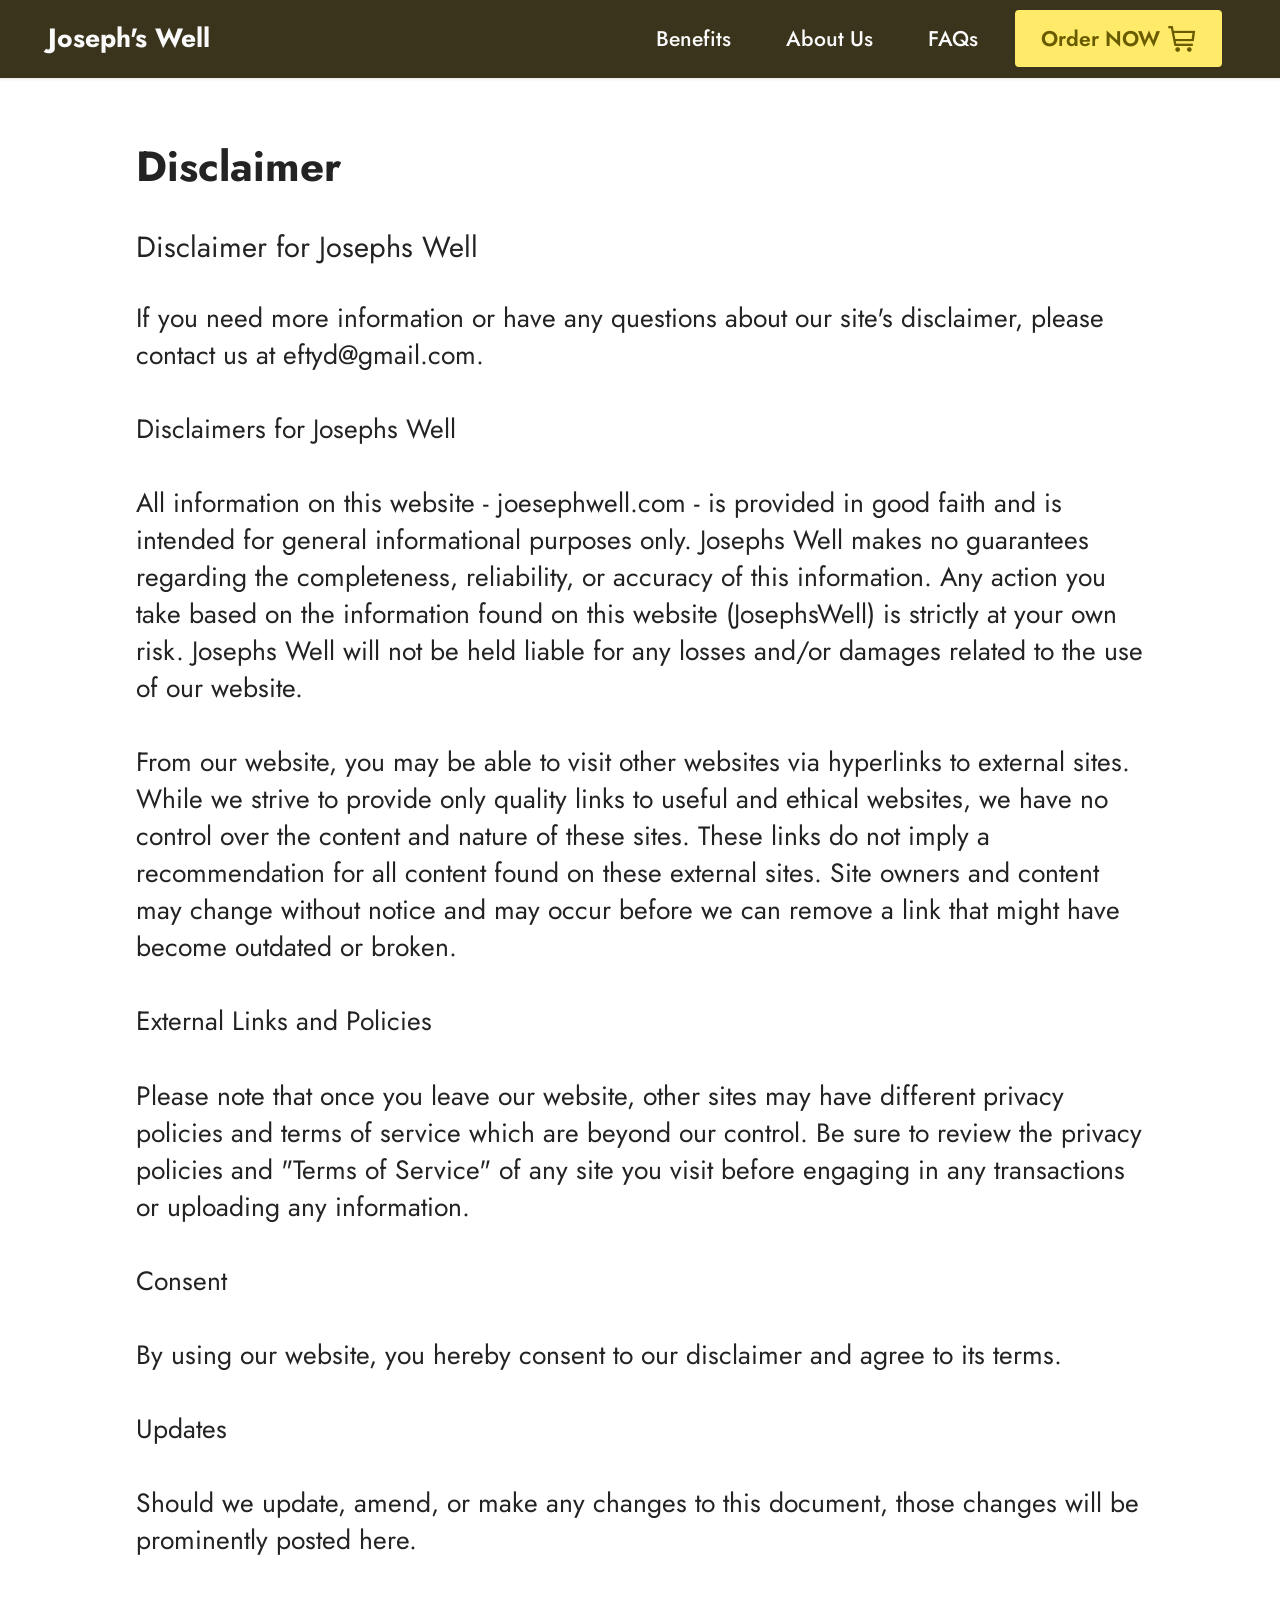
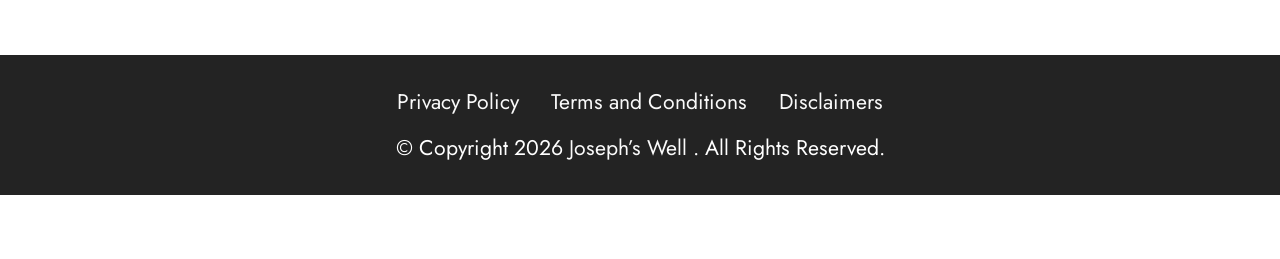
<file: Disclaimer.html>
<!DOCTYPE html>
<html  >
<head>
  <!-- Site made with Mobirise Website Builder v6.1.4, https://mobirise.com -->
  <meta charset="UTF-8">
  <meta http-equiv="X-UA-Compatible" content="IE=edge">
  <meta name="generator" content="Mobirise v6.1.4, mobirise.com">
  <meta name="viewport" content="width=device-width, initial-scale=1, minimum-scale=1">
  <link rel="shortcut icon" href="/assets/images/joesephswell-1.webp" type="image/x-icon">
  <meta name="description" content="Disclaimer for Joseph’s Well">
  
  
  <title>Disclaimer</title>
  <link rel="stylesheet" href="/assets/web/assets/mobirise-icons2/mobirise2.css">
  <link rel="stylesheet" href="/assets/bootstrap/css/bootstrap.min.css">
  <link rel="stylesheet" href="/assets/animatecss/animate.css">
  <link rel="stylesheet" href="/assets/dropdown/css/style.css">
  <link rel="stylesheet" href="/assets/socicon/css/styles.css">
  <link rel="stylesheet" href="/assets/theme/css/style.css">
  <link rel="preload" href="https://fonts.googleapis.com/css?family=Jost:100,200,300,400,500,600,700,800,900,100i,200i,300i,400i,500i,600i,700i,800i,900i&display=swap" as="style" onload="this.onload=null;this.rel='stylesheet'">
  <noscript><link rel="stylesheet" href="https://fonts.googleapis.com/css?family=Jost:100,200,300,400,500,600,700,800,900,100i,200i,300i,400i,500i,600i,700i,800i,900i&display=swap"></noscript>
  <link rel="preload" as="style" href="/assets/mobirise/css/mbr-additional.css?v=P0l91K"><link rel="stylesheet" href="/assets/mobirise/css/mbr-additional.css?v=P0l91K" type="text/css">

  
  
  
</head>
<body>
  
  <section data-bs-version="5.1" class="menu menu2 cid-tLcIcNEty3" once="menu" id="menu2-h">
    
    <nav class="navbar navbar-dropdown navbar-fixed-top navbar-expand-lg">
        <div class="container">
            <div class="navbar-brand">
                
                <span class="navbar-caption-wrap"><a class="navbar-caption text-white text-primary display-7">Joseph's Well&nbsp;<br></a></span>
            </div>
            <button class="navbar-toggler" type="button" data-toggle="collapse" data-bs-toggle="collapse" data-target="#navbarSupportedContent" data-bs-target="#navbarSupportedContent" aria-controls="navbarNavAltMarkup" aria-expanded="false" aria-label="Toggle navigation">
                <div class="hamburger">
                    <span></span>
                    <span></span>
                    <span></span>
                    <span></span>
                </div>
            </button>
            <div class="collapse navbar-collapse" id="navbarSupportedContent">
                <ul class="navbar-nav nav-dropdown" data-app-modern-menu="true"><li class="nav-item"><a class="nav-link link text-white text-primary display-4" href="index.html#content4-3p">Benefits</a></li>
                    <li class="nav-item"><a class="nav-link link text-white text-primary display-4" href="index.html#content4-3">About Us</a></li><li class="nav-item"><a class="nav-link link text-white text-primary display-4" href="index.html#list01-3c">FAQs</a></li></ul>
                
                <div class="navbar-buttons mbr-section-btn"><a class="btn btn-primary display-4" href="https://e31dceh5oryjfp1t7qdhljdr3a.hop.clickbank.net/?&traffic_source=org"><span class="mobi-mbri mobi-mbri-shopping-cart mbr-iconfont mbr-iconfont-btn"></span>Order NOW</a></div>
            </div>
        </div>
    </nav>
</section>

<section data-bs-version="5.1" class="content5 cid-tLGcNcCPOQ" id="content5-1g">
    
    <div class="container">
        <div class="row justify-content-center">
            <div class="col-md-12 col-lg-10">
                <h3 class="mbr-section-title mbr-fonts-style mb-4 display-2">
                    <strong>Disclaimer</strong></h3>
                <h4 class="mbr-section-subtitle mbr-fonts-style mb-4 display-5">
                    Disclaimer for Josephs Well</h4>
                <p class="mbr-text mbr-fonts-style display-7">If you need more information or have any questions about our site's disclaimer, please contact us at eftyd@gmail.com.<br><br>Disclaimers for Josephs Well<br><br>All information on this website - joesephwell.com - is provided in good faith and is intended for general informational purposes only. Josephs Well makes no guarantees regarding the completeness, reliability, or accuracy of this information. Any action you take based on the information found on this website (JosephsWell) is strictly at your own risk. Josephs Well will not be held liable for any losses and/or damages related to the use of our website.<br><br>From our website, you may be able to visit other websites via hyperlinks to external sites. While we strive to provide only quality links to useful and ethical websites, we have no control over the content and nature of these sites. These links do not imply a recommendation for all content found on these external sites. Site owners and content may change without notice and may occur before we can remove a link that might have become outdated or broken.<br><br>External Links and Policies<br><br>Please note that once you leave our website, other sites may have different privacy policies and terms of service which are beyond our control. Be sure to review the privacy policies and "Terms of Service" of any site you visit before engaging in any transactions or uploading any information.<br><br>Consent<br><br>By using our website, you hereby consent to our disclaimer and agree to its terms.<br><br>Updates<br><br>Should we update, amend, or make any changes to this document, those changes will be prominently posted here.<br></p>
            </div>
        </div>
    </div>
</section>

<section data-bs-version="5.1" class="footer3 cid-tLcIcOmdx2" once="footers" id="footer3-i">

    

    

    <div class="container">
        <div class="media-container-row align-center mbr-white">
            <div class="row row-links">
                <ul class="foot-menu">
                    
                    
                    
                    
                    
                <li class="foot-menu-item mbr-fonts-style display-4"><a href="PrivacyPolicy.html" class="text-white text-primary">Privacy Policy</a></li><li class="foot-menu-item mbr-fonts-style display-4"><a href="Terms-And-Conditions.html" class="text-white text-primary">Terms and Conditions</a></li><li class="foot-menu-item mbr-fonts-style display-4"><a href="Disclaimer.html" class="text-white text-primary">Disclaimers</a></li></ul>
            </div>
            
            <div class="row row-copirayt">
                <p class="mbr-text mb-0 mbr-fonts-style mbr-white align-center display-4">© Copyright 2026 <a href="https://joesephwell.com" class="text-white">Joseph’s Well</a> .&nbsp;All Rights Reserved.</p>
            </div>
        </div>
    </div>
</section><section class="display-7" style="padding: 0;align-items: center;justify-content: center;flex-wrap: wrap;    align-content: center;display: flex;position: relative;height: 4rem;"><a href="https://mobiri.se/4233405" style="flex: 1 1;height: 4rem;position: absolute;width: 100%;z-index: 1;"><img alt="" style="height: 4rem;" src="[data-uri]"></a><p style="margin: 0;text-align: center;" class="display-7">&#8204;</p><a style="z-index:1" href="https://mobirise.com/drag-drop-website-builder.html">Drag and Drop Website Builder</a></section><script src="/assets/bootstrap/js/bootstrap.bundle.min.js"></script>  <script src="/assets/smoothscroll/smooth-scroll.js"></script>  <script src="/assets/ytplayer/index.js"></script>  <script src="/assets/dropdown/js/navbar-dropdown.js"></script>  <script src="/assets/theme/js/script.js"></script>  
  
  
 <div id="scrollToTop" class="scrollToTop mbr-arrow-up"><a style="text-align: center;"><i class="mbr-arrow-up-icon mbr-arrow-up-icon-cm cm-icon cm-icon-smallarrow-up"></i></a></div>
    <input name="animation" type="hidden">
  </body>
</html>
</file>
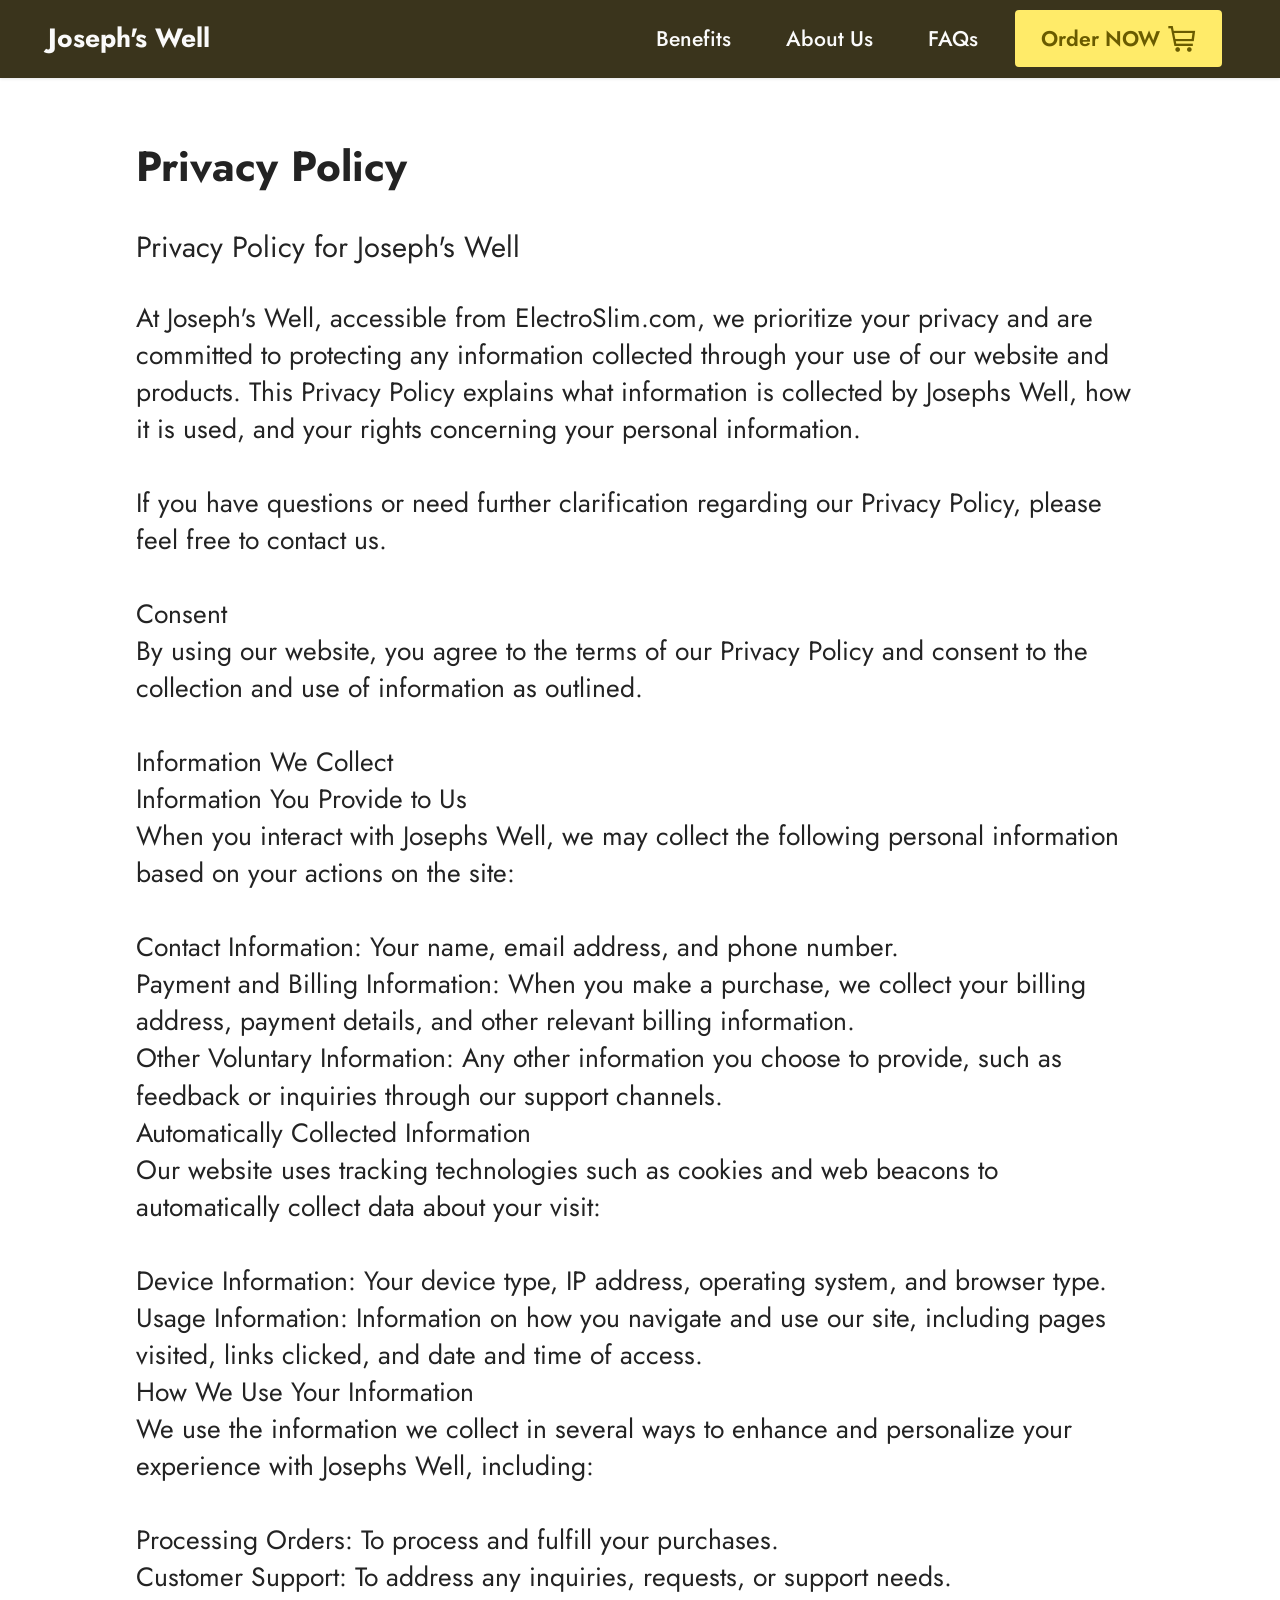
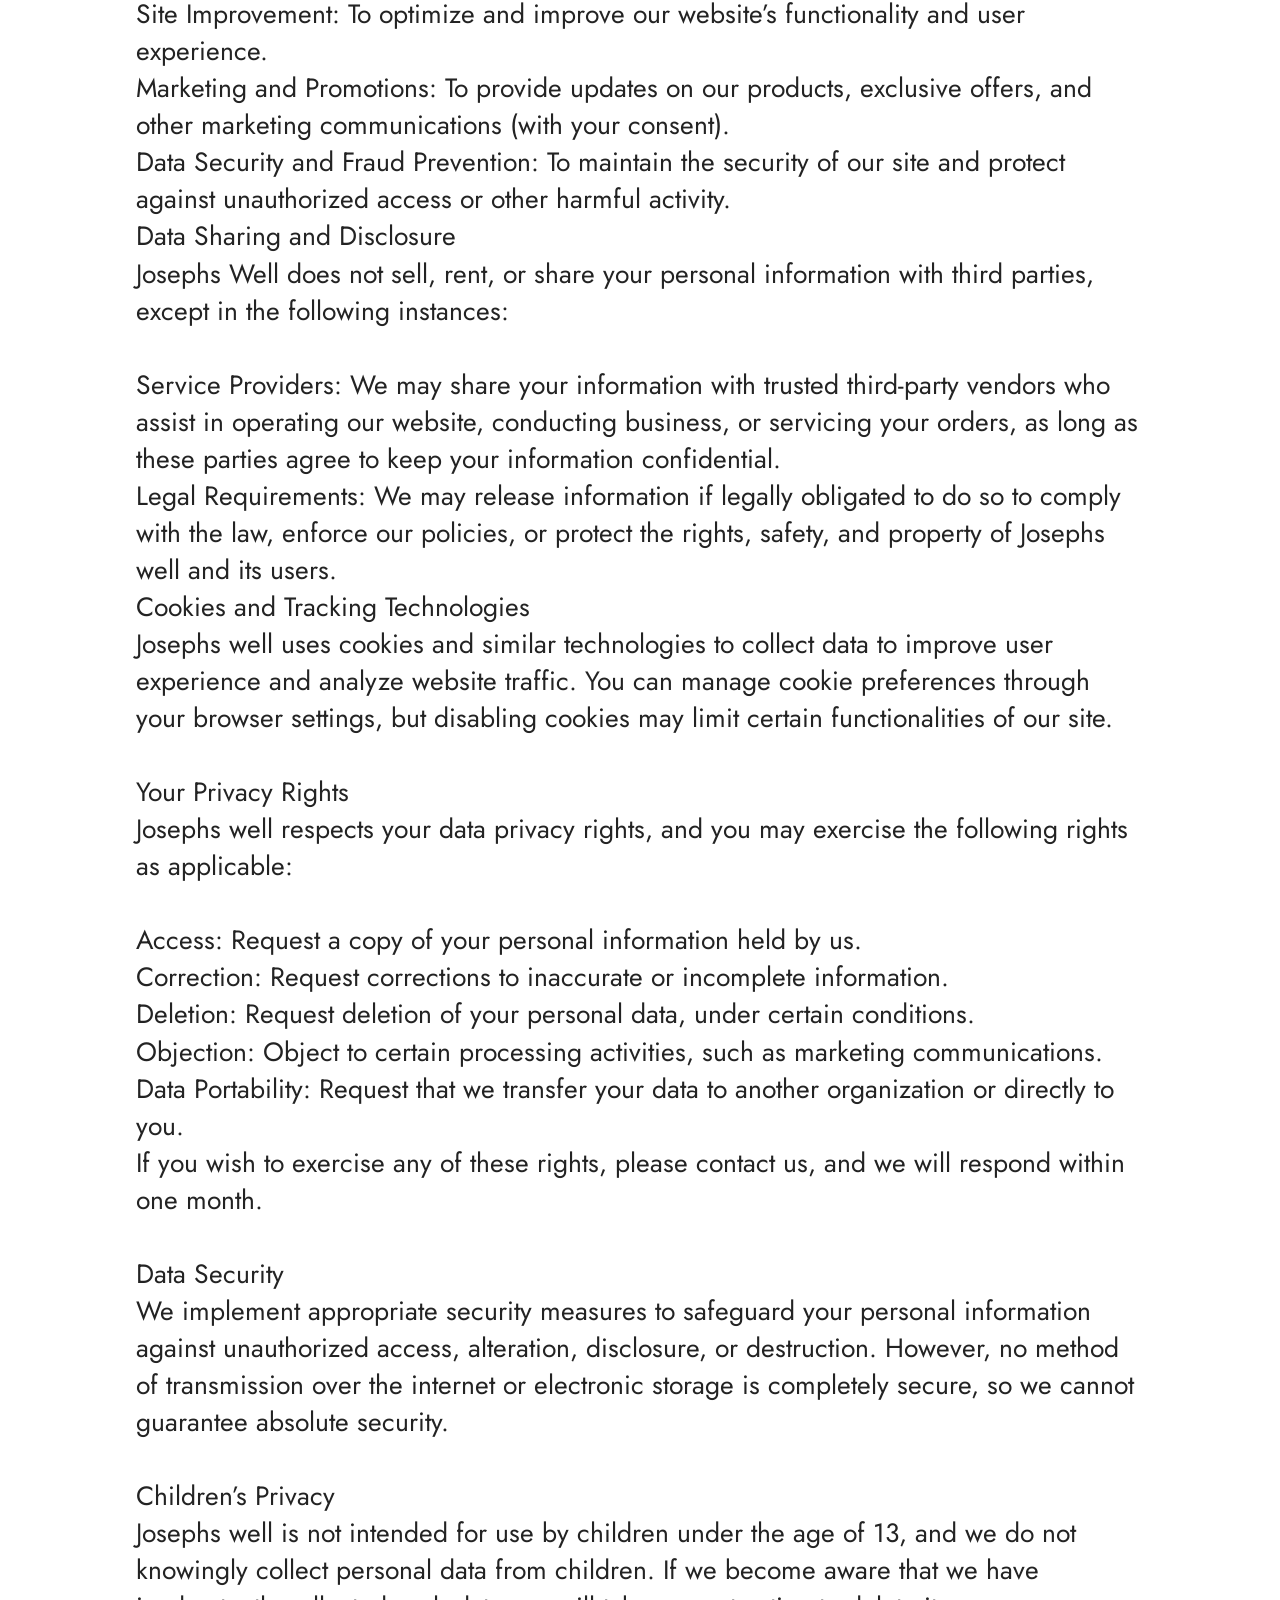
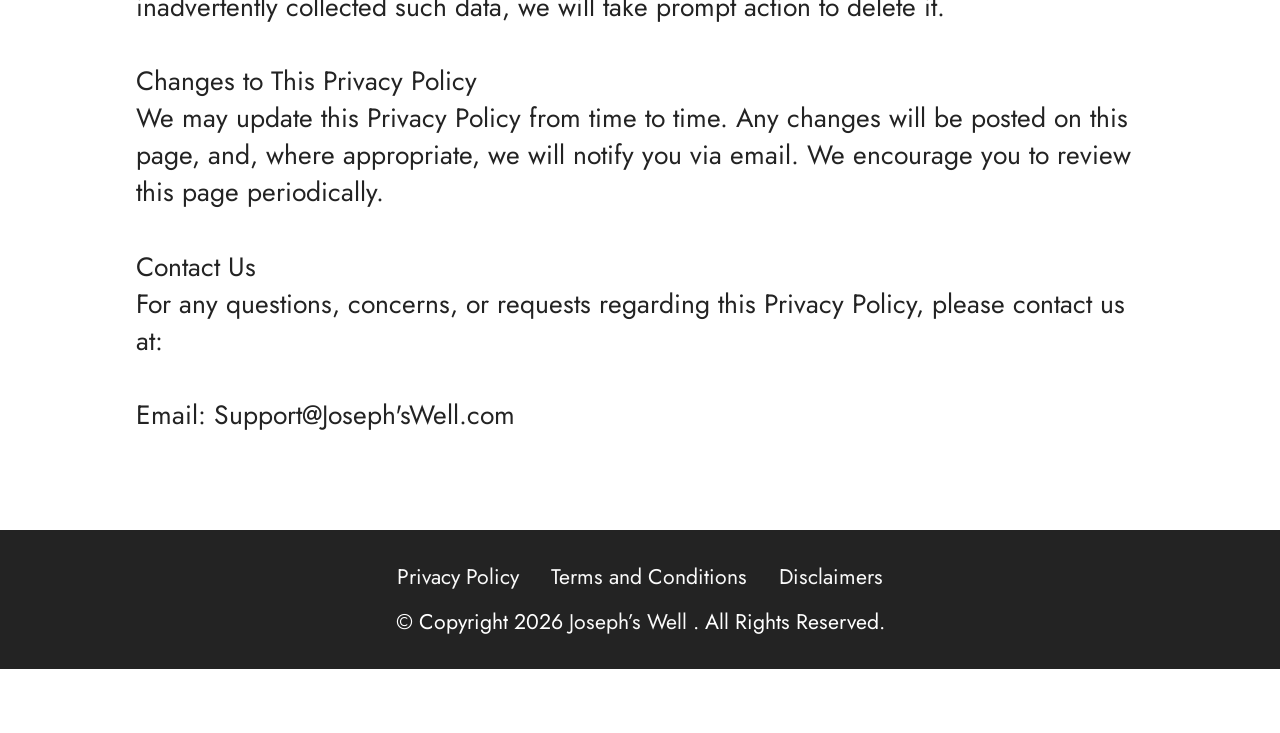
<file: Privacy-Policy.html>
<!DOCTYPE html>
<html  >
<head>
  <!-- Site made with Mobirise Website Builder v6.1.4, https://mobirise.com -->
  <meta charset="UTF-8">
  <meta http-equiv="X-UA-Compatible" content="IE=edge">
  <meta name="generator" content="Mobirise v6.1.4, mobirise.com">
  <meta name="viewport" content="width=device-width, initial-scale=1, minimum-scale=1">
  <link rel="shortcut icon" href="/assets/images/joesephswell-1.webp" type="image/x-icon">
  <meta name="description" content="Privacy Policy for Joseph’s Well">
  
  
  <title>PrivacyPolicy</title>
  <link rel="stylesheet" href="/assets/web/assets/mobirise-icons2/mobirise2.css">
  <link rel="stylesheet" href="/assets/bootstrap/css/bootstrap.min.css">
  <link rel="stylesheet" href="/assets/animatecss/animate.css">
  <link rel="stylesheet" href="/assets/dropdown/css/style.css">
  <link rel="stylesheet" href="/assets/socicon/css/styles.css">
  <link rel="stylesheet" href="/assets/theme/css/style.css">
  <link rel="preload" href="https://fonts.googleapis.com/css?family=Jost:100,200,300,400,500,600,700,800,900,100i,200i,300i,400i,500i,600i,700i,800i,900i&display=swap" as="style" onload="this.onload=null;this.rel='stylesheet'">
  <noscript><link rel="stylesheet" href="https://fonts.googleapis.com/css?family=Jost:100,200,300,400,500,600,700,800,900,100i,200i,300i,400i,500i,600i,700i,800i,900i&display=swap"></noscript>
  <link rel="preload" as="style" href="/assets/mobirise/css/mbr-additional.css?v=tWnl61"><link rel="stylesheet" href="/assets/mobirise/css/mbr-additional.css?v=tWnl61" type="text/css">

  
  
  
</head>
<body>
  
  <section data-bs-version="5.1" class="menu menu2 cid-tLclnOs7BI" once="menu" id="menu2-f">
    
    <nav class="navbar navbar-dropdown navbar-fixed-top navbar-expand-lg">
        <div class="container">
            <div class="navbar-brand">
                
                <span class="navbar-caption-wrap"><a class="navbar-caption text-white text-primary display-7">Joseph's Well&nbsp;<br></a></span>
            </div>
            <button class="navbar-toggler" type="button" data-toggle="collapse" data-bs-toggle="collapse" data-target="#navbarSupportedContent" data-bs-target="#navbarSupportedContent" aria-controls="navbarNavAltMarkup" aria-expanded="false" aria-label="Toggle navigation">
                <div class="hamburger">
                    <span></span>
                    <span></span>
                    <span></span>
                    <span></span>
                </div>
            </button>
            <div class="collapse navbar-collapse" id="navbarSupportedContent">
                <ul class="navbar-nav nav-dropdown" data-app-modern-menu="true"><li class="nav-item"><a class="nav-link link text-white text-primary display-4" href="index.html#content4-3p">Benefits</a></li>
                    <li class="nav-item"><a class="nav-link link text-white text-primary display-4" href="index.html#content4-3">About Us</a></li><li class="nav-item"><a class="nav-link link text-white text-primary display-4" href="index.html#list01-3c">FAQs</a></li></ul>
                
                <div class="navbar-buttons mbr-section-btn"><a class="btn btn-primary display-4" href="https://e31dceh5oryjfp1t7qdhljdr3a.hop.clickbank.net/?&traffic_source=org"><span class="mobi-mbri mobi-mbri-shopping-cart mbr-iconfont mbr-iconfont-btn"></span>Order NOW</a></div>
            </div>
        </div>
    </nav>
</section>

<section data-bs-version="5.1" class="content5 cid-tLGbBzduJA" id="content5-1f">
    
    <div class="container-fluid">
        <div class="row justify-content-center">
            <div class="col-md-12 col-lg-10">
                <h3 class="mbr-section-title mbr-fonts-style mb-4 display-2">
                    <strong>Privacy Policy</strong></h3>
                <h4 class="mbr-section-subtitle mbr-fonts-style mb-4 display-5">Privacy Policy for Joseph's Well</h4>
                <p class="mbr-text mbr-fonts-style display-7">At Joseph's Well, accessible from ElectroSlim.com, we prioritize your privacy and are committed to protecting any information collected through your use of our website and products. This Privacy Policy explains what information is collected by Josephs Well, how it is used, and your rights concerning your personal information.<br><br>If you have questions or need further clarification regarding our Privacy Policy, please feel free to contact us.<br><br>Consent<br>By using our website, you agree to the terms of our Privacy Policy and consent to the collection and use of information as outlined.<br><br>Information We Collect<br>Information You Provide to Us<br>When you interact with Josephs Well, we may collect the following personal information based on your actions on the site:<br><br>Contact Information: Your name, email address, and phone number.<br>Payment and Billing Information: When you make a purchase, we collect your billing address, payment details, and other relevant billing information.<br>Other Voluntary Information: Any other information you choose to provide, such as feedback or inquiries through our support channels.<br>Automatically Collected Information<br>Our website uses tracking technologies such as cookies and web beacons to automatically collect data about your visit:<br><br>Device Information: Your device type, IP address, operating system, and browser type.<br>Usage Information: Information on how you navigate and use our site, including pages visited, links clicked, and date and time of access.<br>How We Use Your Information<br>We use the information we collect in several ways to enhance and personalize your experience with Josephs Well, including:<br><br>Processing Orders: To process and fulfill your purchases.<br>Customer Support: To address any inquiries, requests, or support needs.<br>Site Improvement: To optimize and improve our website’s functionality and user experience.<br>Marketing and Promotions: To provide updates on our products, exclusive offers, and other marketing communications (with your consent).<br>Data Security and Fraud Prevention: To maintain the security of our site and protect against unauthorized access or other harmful activity.<br>Data Sharing and Disclosure<br>Josephs Well does not sell, rent, or share your personal information with third parties, except in the following instances:<br><br>Service Providers: We may share your information with trusted third-party vendors who assist in operating our website, conducting business, or servicing your orders, as long as these parties agree to keep your information confidential.<br>Legal Requirements: We may release information if legally obligated to do so to comply with the law, enforce our policies, or protect the rights, safety, and property of Josephs well and its users.<br>Cookies and Tracking Technologies<br>Josephs well uses cookies and similar technologies to collect data to improve user experience and analyze website traffic. You can manage cookie preferences through your browser settings, but disabling cookies may limit certain functionalities of our site.<br><br>Your Privacy Rights<br>Josephs well respects your data privacy rights, and you may exercise the following rights as applicable:<br><br>Access: Request a copy of your personal information held by us.<br>Correction: Request corrections to inaccurate or incomplete information.<br>Deletion: Request deletion of your personal data, under certain conditions.<br>Objection: Object to certain processing activities, such as marketing communications.<br>Data Portability: Request that we transfer your data to another organization or directly to you.<br>If you wish to exercise any of these rights, please contact us, and we will respond within one month.<br><br>Data Security<br>We implement appropriate security measures to safeguard your personal information against unauthorized access, alteration, disclosure, or destruction. However, no method of transmission over the internet or electronic storage is completely secure, so we cannot guarantee absolute security.<br><br>Children’s Privacy<br>Josephs well is not intended for use by children under the age of 13, and we do not knowingly collect personal data from children. If we become aware that we have inadvertently collected such data, we will take prompt action to delete it.<br><br>Changes to This Privacy Policy<br>We may update this Privacy Policy from time to time. Any changes will be posted on this page, and, where appropriate, we will notify you via email. We encourage you to review this page periodically.<br><br>Contact Us<br>For any questions, concerns, or requests regarding this Privacy Policy, please contact us at:<br><br>Email: Support@Joseph'sWell.com<br></p>
            </div>
        </div>
    </div>
</section>

<section data-bs-version="5.1" class="footer3 cid-tLcGI6bA0p" once="footers" id="footer3-g">

    

    

    <div class="container">
        <div class="media-container-row align-center mbr-white">
            <div class="row row-links">
                <ul class="foot-menu">
                    
                    
                    
                    
                    
                <li class="foot-menu-item mbr-fonts-style display-4"><a href="PrivacyPolicy.html" class="text-white text-primary">Privacy Policy</a></li><li class="foot-menu-item mbr-fonts-style display-4"><a href="Terms-And-Conditions.html" class="text-white text-primary">Terms and Conditions</a></li><li class="foot-menu-item mbr-fonts-style display-4"><a href="Disclaimer.html" class="text-white text-primary">Disclaimers</a></li></ul>
            </div>
            
            <div class="row row-copirayt">
                <p class="mbr-text mb-0 mbr-fonts-style mbr-white align-center display-4">© Copyright 2026 <a href="https://joesephwell.com" class="text-white">Joseph’s Well</a> .&nbsp;All Rights Reserved.</p>
            </div>
        </div>
    </div>
</section><section class="display-7" style="padding: 0;align-items: center;justify-content: center;flex-wrap: wrap;    align-content: center;display: flex;position: relative;height: 4rem;"><a href="https://mobiri.se/4233405" style="flex: 1 1;height: 4rem;position: absolute;width: 100%;z-index: 1;"><img alt="" style="height: 4rem;" src="[data-uri]"></a><p style="margin: 0;text-align: center;" class="display-7">&#8204;</p><a style="z-index:1" href="https://mobirise.com/builder/no-code-website-builder.html">No Code Website Builder</a></section><script src="/assets/bootstrap/js/bootstrap.bundle.min.js"></script>  <script src="/assets/smoothscroll/smooth-scroll.js"></script>  <script src="/assets/ytplayer/index.js"></script>  <script src="/assets/dropdown/js/navbar-dropdown.js"></script>  <script src="/assets/theme/js/script.js"></script>  
  
  
 <div id="scrollToTop" class="scrollToTop mbr-arrow-up"><a style="text-align: center;"><i class="mbr-arrow-up-icon mbr-arrow-up-icon-cm cm-icon cm-icon-smallarrow-up"></i></a></div>
    <input name="animation" type="hidden">
  </body>
</html>
</file>
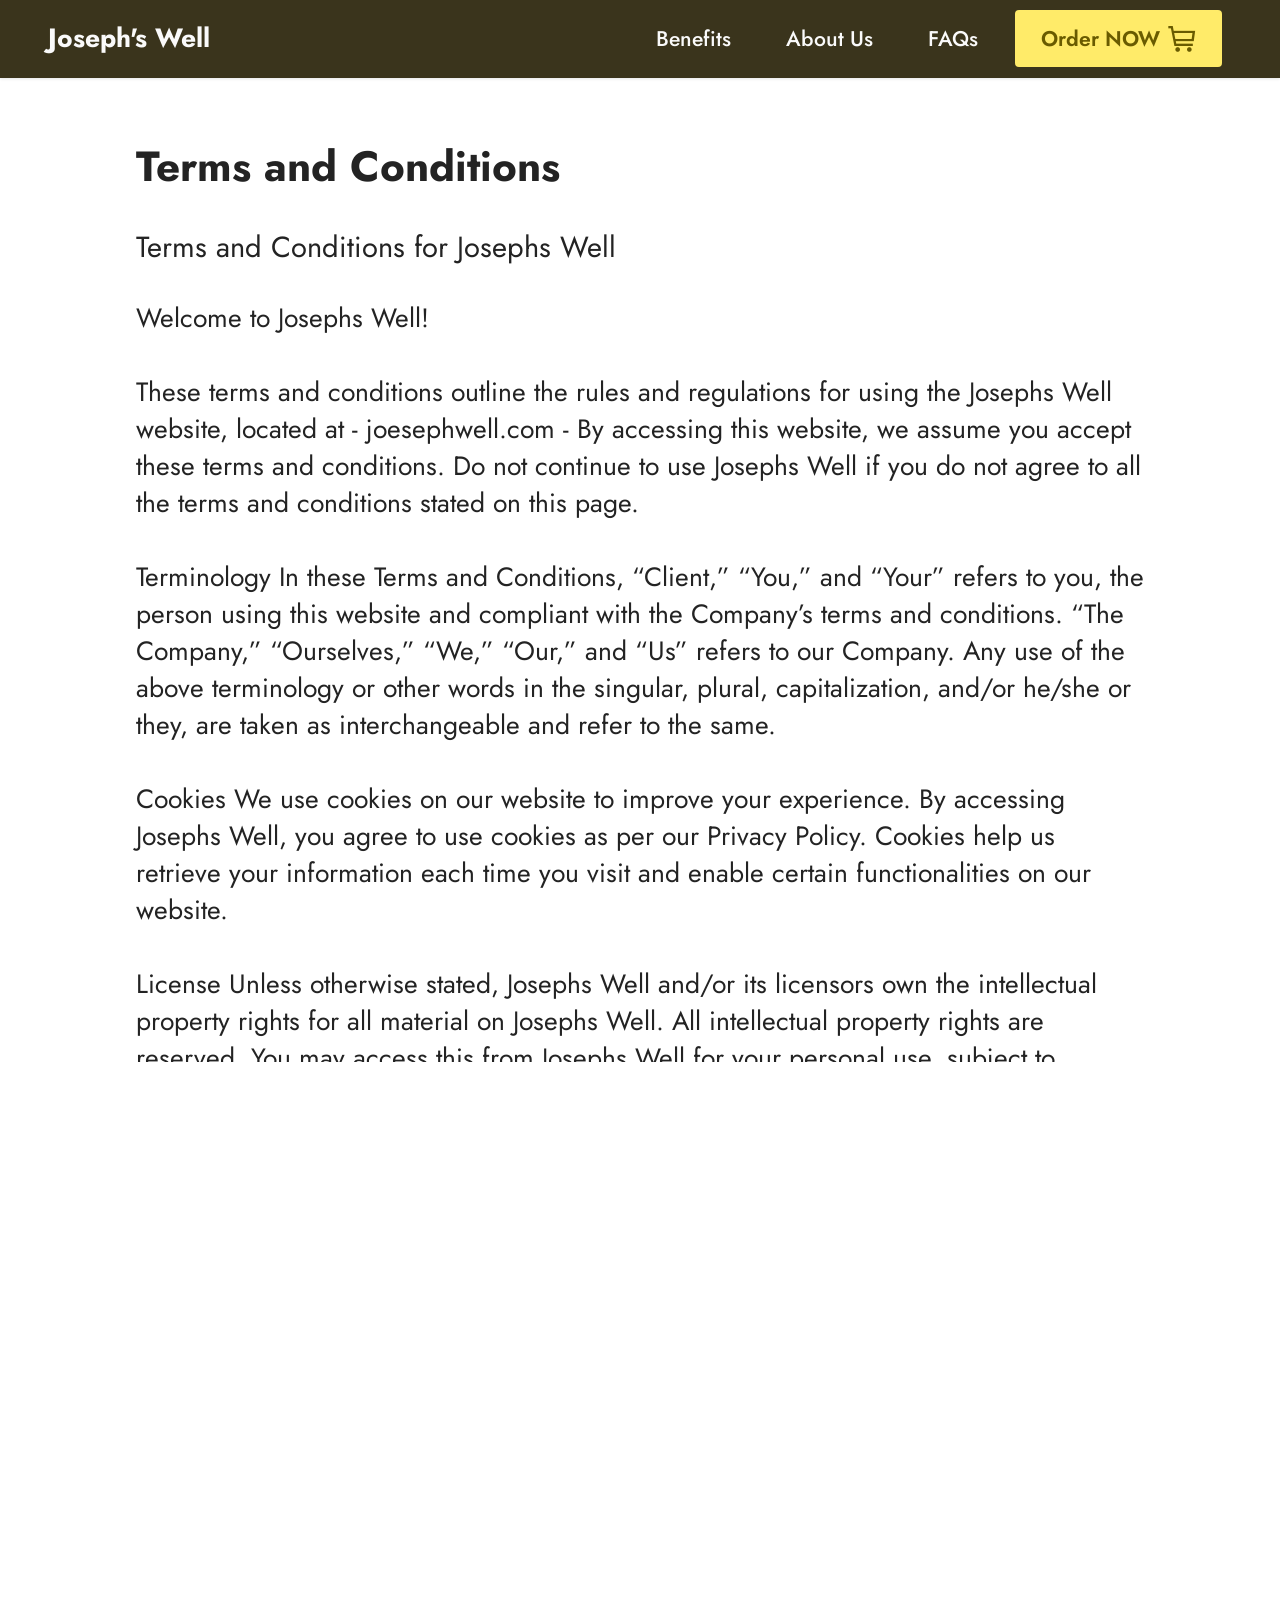
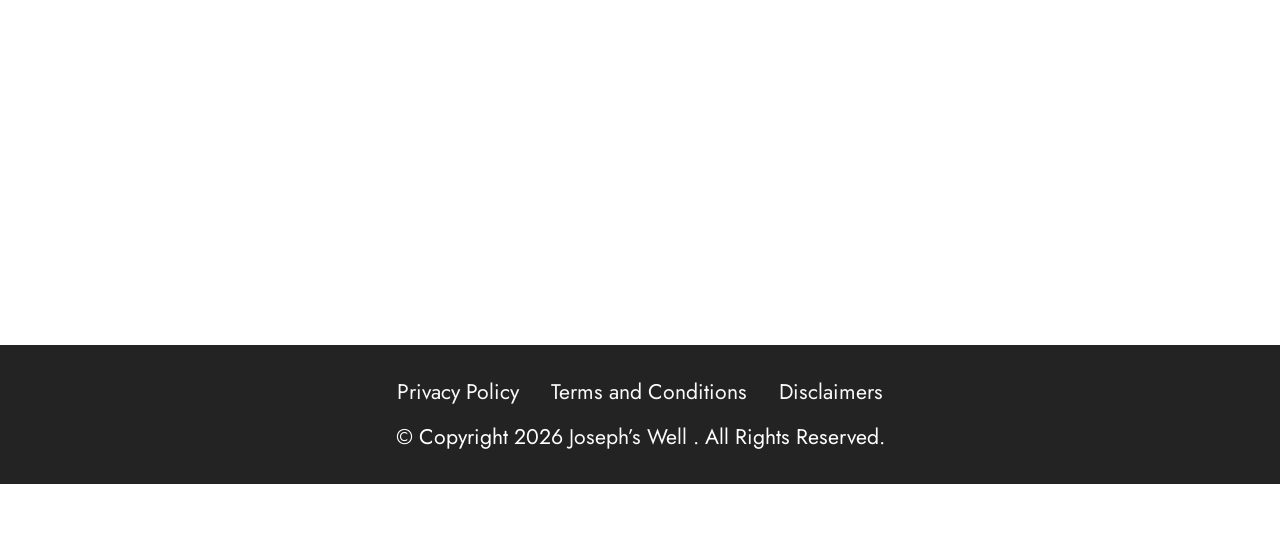
<file: Terms-And-Conditions.html>
<!DOCTYPE html>
<html  >
<head>
  <!-- Site made with Mobirise Website Builder v6.1.4, https://mobirise.com -->
  <meta charset="UTF-8">
  <meta http-equiv="X-UA-Compatible" content="IE=edge">
  <meta name="generator" content="Mobirise v6.1.4, mobirise.com">
  <meta name="twitter:card" content="summary_large_image"/>
  <meta name="twitter:image:src" content="assets/images/Terms-And-Conditions-meta.webp">
  <meta property="og:image" content="assets/images/Terms-And-Conditions-meta.webp">
  <meta name="twitter:title" content="Terms And Conditions">
  <meta name="viewport" content="width=device-width, initial-scale=1, minimum-scale=1">
  <link rel="shortcut icon" href="/assets/images/joesephswell-1.webp" type="image/x-icon">
  <meta name="description" content="Terms And Conditions for Joseph’s Well">
  
  
  <title>Terms And Conditions</title>
  <link rel="stylesheet" href="/assets/web/assets/mobirise-icons2/mobirise2.css">
  <link rel="stylesheet" href="/assets/bootstrap/css/bootstrap.min.css">
  <link rel="stylesheet" href="/assets/animatecss/animate.css">
  <link rel="stylesheet" href="/assets/dropdown/css/style.css">
  <link rel="stylesheet" href="/assets/socicon/css/styles.css">
  <link rel="stylesheet" href="/assets/theme/css/style.css">
  <link rel="preload" href="https://fonts.googleapis.com/css?family=Jost:100,200,300,400,500,600,700,800,900,100i,200i,300i,400i,500i,600i,700i,800i,900i&display=swap" as="style" onload="this.onload=null;this.rel='stylesheet'">
  <noscript><link rel="stylesheet" href="https://fonts.googleapis.com/css?family=Jost:100,200,300,400,500,600,700,800,900,100i,200i,300i,400i,500i,600i,700i,800i,900i&display=swap"></noscript>
  <link rel="preload" as="style" href="/assets/mobirise/css/mbr-additional.css?v=1nOa5u"><link rel="stylesheet" href="/assets/mobirise/css/mbr-additional.css?v=1nOa5u" type="text/css">

  
  
  
</head>
<body>
  
  <section data-bs-version="5.1" class="menu menu2 cid-tLcIgUkpyM" once="menu" id="menu2-j">
    
    <nav class="navbar navbar-dropdown navbar-fixed-top navbar-expand-lg">
        <div class="container">
            <div class="navbar-brand">
                
                <span class="navbar-caption-wrap"><a class="navbar-caption text-white text-primary display-7">Joseph's Well&nbsp;<br></a></span>
            </div>
            <button class="navbar-toggler" type="button" data-toggle="collapse" data-bs-toggle="collapse" data-target="#navbarSupportedContent" data-bs-target="#navbarSupportedContent" aria-controls="navbarNavAltMarkup" aria-expanded="false" aria-label="Toggle navigation">
                <div class="hamburger">
                    <span></span>
                    <span></span>
                    <span></span>
                    <span></span>
                </div>
            </button>
            <div class="collapse navbar-collapse" id="navbarSupportedContent">
                <ul class="navbar-nav nav-dropdown" data-app-modern-menu="true"><li class="nav-item"><a class="nav-link link text-white text-primary display-4" href="index.html#content4-3p">Benefits</a></li>
                    <li class="nav-item"><a class="nav-link link text-white text-primary display-4" href="index.html#content4-3">About Us</a></li><li class="nav-item"><a class="nav-link link text-white text-primary display-4" href="index.html#list01-3c">FAQs</a></li></ul>
                
                <div class="navbar-buttons mbr-section-btn"><a class="btn btn-primary display-4" href="https://e31dceh5oryjfp1t7qdhljdr3a.hop.clickbank.net/?&traffic_source=org"><span class="mobi-mbri mobi-mbri-shopping-cart mbr-iconfont mbr-iconfont-btn"></span>Order NOW</a></div>
            </div>
        </div>
    </nav>
</section>

<section data-bs-version="5.1" class="content5 cid-tLGdvaL88b" id="content5-1h">
    
    <div class="container">
        <div class="row justify-content-center">
            <div class="col-md-12 col-lg-10">
                <h3 class="mbr-section-title mbr-fonts-style mb-4 display-2"><strong>Terms and Conditions</strong></h3>
                <h4 class="mbr-section-subtitle mbr-fonts-style mb-4 display-5">Terms and Conditions for Josephs Well</h4>
                <p class="mbr-text mbr-fonts-style display-7">Welcome to Josephs Well!<br><br>These terms and conditions outline the rules and regulations for using the Josephs Well website, located at - joesephwell.com - By accessing this website, we assume you accept these terms and conditions. Do not continue to use Josephs Well if you do not agree to all the terms and conditions stated on this page.<br><br>Terminology In these Terms and Conditions, “Client,” “You,” and “Your” refers to you, the person using this website and compliant with the Company’s terms and conditions. “The Company,” “Ourselves,” “We,” “Our,” and “Us” refers to our Company. Any use of the above terminology or other words in the singular, plural, capitalization, and/or he/she or they, are taken as interchangeable and refer to the same.<br><br>Cookies We use cookies on our website to improve your experience. By accessing Josephs Well, you agree to use cookies as per our Privacy Policy. Cookies help us retrieve your information each time you visit and enable certain functionalities on our website.<br><br>License Unless otherwise stated, Josephs Well and/or its licensors own the intellectual property rights for all material on Josephs Well. All intellectual property rights are reserved. You may access this from Josephs Well for your personal use, subject to restrictions set in these terms and conditions.<br><br>You must not:<br><br>Republish material from JosephsWell<br>Sell, rent, or sub-license material from JosephsWell<br>Reproduce, duplicate, or copy material from JosephsWell<br>Redistribute content from JosephsWell without permission<br>User Comments and Content Our website may allow users to post and exchange opinions and information. JosephsWell does not filter, edit, or review Comments before their presence on the website. Comments do not reflect the views of JosephsWell or its agents/affiliates. JosephsWell will not be liable for the Comments or any liability resulting from them.<br><br>We reserve the right to monitor Comments and remove those that are deemed inappropriate, offensive, or violate these Terms and Conditions. By posting comments, you agree:<br><br>You own the necessary rights to post the Comments.<br>Comments do not infringe on any third-party intellectual property rights.<br>Comments do not contain defamatory, libelous, offensive, or unlawful content.<br>Hyperlinking to Our Content Certain organizations may link to our Website without prior written approval:<br><br>Government agencies<br>Search engines<br>News organizations<br>Accredited businesses<br>We may consider other link requests from various organizations. Approved entities may hyperlink to our website, provided it is not deceptive and does not falsely imply sponsorship or endorsement.<br><br>Content Liability We are not responsible for any content appearing on third-party sites that link to our Website. You agree to protect and defend us against all claims arising from your Website. No link(s) should appear on any website that may be considered libelous, obscene, or criminal, or that violates any third-party rights.<br><br>Reservation of Rights We reserve the right to request that you remove any or all links to our website. By continuing to link to our Website, you agree to be bound by these linking terms and conditions.<br><br>Removal of Links from Our Website If you find any link on our website offensive, please inform us. We will consider requests to remove links, but we are not obligated to do so or to respond directly.<br><br>Limitation of Liability To the fullest extent permitted by law, JosephsWell excludes all warranties and conditions related to our website and the use of this website. Nothing in this disclaimer will:<br><br>Limit or exclude our or your liability for death or personal injury.<br>Limit or exclude our or your liability for fraud.<br>Exclude any liabilities that cannot be excluded by law.<br>The limitations and prohibitions of liability in this Section govern all liabilities arising under the disclaimer, including those in contract, tort, and for breach of statutory duty.<br><br>Disclaimer The information provided on this website is for general information purposes only. JosephsWell is not liable for any loss or damage incurred from using the website or its content.<br><br>Changes to These Terms We may revise these terms at any time. By continuing to use the website, you agree to abide by the current Terms and Conditions.<br><br>If you have any questions regarding these Terms and Conditions, please contact us at efty@gmail.com.</p>
            </div>
        </div>
    </div>
</section>

<section data-bs-version="5.1" class="footer3 cid-tLcIgUCFB9" once="footers" id="footer3-k">

    

    

    <div class="container">
        <div class="media-container-row align-center mbr-white">
            <div class="row row-links">
                <ul class="foot-menu">
                    
                    
                    
                    
                    
                <li class="foot-menu-item mbr-fonts-style display-4"><a href="PrivacyPolicy.html" class="text-white text-primary">Privacy Policy</a></li><li class="foot-menu-item mbr-fonts-style display-4"><a href="Terms-And-Conditions.html" class="text-white text-primary">Terms and Conditions</a></li><li class="foot-menu-item mbr-fonts-style display-4"><a href="Disclaimer.html" class="text-white text-primary">Disclaimers</a></li></ul>
            </div>
            
            <div class="row row-copirayt">
                <p class="mbr-text mb-0 mbr-fonts-style mbr-white align-center display-4">© Copyright 2026 <a href="https://joesephwell.com" class="text-white">Joseph’s Well</a> .&nbsp;All Rights Reserved.</p>
            </div>
        </div>
    </div>
</section><section class="display-7" style="padding: 0;align-items: center;justify-content: center;flex-wrap: wrap;    align-content: center;display: flex;position: relative;height: 4rem;"><a href="https://mobiri.se/4233405" style="flex: 1 1;height: 4rem;position: absolute;width: 100%;z-index: 1;"><img alt="" style="height: 4rem;" src="[data-uri]"></a><p style="margin: 0;text-align: center;" class="display-7">&#8204;</p><a style="z-index:1" href="https://mobirise.com/offline-website-builder.html">Offline Website Software</a></section><script src="/assets/bootstrap/js/bootstrap.bundle.min.js"></script>  <script src="/assets/smoothscroll/smooth-scroll.js"></script>  <script src="/assets/ytplayer/index.js"></script>  <script src="/assets/dropdown/js/navbar-dropdown.js"></script>  <script src="/assets/theme/js/script.js"></script>  
  
  
 <div id="scrollToTop" class="scrollToTop mbr-arrow-up"><a style="text-align: center;"><i class="mbr-arrow-up-icon mbr-arrow-up-icon-cm cm-icon cm-icon-smallarrow-up"></i></a></div>
    <input name="animation" type="hidden">
  </body>
</html>
</file>
<file: assets/web/assets/mobirise-icons2/mobirise2.css>
@font-face {
  font-family: 'Moririse2';
  font-display: swap;
  src:  url('mobirise2.eot?f2bix4');
  src:  url('mobirise2.eot?f2bix4#iefix') format('embedded-opentype'),
    url('mobirise2.ttf?f2bix4') format('truetype'),
    url('mobirise2.woff?f2bix4') format('woff'),
    url('mobirise2.svg?f2bix4#mobirise2') format('svg');
  font-weight: normal;
  font-style: normal;
}

[class^="mobi-"], [class*=" mobi-"] {
  /* use !important to prevent issues with browser extensions that change fonts */
  font-family: 'Moririse2' !important;
  speak: none;
  font-style: normal;
  font-weight: normal;
  font-variant: normal;
  text-transform: none;
  line-height: 1;

  /* Better Font Rendering =========== */
  -webkit-font-smoothing: antialiased;
  -moz-osx-font-smoothing: grayscale;
}

.mobi-mbri-add-submenu:before {
  content: "\e900";
}
.mobi-mbri-alert:before {
  content: "\e901";
}
.mobi-mbri-align-center:before {
  content: "\e902";
}
.mobi-mbri-align-justify:before {
  content: "\e903";
}
.mobi-mbri-align-left:before {
  content: "\e904";
}
.mobi-mbri-align-right:before {
  content: "\e905";
}
.mobi-mbri-android:before {
  content: "\e906";
}
.mobi-mbri-apple:before {
  content: "\e907";
}
.mobi-mbri-arrow-down:before {
  content: "\e908";
}
.mobi-mbri-arrow-next:before {
  content: "\e909";
}
.mobi-mbri-arrow-prev:before {
  content: "\e90a";
}
.mobi-mbri-arrow-up:before {
  content: "\e90b";
}
.mobi-mbri-bold:before {
  content: "\e90c";
}
.mobi-mbri-bookmark:before {
  content: "\e90d";
}
.mobi-mbri-bootstrap:before {
  content: "\e90e";
}
.mobi-mbri-briefcase:before {
  content: "\e90f";
}
.mobi-mbri-browse:before {
  content: "\e910";
}
.mobi-mbri-bulleted-list:before {
  content: "\e911";
}
.mobi-mbri-calendar:before {
  content: "\e912";
}
.mobi-mbri-camera:before {
  content: "\e913";
}
.mobi-mbri-cart-add:before {
  content: "\e914";
}
.mobi-mbri-cart-full:before {
  content: "\e915";
}
.mobi-mbri-cash:before {
  content: "\e916";
}
.mobi-mbri-change-style:before {
  content: "\e917";
}
.mobi-mbri-chat:before {
  content: "\e918";
}
.mobi-mbri-clock:before {
  content: "\e919";
}
.mobi-mbri-close:before {
  content: "\e91a";
}
.mobi-mbri-cloud:before {
  content: "\e91b";
}
.mobi-mbri-code:before {
  content: "\e91c";
}
.mobi-mbri-contact-form:before {
  content: "\e91d";
}
.mobi-mbri-credit-card:before {
  content: "\e91e";
}
.mobi-mbri-cursor-click:before {
  content: "\e91f";
}
.mobi-mbri-cust-feedback:before {
  content: "\e920";
}
.mobi-mbri-database:before {
  content: "\e921";
}
.mobi-mbri-delivery:before {
  content: "\e922";
}
.mobi-mbri-desktop:before {
  content: "\e923";
}
.mobi-mbri-devices:before {
  content: "\e924";
}
.mobi-mbri-down:before {
  content: "\e925";
}
.mobi-mbri-download-2:before {
  content: "\e926";
}
.mobi-mbri-download:before {
  content: "\e927";
}
.mobi-mbri-drag-n-drop-2:before {
  content: "\e928";
}
.mobi-mbri-drag-n-drop:before {
  content: "\e929";
}
.mobi-mbri-edit-2:before {
  content: "\e92a";
}
.mobi-mbri-edit:before {
  content: "\e92b";
}
.mobi-mbri-error:before {
  content: "\e92c";
}
.mobi-mbri-extension:before {
  content: "\e92d";
}
.mobi-mbri-features:before {
  content: "\e92e";
}
.mobi-mbri-file:before {
  content: "\e92f";
}
.mobi-mbri-flag:before {
  content: "\e930";
}
.mobi-mbri-folder:before {
  content: "\e931";
}
.mobi-mbri-gift:before {
  content: "\e932";
}
.mobi-mbri-github:before {
  content: "\e933";
}
.mobi-mbri-globe-2:before {
  content: "\e934";
}
.mobi-mbri-globe:before {
  content: "\e935";
}
.mobi-mbri-growing-chart:before {
  content: "\e936";
}
.mobi-mbri-hearth:before {
  content: "\e937";
}
.mobi-mbri-help:before {
  content: "\e938";
}
.mobi-mbri-home:before {
  content: "\e939";
}
.mobi-mbri-hot-cup:before {
  content: "\e93a";
}
.mobi-mbri-idea:before {
  content: "\e93b";
}
.mobi-mbri-image-gallery:before {
  content: "\e93c";
}
.mobi-mbri-image-slider:before {
  content: "\e93d";
}
.mobi-mbri-info:before {
  content: "\e93e";
}
.mobi-mbri-italic:before {
  content: "\e93f";
}
.mobi-mbri-key:before {
  content: "\e940";
}
.mobi-mbri-laptop:before {
  content: "\e941";
}
.mobi-mbri-layers:before {
  content: "\e942";
}
.mobi-mbri-left-right:before {
  content: "\e943";
}
.mobi-mbri-left:before {
  content: "\e944";
}
.mobi-mbri-letter:before {
  content: "\e945";
}
.mobi-mbri-like:before {
  content: "\e946";
}
.mobi-mbri-link:before {
  content: "\e947";
}
.mobi-mbri-lock:before {
  content: "\e948";
}
.mobi-mbri-login:before {
  content: "\e949";
}
.mobi-mbri-logout:before {
  content: "\e94a";
}
.mobi-mbri-magic-stick:before {
  content: "\e94b";
}
.mobi-mbri-map-pin:before {
  content: "\e94c";
}
.mobi-mbri-menu:before {
  content: "\e94d";
}
.mobi-mbri-mobile-2:before {
  content: "\e94e";
}
.mobi-mbri-mobile-horizontal:before {
  content: "\e94f";
}
.mobi-mbri-mobile:before {
  content: "\e950";
}
.mobi-mbri-mobirise:before {
  content: "\e951";
}
.mobi-mbri-more-horizontal:before {
  content: "\e952";
}
.mobi-mbri-more-vertical:before {
  content: "\e953";
}
.mobi-mbri-music:before {
  content: "\e954";
}
.mobi-mbri-new-file:before {
  content: "\e955";
}
.mobi-mbri-numbered-list:before {
  content: "\e956";
}
.mobi-mbri-opened-folder:before {
  content: "\e957";
}
.mobi-mbri-pages:before {
  content: "\e958";
}
.mobi-mbri-paper-plane:before {
  content: "\e959";
}
.mobi-mbri-paperclip:before {
  content: "\e95a";
}
.mobi-mbri-phone:before {
  content: "\e95b";
}
.mobi-mbri-photo:before {
  content: "\e95c";
}
.mobi-mbri-photos:before {
  content: "\e95d";
}
.mobi-mbri-pin:before {
  content: "\e95e";
}
.mobi-mbri-play:before {
  content: "\e95f";
}
.mobi-mbri-plus:before {
  content: "\e960";
}
.mobi-mbri-preview:before {
  content: "\e961";
}
.mobi-mbri-print:before {
  content: "\e962";
}
.mobi-mbri-protect:before {
  content: "\e963";
}
.mobi-mbri-question:before {
  content: "\e964";
}
.mobi-mbri-quote-left:before {
  content: "\e965";
}
.mobi-mbri-quote-right:before {
  content: "\e966";
}
.mobi-mbri-redo:before {
  content: "\e967";
}
.mobi-mbri-refresh:before {
  content: "\e968";
}
.mobi-mbri-responsive-2:before {
  content: "\e969";
}
.mobi-mbri-responsive:before {
  content: "\e96a";
}
.mobi-mbri-right:before {
  content: "\e96b";
}
.mobi-mbri-rocket:before {
  content: "\e96c";
}
.mobi-mbri-sad-face:before {
  content: "\e96d";
}
.mobi-mbri-sale:before {
  content: "\e96e";
}
.mobi-mbri-save:before {
  content: "\e96f";
}
.mobi-mbri-search:before {
  content: "\e970";
}
.mobi-mbri-setting-2:before {
  content: "\e971";
}
.mobi-mbri-setting-3:before {
  content: "\e972";
}
.mobi-mbri-setting:before {
  content: "\e973";
}
.mobi-mbri-share:before {
  content: "\e974";
}
.mobi-mbri-shopping-bag:before {
  content: "\e975";
}
.mobi-mbri-shopping-basket:before {
  content: "\e976";
}
.mobi-mbri-shopping-cart:before {
  content: "\e977";
}
.mobi-mbri-sites:before {
  content: "\e978";
}
.mobi-mbri-smile-face:before {
  content: "\e979";
}
.mobi-mbri-speed:before {
  content: "\e97a";
}
.mobi-mbri-star:before {
  content: "\e97b";
}
.mobi-mbri-success:before {
  content: "\e97c";
}
.mobi-mbri-sun:before {
  content: "\e97d";
}
.mobi-mbri-sun2:before {
  content: "\e97e";
}
.mobi-mbri-tablet-vertical:before {
  content: "\e97f";
}
.mobi-mbri-tablet:before {
  content: "\e980";
}
.mobi-mbri-target:before {
  content: "\e981";
}
.mobi-mbri-timer:before {
  content: "\e982";
}
.mobi-mbri-to-ftp:before {
  content: "\e983";
}
.mobi-mbri-to-local-drive:before {
  content: "\e984";
}
.mobi-mbri-touch-swipe:before {
  content: "\e985";
}
.mobi-mbri-touch:before {
  content: "\e986";
}
.mobi-mbri-trash:before {
  content: "\e987";
}
.mobi-mbri-underline:before {
  content: "\e988";
}
.mobi-mbri-undo:before {
  content: "\e989";
}
.mobi-mbri-unlink:before {
  content: "\e98a";
}
.mobi-mbri-unlock:before {
  content: "\e98b";
}
.mobi-mbri-up-down:before {
  content: "\e98c";
}
.mobi-mbri-up:before {
  content: "\e98d";
}
.mobi-mbri-update:before {
  content: "\e98e";
}
.mobi-mbri-upload-2:before {
  content: "\e98f";
}
.mobi-mbri-upload:before {
  content: "\e990";
}
.mobi-mbri-user-2:before {
  content: "\e991";
}
.mobi-mbri-user:before {
  content: "\e992";
}
.mobi-mbri-users:before {
  content: "\e993";
}
.mobi-mbri-video-play:before {
  content: "\e994";
}
.mobi-mbri-video:before {
  content: "\e995";
}
.mobi-mbri-watch:before {
  content: "\e996";
}
.mobi-mbri-website-theme-2:before {
  content: "\e997";
}
.mobi-mbri-website-theme:before {
  content: "\e998";
}
.mobi-mbri-wifi:before {
  content: "\e999";
}
.mobi-mbri-windows:before {
  content: "\e99a";
}
.mobi-mbri-zoom-in:before {
  content: "\e99b";
}
.mobi-mbri-zoom-out:before {
  content: "\e99c";
}
</file>
<file: assets/dropdown/css/style.css>
.navbar-dropdown {
  left: 0;
  padding: 0;
  position: absolute;
  right: 0;
  top: 0;
  transition: all 0.45s ease;
  z-index: 1030;
  background: #282828; }
  .navbar-dropdown .navbar-logo {
    margin-right: 0.8rem;
    transition: margin 0.3s ease-in-out;
    vertical-align: middle; }
    .navbar-dropdown .navbar-logo img {
      height: 3.125rem;
      transition: all 0.3s ease-in-out; }
    .navbar-dropdown .navbar-logo.mbr-iconfont {
      font-size: 3.125rem;
      line-height: 3.125rem; }
  .navbar-dropdown .navbar-caption {
    font-weight: 700;
    white-space: normal;
    vertical-align: -4px;
    line-height: 3.125rem !important; }
    .navbar-dropdown .navbar-caption, .navbar-dropdown .navbar-caption:hover {
      color: inherit;
      text-decoration: none; }
  .navbar-dropdown .mbr-iconfont + .navbar-caption {
    vertical-align: -1px; }
  .navbar-dropdown.navbar-fixed-top {
    position: fixed; }
  .navbar-dropdown .navbar-brand span {
    vertical-align: -4px; }
  .navbar-dropdown.bg-color.transparent {
    background: none; }
  .navbar-dropdown.navbar-short .navbar-brand {
    padding: 0.625rem 0; }
    .navbar-dropdown.navbar-short .navbar-brand span {
      vertical-align: -1px; }
  .navbar-dropdown.navbar-short .navbar-caption {
    line-height: 2.375rem !important;
    vertical-align: -2px; }
  .navbar-dropdown.navbar-short .navbar-logo {
    margin-right: 0.5rem; }
    .navbar-dropdown.navbar-short .navbar-logo img {
      height: 2.375rem; }
    .navbar-dropdown.navbar-short .navbar-logo.mbr-iconfont {
      font-size: 2.375rem;
      line-height: 2.375rem; }
  .navbar-dropdown.navbar-short .mbr-table-cell {
    height: 3.625rem; }
  .navbar-dropdown .navbar-close {
    left: 0.6875rem;
    position: fixed;
    top: 0.75rem;
    z-index: 1000; }
  .navbar-dropdown .hamburger-icon {
    content: "";
    display: inline-block;
    vertical-align: middle;
    width: 16px;
    -webkit-box-shadow: 0 -6px 0 1px #282828,0 0 0 1px #282828,0 6px 0 1px #282828;
    -moz-box-shadow: 0 -6px 0 1px #282828,0 0 0 1px #282828,0 6px 0 1px #282828;
    box-shadow: 0 -6px 0 1px #282828,0 0 0 1px #282828,0 6px 0 1px #282828; }

.dropdown-menu .dropdown-toggle[data-toggle="dropdown-submenu"]::after {
  border-bottom: 0.35em solid transparent;
  border-left: 0.35em solid;
  border-right: 0;
  border-top: 0.35em solid transparent;
  margin-left: 0.3rem; }

.dropdown-menu .dropdown-item:focus {
  outline: 0; }

.nav-dropdown {
  font-size: 0.75rem;
  font-weight: 500;
  height: auto !important; }
  .nav-dropdown .nav-btn {
    padding-left: 1rem; }
  .nav-dropdown .link {
    margin: .667em 1.667em;
    font-weight: 500;
    padding: 0;
    transition: color .2s ease-in-out; }
    .nav-dropdown .link.dropdown-toggle {
      margin-right: 2.583em; }
      .nav-dropdown .link.dropdown-toggle::after {
        margin-left: .25rem;
        border-top: 0.35em solid;
        border-right: 0.35em solid transparent;
        border-left: 0.35em solid transparent;
        border-bottom: 0; }
      .nav-dropdown .link.dropdown-toggle[aria-expanded="true"] {
        margin: 0;
        padding: 0.667em 3.263em  0.667em 1.667em; }
  .nav-dropdown .link::after,
  .nav-dropdown .dropdown-item::after {
    color: inherit; }
  .nav-dropdown .btn {
    font-size: 0.75rem;
    font-weight: 700;
    letter-spacing: 0;
    margin-bottom: 0;
    padding-left: 1.25rem;
    padding-right: 1.25rem; }
  .nav-dropdown .dropdown-menu {
    border-radius: 0;
    border: 0;
    left: 0;
    margin: 0;
    padding-bottom: 1.25rem;
    padding-top: 1.25rem;
    position: relative; }
  .nav-dropdown .dropdown-submenu {
    margin-left: 0.125rem;
    top: 0; }
  .nav-dropdown .dropdown-item {
    font-weight: 500;
    line-height: 2;
    padding: 0.3846em 4.615em 0.3846em 1.5385em;
    position: relative;
    transition: color .2s ease-in-out, background-color .2s ease-in-out; }
    .nav-dropdown .dropdown-item::after {
      margin-top: -0.3077em;
      position: absolute;
      right: 1.1538em;
      top: 50%; }
    .nav-dropdown .dropdown-item:focus, .nav-dropdown .dropdown-item:hover {
      background: none; }

@media (max-width: 767px) {
  .nav-dropdown.navbar-toggleable-sm {
    bottom: 0;
    display: none;
    left: 0;
    overflow-x: hidden;
    position: fixed;
    top: 0;
    transform: translateX(-100%);
    -ms-transform: translateX(-100%);
    -webkit-transform: translateX(-100%);
    width: 18.75rem;
    z-index: 999; } }
.nav-dropdown.navbar-toggleable-xl {
  bottom: 0;
  display: none;
  left: 0;
  overflow-x: hidden;
  position: fixed;
  top: 0;
  transform: translateX(-100%);
  -ms-transform: translateX(-100%);
  -webkit-transform: translateX(-100%);
  width: 18.75rem;
  z-index: 999; }

.nav-dropdown-sm {
  display: block !important;
  overflow-x: hidden;
  overflow: auto;
  padding-top: 3.875rem; }
  .nav-dropdown-sm::after {
    content: "";
    display: block;
    height: 3rem;
    width: 100%; }
  .nav-dropdown-sm.collapse.in ~ .navbar-close {
    display: block !important; }
  .nav-dropdown-sm.collapsing, .nav-dropdown-sm.collapse.in {
    transform: translateX(0);
    -ms-transform: translateX(0);
    -webkit-transform: translateX(0);
    transition: all 0.25s ease-out;
    -webkit-transition: all 0.25s ease-out;
    background: #282828; }
  .nav-dropdown-sm.collapsing[aria-expanded="false"] {
    transform: translateX(-100%);
    -ms-transform: translateX(-100%);
    -webkit-transform: translateX(-100%); }
  .nav-dropdown-sm .nav-item {
    display: block;
    margin-left: 0 !important;
    padding-left: 0; }
  .nav-dropdown-sm .link,
  .nav-dropdown-sm .dropdown-item {
    border-top: 1px dotted rgba(255, 255, 255, 0.1);
    font-size: 0.8125rem;
    line-height: 1.6;
    margin: 0 !important;
    padding: 0.875rem 2.4rem 0.875rem 1.5625rem !important;
    position: relative;
    white-space: normal; }
    .nav-dropdown-sm .link:focus, .nav-dropdown-sm .link:hover,
    .nav-dropdown-sm .dropdown-item:focus,
    .nav-dropdown-sm .dropdown-item:hover {
      background: rgba(0, 0, 0, 0.2) !important;
      color: #c0a375; }
  .nav-dropdown-sm .nav-btn {
    position: relative;
    padding: 1.5625rem 1.5625rem 0 1.5625rem; }
    .nav-dropdown-sm .nav-btn::before {
      border-top: 1px dotted rgba(255, 255, 255, 0.1);
      content: "";
      left: 0;
      position: absolute;
      top: 0;
      width: 100%; }
    .nav-dropdown-sm .nav-btn + .nav-btn {
      padding-top: 0.625rem; }
      .nav-dropdown-sm .nav-btn + .nav-btn::before {
        display: none; }
  .nav-dropdown-sm .btn {
    padding: 0.625rem 0; }
  .nav-dropdown-sm .dropdown-toggle[data-toggle="dropdown-submenu"]::after {
    margin-left: .25rem;
    border-top: 0.35em solid;
    border-right: 0.35em solid transparent;
    border-left: 0.35em solid transparent;
    border-bottom: 0; }
  .nav-dropdown-sm .dropdown-toggle[data-toggle="dropdown-submenu"][aria-expanded="true"]::after {
    border-top: 0;
    border-right: 0.35em solid transparent;
    border-left: 0.35em solid transparent;
    border-bottom: 0.35em solid; }
  .nav-dropdown-sm .dropdown-menu {
    margin: 0;
    padding: 0;
    position: relative;
    top: 0;
    left: 0;
    width: 100%;
    border: 0;
    float: none;
    border-radius: 0;
    background: none; }
  .nav-dropdown-sm .dropdown-submenu {
    left: 100%;
    margin-left: 0.125rem;
    margin-top: -1.25rem;
    top: 0; }

.navbar-toggleable-sm .nav-dropdown .dropdown-menu {
  position: absolute; }

.navbar-toggleable-sm .nav-dropdown .dropdown-submenu {
  left: 100%;
  margin-left: 0.125rem;
  margin-top: -1.25rem;
  top: 0; }

.navbar-toggleable-sm.opened .nav-dropdown .dropdown-menu {
  position: relative; }

.navbar-toggleable-sm.opened .nav-dropdown .dropdown-submenu {
  left: 0;
  margin-left: 00rem;
  margin-top: 0rem;
  top: 0; }

.is-builder .nav-dropdown.collapsing {
  transition: none !important; }
</file>
<file: assets/socicon/css/styles.css>
@charset "UTF-8";

@font-face {
  font-family: 'Socicon';
  src:  url('../fonts/socicon.eot');
  src:  url('../fonts/socicon.eot?#iefix') format('embedded-opentype'),
    url('../fonts/socicon.woff2') format('woff2'),
    url('../fonts/socicon.ttf') format('truetype'),
    url('../fonts/socicon.woff') format('woff'),
    url('../fonts/socicon.svg#socicon') format('svg');
  font-weight: normal;
  font-style: normal;
  font-display: swap;
}

[data-icon]:before {
  font-family: "socicon" !important;
  content: attr(data-icon);
  font-style: normal !important;
  font-weight: normal !important;
  font-variant: normal !important;
  text-transform: none !important;
  speak: none;
  line-height: 1;
  -webkit-font-smoothing: antialiased;
  -moz-osx-font-smoothing: grayscale;
}

[class^="socicon-"], [class*=" socicon-"] {
  /* use !important to prevent issues with browser extensions that change fonts */
  font-family: 'Socicon' !important;
  speak: none;
  font-style: normal;
  font-weight: normal;
  font-variant: normal;
  text-transform: none;
  line-height: 1;

  /* Better Font Rendering =========== */
  -webkit-font-smoothing: antialiased;
  -moz-osx-font-smoothing: grayscale;
}

.socicon-500px:before {
  content: "\e000";
}
.socicon-8tracks:before {
  content: "\e001";
}
.socicon-airbnb:before {
  content: "\e002";
}
.socicon-alliance:before {
  content: "\e003";
}
.socicon-amazon:before {
  content: "\e004";
}
.socicon-amplement:before {
  content: "\e005";
}
.socicon-android:before {
  content: "\e006";
}
.socicon-angellist:before {
  content: "\e007";
}
.socicon-apple:before {
  content: "\e008";
}
.socicon-appnet:before {
  content: "\e009";
}
.socicon-baidu:before {
  content: "\e00a";
}
.socicon-bandcamp:before {
  content: "\e00b";
}
.socicon-battlenet:before {
  content: "\e00c";
}
.socicon-mixer:before {
  content: "\e00d";
}
.socicon-bebee:before {
  content: "\e00e";
}
.socicon-bebo:before {
  content: "\e00f";
}
.socicon-behance:before {
  content: "\e010";
}
.socicon-blizzard:before {
  content: "\e011";
}
.socicon-blogger:before {
  content: "\e012";
}
.socicon-buffer:before {
  content: "\e013";
}
.socicon-chrome:before {
  content: "\e014";
}
.socicon-coderwall:before {
  content: "\e015";
}
.socicon-curse:before {
  content: "\e016";
}
.socicon-dailymotion:before {
  content: "\e017";
}
.socicon-deezer:before {
  content: "\e018";
}
.socicon-delicious:before {
  content: "\e019";
}
.socicon-deviantart:before {
  content: "\e01a";
}
.socicon-diablo:before {
  content: "\e01b";
}
.socicon-digg:before {
  content: "\e01c";
}
.socicon-discord:before {
  content: "\e01d";
}
.socicon-disqus:before {
  content: "\e01e";
}
.socicon-douban:before {
  content: "\e01f";
}
.socicon-draugiem:before {
  content: "\e020";
}
.socicon-dribbble:before {
  content: "\e021";
}
.socicon-drupal:before {
  content: "\e022";
}
.socicon-ebay:before {
  content: "\e023";
}
.socicon-ello:before {
  content: "\e024";
}
.socicon-endomodo:before {
  content: "\e025";
}
.socicon-envato:before {
  content: "\e026";
}
.socicon-etsy:before {
  content: "\e027";
}
.socicon-facebook:before {
  content: "\e028";
}
.socicon-feedburner:before {
  content: "\e029";
}
.socicon-filmweb:before {
  content: "\e02a";
}
.socicon-firefox:before {
  content: "\e02b";
}
.socicon-flattr:before {
  content: "\e02c";
}
.socicon-flickr:before {
  content: "\e02d";
}
.socicon-formulr:before {
  content: "\e02e";
}
.socicon-forrst:before {
  content: "\e02f";
}
.socicon-foursquare:before {
  content: "\e030";
}
.socicon-friendfeed:before {
  content: "\e031";
}
.socicon-github:before {
  content: "\e032";
}
.socicon-goodreads:before {
  content: "\e033";
}
.socicon-google:before {
  content: "\e034";
}
.socicon-googlescholar:before {
  content: "\e035";
}
.socicon-googlegroups:before {
  content: "\e036";
}
.socicon-googlephotos:before {
  content: "\e037";
}
.socicon-googleplus:before {
  content: "\e038";
}
.socicon-grooveshark:before {
  content: "\e039";
}
.socicon-hackerrank:before {
  content: "\e03a";
}
.socicon-hearthstone:before {
  content: "\e03b";
}
.socicon-hellocoton:before {
  content: "\e03c";
}
.socicon-heroes:before {
  content: "\e03d";
}
.socicon-smashcast:before {
  content: "\e03e";
}
.socicon-horde:before {
  content: "\e03f";
}
.socicon-houzz:before {
  content: "\e040";
}
.socicon-icq:before {
  content: "\e041";
}
.socicon-identica:before {
  content: "\e042";
}
.socicon-imdb:before {
  content: "\e043";
}
.socicon-instagram:before {
  content: "\e044";
}
.socicon-issuu:before {
  content: "\e045";
}
.socicon-istock:before {
  content: "\e046";
}
.socicon-itunes:before {
  content: "\e047";
}
.socicon-keybase:before {
  content: "\e048";
}
.socicon-lanyrd:before {
  content: "\e049";
}
.socicon-lastfm:before {
  content: "\e04a";
}
.socicon-line:before {
  content: "\e04b";
}
.socicon-linkedin:before {
  content: "\e04c";
}
.socicon-livejournal:before {
  content: "\e04d";
}
.socicon-lyft:before {
  content: "\e04e";
}
.socicon-macos:before {
  content: "\e04f";
}
.socicon-mail:before {
  content: "\e050";
}
.socicon-medium:before {
  content: "\e051";
}
.socicon-meetup:before {
  content: "\e052";
}
.socicon-mixcloud:before {
  content: "\e053";
}
.socicon-modelmayhem:before {
  content: "\e054";
}
.socicon-mumble:before {
  content: "\e055";
}
.socicon-myspace:before {
  content: "\e056";
}
.socicon-newsvine:before {
  content: "\e057";
}
.socicon-nintendo:before {
  content: "\e058";
}
.socicon-npm:before {
  content: "\e059";
}
.socicon-odnoklassniki:before {
  content: "\e05a";
}
.socicon-openid:before {
  content: "\e05b";
}
.socicon-opera:before {
  content: "\e05c";
}
.socicon-outlook:before {
  content: "\e05d";
}
.socicon-overwatch:before {
  content: "\e05e";
}
.socicon-patreon:before {
  content: "\e05f";
}
.socicon-paypal:before {
  content: "\e060";
}
.socicon-periscope:before {
  content: "\e061";
}
.socicon-persona:before {
  content: "\e062";
}
.socicon-pinterest:before {
  content: "\e063";
}
.socicon-play:before {
  content: "\e064";
}
.socicon-player:before {
  content: "\e065";
}
.socicon-playstation:before {
  content: "\e066";
}
.socicon-pocket:before {
  content: "\e067";
}
.socicon-qq:before {
  content: "\e068";
}
.socicon-quora:before {
  content: "\e069";
}
.socicon-raidcall:before {
  content: "\e06a";
}
.socicon-ravelry:before {
  content: "\e06b";
}
.socicon-reddit:before {
  content: "\e06c";
}
.socicon-renren:before {
  content: "\e06d";
}
.socicon-researchgate:before {
  content: "\e06e";
}
.socicon-residentadvisor:before {
  content: "\e06f";
}
.socicon-reverbnation:before {
  content: "\e070";
}
.socicon-rss:before {
  content: "\e071";
}
.socicon-sharethis:before {
  content: "\e072";
}
.socicon-skype:before {
  content: "\e073";
}
.socicon-slideshare:before {
  content: "\e074";
}
.socicon-smugmug:before {
  content: "\e075";
}
.socicon-snapchat:before {
  content: "\e076";
}
.socicon-songkick:before {
  content: "\e077";
}
.socicon-soundcloud:before {
  content: "\e078";
}
.socicon-spotify:before {
  content: "\e079";
}
.socicon-stackexchange:before {
  content: "\e07a";
}
.socicon-stackoverflow:before {
  content: "\e07b";
}
.socicon-starcraft:before {
  content: "\e07c";
}
.socicon-stayfriends:before {
  content: "\e07d";
}
.socicon-steam:before {
  content: "\e07e";
}
.socicon-storehouse:before {
  content: "\e07f";
}
.socicon-strava:before {
  content: "\e080";
}
.socicon-streamjar:before {
  content: "\e081";
}
.socicon-stumbleupon:before {
  content: "\e082";
}
.socicon-swarm:before {
  content: "\e083";
}
.socicon-teamspeak:before {
  content: "\e084";
}
.socicon-teamviewer:before {
  content: "\e085";
}
.socicon-technorati:before {
  content: "\e086";
}
.socicon-telegram:before {
  content: "\e087";
}
.socicon-tripadvisor:before {
  content: "\e088";
}
.socicon-tripit:before {
  content: "\e089";
}
.socicon-triplej:before {
  content: "\e08a";
}
.socicon-tumblr:before {
  content: "\e08b";
}
.socicon-twitch:before {
  content: "\e08c";
}
.socicon-twitter:before {
  content: "\e08d";
}
.socicon-uber:before {
  content: "\e08e";
}
.socicon-ventrilo:before {
  content: "\e08f";
}
.socicon-viadeo:before {
  content: "\e090";
}
.socicon-viber:before {
  content: "\e091";
}
.socicon-viewbug:before {
  content: "\e092";
}
.socicon-vimeo:before {
  content: "\e093";
}
.socicon-vine:before {
  content: "\e094";
}
.socicon-vkontakte:before {
  content: "\e095";
}
.socicon-warcraft:before {
  content: "\e096";
}
.socicon-wechat:before {
  content: "\e097";
}
.socicon-weibo:before {
  content: "\e098";
}
.socicon-whatsapp:before {
  content: "\e099";
}
.socicon-wikipedia:before {
  content: "\e09a";
}
.socicon-windows:before {
  content: "\e09b";
}
.socicon-wordpress:before {
  content: "\e09c";
}
.socicon-wykop:before {
  content: "\e09d";
}
.socicon-xbox:before {
  content: "\e09e";
}
.socicon-xing:before {
  content: "\e09f";
}
.socicon-yahoo:before {
  content: "\e0a0";
}
.socicon-yammer:before {
  content: "\e0a1";
}
.socicon-yandex:before {
  content: "\e0a2";
}
.socicon-yelp:before {
  content: "\e0a3";
}
.socicon-younow:before {
  content: "\e0a4";
}
.socicon-youtube:before {
  content: "\e0a5";
}
.socicon-zapier:before {
  content: "\e0a6";
}
.socicon-zerply:before {
  content: "\e0a7";
}
.socicon-zomato:before {
  content: "\e0a8";
}
.socicon-zynga:before {
  content: "\e0a9";
}
.socicon-bluesky:before {
  content: "\e0aa";
}
.socicon-threads:before {
  content: "\e0ab";
}
.socicon-spreadshirt:before {
  content: "\e901";
}
.socicon-gamejolt:before {
  content: "\e902";
}
.socicon-trello:before {
  content: "\e903";
}
.socicon-tunein:before {
  content: "\e904";
}
.socicon-bloglovin:before {
  content: "\e905";
}
.socicon-gamewisp:before {
  content: "\e906";
}
.socicon-messenger:before {
  content: "\e907";
}
.socicon-pandora:before {
  content: "\e908";
}
.socicon-augment:before {
  content: "\e909";
}
.socicon-bitbucket:before {
  content: "\e90a";
}
.socicon-fyuse:before {
  content: "\e90b";
}
.socicon-yt-gaming:before {
  content: "\e90c";
}
.socicon-sketchfab:before {
  content: "\e90d";
}
.socicon-mobcrush:before {
  content: "\e90e";
}
.socicon-microsoft:before {
  content: "\e90f";
}
.socicon-realtor:before {
  content: "\e910";
}
.socicon-tidal:before {
  content: "\e911";
}
.socicon-qobuz:before {
  content: "\e912";
}
.socicon-natgeo:before {
  content: "\e913";
}
.socicon-mastodon:before {
  content: "\e914";
}
.socicon-unsplash:before {
  content: "\e915";
}
.socicon-homeadvisor:before {
  content: "\e916";
}
.socicon-angieslist:before {
  content: "\e917";
}
.socicon-codepen:before {
  content: "\e918";
}
.socicon-slack:before {
  content: "\e919";
}
.socicon-openaigym:before {
  content: "\e91a";
}
.socicon-logmein:before {
  content: "\e91b";
}
.socicon-fiverr:before {
  content: "\e91c";
}
.socicon-gotomeeting:before {
  content: "\e91d";
}
.socicon-aliexpress:before {
  content: "\e91e";
}
.socicon-guru:before {
  content: "\e91f";
}
.socicon-appstore:before {
  content: "\e920";
}
.socicon-homes:before {
  content: "\e921";
}
.socicon-zoom:before {
  content: "\e922";
}
.socicon-alibaba:before {
  content: "\e923";
}
.socicon-craigslist:before {
  content: "\e924";
}
.socicon-wix:before {
  content: "\e925";
}
.socicon-redfin:before {
  content: "\e926";
}
.socicon-googlecalendar:before {
  content: "\e927";
}
.socicon-shopify:before {
  content: "\e928";
}
.socicon-freelancer:before {
  content: "\e929";
}
.socicon-seedrs:before {
  content: "\e92a";
}
.socicon-bing:before {
  content: "\e92b";
}
.socicon-doodle:before {
  content: "\e92c";
}
.socicon-bonanza:before {
  content: "\e92d";
}
.socicon-squarespace:before {
  content: "\e92e";
}
.socicon-toptal:before {
  content: "\e92f";
}
.socicon-gust:before {
  content: "\e930";
}
.socicon-ask:before {
  content: "\e931";
}
.socicon-trulia:before {
  content: "\e932";
}
.socicon-loomly:before {
  content: "\e933";
}
.socicon-ghost:before {
  content: "\e934";
}
.socicon-upwork:before {
  content: "\e935";
}
.socicon-fundable:before {
  content: "\e936";
}
.socicon-booking:before {
  content: "\e937";
}
.socicon-googlemaps:before {
  content: "\e938";
}
.socicon-zillow:before {
  content: "\e939";
}
.socicon-niconico:before {
  content: "\e93a";
}
.socicon-toneden:before {
  content: "\e93b";
}
.socicon-crunchbase:before {
  content: "\e93c";
}
.socicon-homefy:before {
  content: "\e93d";
}
.socicon-calendly:before {
  content: "\e93e";
}
.socicon-livemaster:before {
  content: "\e93f";
}
.socicon-udemy:before {
  content: "\e940";
}
.socicon-codered:before {
  content: "\e941";
}
.socicon-origin:before {
  content: "\e942";
}
.socicon-nextdoor:before {
  content: "\e943";
}
.socicon-portfolio:before {
  content: "\e944";
}
.socicon-instructables:before {
  content: "\e945";
}
.socicon-gitlab:before {
  content: "\e946";
}
.socicon-hackernews:before {
  content: "\e947";
}
.socicon-smashwords:before {
  content: "\e948";
}
.socicon-kobo:before {
  content: "\e949";
}
.socicon-bookbub:before {
  content: "\e94a";
}
.socicon-mailru:before {
  content: "\e94b";
}
.socicon-moddb:before {
  content: "\e94c";
}
.socicon-indiedb:before {
  content: "\e94d";
}
.socicon-traxsource:before {
  content: "\e94e";
}
.socicon-gamefor:before {
  content: "\e94f";
}
.socicon-pixiv:before {
  content: "\e950";
}
.socicon-myanimelist:before {
  content: "\e951";
}
.socicon-blackberry:before {
  content: "\e952";
}
.socicon-wickr:before {
  content: "\e953";
}
.socicon-spip:before {
  content: "\e954";
}
.socicon-napster:before {
  content: "\e955";
}
.socicon-beatport:before {
  content: "\e956";
}
.socicon-hackerone:before {
  content: "\e957";
}
.socicon-internet:before {
  content: "\e958";
}
.socicon-ubuntu:before {
  content: "\e959";
}
.socicon-artstation:before {
  content: "\e95a";
}
.socicon-invision:before {
  content: "\e95b";
}
.socicon-torial:before {
  content: "\e95c";
}
.socicon-collectorz:before {
  content: "\e95d";
}
.socicon-seenthis:before {
  content: "\e95e";
}
.socicon-googleplaymusic:before {
  content: "\e95f";
}
.socicon-debian:before {
  content: "\e960";
}
.socicon-filmfreeway:before {
  content: "\e961";
}
.socicon-gnome:before {
  content: "\e962";
}
.socicon-itchio:before {
  content: "\e963";
}
.socicon-jamendo:before {
  content: "\e964";
}
.socicon-mix:before {
  content: "\e965";
}
.socicon-sharepoint:before {
  content: "\e966";
}
.socicon-tinder:before {
  content: "\e967";
}
.socicon-windguru:before {
  content: "\e968";
}
.socicon-cdbaby:before {
  content: "\e969";
}
.socicon-elementaryos:before {
  content: "\e96a";
}
.socicon-stage32:before {
  content: "\e96b";
}
.socicon-tiktok:before {
  content: "\e96c";
}
.socicon-gitter:before {
  content: "\e96d";
}
.socicon-letterboxd:before {
  content: "\e96e";
}
.socicon-threema:before {
  content: "\e96f";
}
.socicon-splice:before {
  content: "\e970";
}
.socicon-metapop:before {
  content: "\e971";
}
.socicon-naver:before {
  content: "\e972";
}
.socicon-remote:before {
  content: "\e973";
}
.socicon-flipboard:before {
  content: "\e974";
}
.socicon-googlehangouts:before {
  content: "\e975";
}
.socicon-dlive:before {
  content: "\e976";
}
.socicon-vsco:before {
  content: "\e977";
}
.socicon-stitcher:before {
  content: "\e978";
}
.socicon-avvo:before {
  content: "\e979";
}
.socicon-redbubble:before {
  content: "\e97a";
}
.socicon-society6:before {
  content: "\e97b";
}
.socicon-zazzle:before {
  content: "\e97c";
}
.socicon-eitaa:before {
  content: "\e97d";
}
.socicon-soroush:before {
  content: "\e97e";
}
.socicon-bale:before {
  content: "\e97f";
}
</file>
<file: assets/theme/css/style.css>
@charset "UTF-8";
section {
  background-color: #ffffff;
}

body {
  font-style: normal;
  line-height: 1.5;
  font-weight: 400;
  color: #232323;
  position: relative;
}

button {
  background-color: transparent;
  border-color: transparent;
}

.embla__button,
.carousel-control {
  background-color: #edefea !important;
  opacity: 0.8 !important;
  color: #464845 !important;
  border-color: #edefea !important;
}

.carousel .close,
.modalWindow .close {
  background-color: #edefea !important;
  color: #464845 !important;
  border-color: #edefea !important;
  opacity: 0.8 !important;
}

.carousel .close:hover,
.modalWindow .close:hover {
  opacity: 1 !important;
}

.carousel-indicators li {
  background-color: #edefea !important;
  border: 2px solid #464845 !important;
}

.carousel-indicators li:hover,
.carousel-indicators li:active {
  opacity: 0.8 !important;
}

.embla__button:hover,
.carousel-control:hover {
  background-color: #edefea !important;
  opacity: 1 !important;
}

.modalWindow-video-container {
  height: 80%;
}

section,
.container,
.container-fluid {
  position: relative;
  word-wrap: break-word;
}

a.mbr-iconfont:hover {
  text-decoration: none;
}

.article .lead p,
.article .lead ul,
.article .lead ol,
.article .lead pre,
.article .lead blockquote {
  margin-bottom: 0;
}

a {
  font-style: normal;
  font-weight: 400;
  cursor: pointer;
}
a, a:hover {
  text-decoration: none;
}

.mbr-section-title {
  font-style: normal;
  line-height: 1.3;
}

.mbr-section-subtitle {
  line-height: 1.3;
}

.mbr-text {
  font-style: normal;
  line-height: 1.7;
}

h1,
h2,
h3,
h4,
h5,
h6,
.display-1,
.display-2,
.display-4,
.display-5,
.display-7,
span,
p,
a {
  line-height: 1;
  word-break: break-word;
  word-wrap: break-word;
  font-weight: 400;
}

b,
strong {
  font-weight: bold;
}

input:-webkit-autofill, input:-webkit-autofill:hover, input:-webkit-autofill:focus, input:-webkit-autofill:active {
  transition-delay: 9999s;
  -webkit-transition-property: background-color, color;
  transition-property: background-color, color;
}

textarea[type=hidden] {
  display: none;
}

section {
  background-position: 50% 50%;
  background-repeat: no-repeat;
  background-size: cover;
}
section .mbr-background-video,
section .mbr-background-video-preview {
  position: absolute;
  bottom: 0;
  left: 0;
  right: 0;
  top: 0;
}

.hidden {
  visibility: hidden;
}

.mbr-z-index20 {
  z-index: 20;
}

/*! Base colors */
.mbr-white {
  color: #ffffff;
}

.mbr-black {
  color: #111111;
}

.mbr-bg-white {
  background-color: #ffffff;
}

.mbr-bg-black {
  background-color: #000000;
}

/*! Text-aligns */
.align-left {
  text-align: left;
}

.align-center {
  text-align: center;
}

.align-right {
  text-align: right;
}

/*! Font-weight  */
.mbr-light {
  font-weight: 300;
}

.mbr-regular {
  font-weight: 400;
}

.mbr-semibold {
  font-weight: 500;
}

.mbr-bold {
  font-weight: 700;
}

/*! Media  */
.media-content {
  flex-basis: 100%;
}

.media-container-row {
  display: flex;
  flex-direction: row;
  flex-wrap: wrap;
  justify-content: center;
  align-content: center;
  align-items: start;
}
.media-container-row .media-size-item {
  width: 400px;
}

.media-container-column {
  display: flex;
  flex-direction: column;
  flex-wrap: wrap;
  justify-content: center;
  align-content: center;
  align-items: stretch;
}
.media-container-column > * {
  width: 100%;
}

@media (min-width: 992px) {
  .media-container-row {
    flex-wrap: nowrap;
  }
}
figure {
  margin-bottom: 0;
  overflow: hidden;
}

figure[mbr-media-size] {
  transition: width 0.1s;
}

img,
iframe {
  display: block;
  width: 100%;
}

.card {
  background-color: transparent;
  border: none;
}

.card-box {
  width: 100%;
}

.card-img {
  text-align: center;
  flex-shrink: 0;
  -webkit-flex-shrink: 0;
}

.media {
  max-width: 100%;
  margin: 0 auto;
}

.mbr-figure {
  align-self: center;
}

.media-container > div {
  max-width: 100%;
}

.mbr-figure img,
.card-img img {
  width: 100%;
}

@media (max-width: 991px) {
  .media-size-item {
    width: auto !important;
  }
  .media {
    width: auto;
  }
  .mbr-figure {
    width: 100% !important;
  }
}
/*! Buttons */
.mbr-section-btn {
  margin-left: -0.6rem;
  margin-right: -0.6rem;
  font-size: 0;
}

.btn {
  font-weight: 600;
  border-width: 1px;
  font-style: normal;
  margin: 0.6rem 0.6rem;
  white-space: normal;
  transition: all 0.2s ease-in-out;
  display: inline-flex;
  align-items: center;
  justify-content: center;
  word-break: break-word;
}

.btn-sm {
  font-weight: 600;
  letter-spacing: 0px;
  transition: all 0.3s ease-in-out;
}

.btn-md {
  font-weight: 600;
  letter-spacing: 0px;
  transition: all 0.3s ease-in-out;
}

.btn-lg {
  font-weight: 600;
  letter-spacing: 0px;
  transition: all 0.3s ease-in-out;
}

.btn-form {
  margin: 0;
}
.btn-form:hover {
  cursor: pointer;
}

nav .mbr-section-btn {
  margin-left: 0rem;
  margin-right: 0rem;
}

/*! Btn icon margin */
.btn .mbr-iconfont,
.btn.btn-sm .mbr-iconfont {
  order: 1;
  cursor: pointer;
  margin-left: 0.5rem;
  vertical-align: sub;
}

.btn.btn-md .mbr-iconfont,
.btn.btn-md .mbr-iconfont {
  margin-left: 0.8rem;
}

.mbr-regular {
  font-weight: 400;
}

.mbr-semibold {
  font-weight: 500;
}

.mbr-bold {
  font-weight: 700;
}

[type=submit] {
  -webkit-appearance: none;
}

/*! Full-screen */
.mbr-fullscreen .mbr-overlay {
  min-height: 100vh;
}

.mbr-fullscreen {
  display: flex;
  display: -moz-flex;
  display: -ms-flex;
  display: -o-flex;
  align-items: center;
  min-height: 100vh;
  padding-top: 3rem;
  padding-bottom: 3rem;
}

/*! Map */
.map {
  height: 25rem;
  position: relative;
}
.map iframe {
  width: 100%;
  height: 100%;
}

/*! Scroll to top arrow */
.mbr-arrow-up {
  bottom: 25px;
  right: 90px;
  position: fixed;
  text-align: right;
  z-index: 5000;
  color: #ffffff;
  font-size: 22px;
}

.mbr-arrow-up a {
  background: rgba(0, 0, 0, 0.2);
  border-radius: 50%;
  color: #fff;
  display: inline-block;
  height: 60px;
  width: 60px;
  border: 2px solid #fff;
  outline-style: none !important;
  position: relative;
  text-decoration: none;
  transition: all 0.3s ease-in-out;
  cursor: pointer;
  text-align: center;
}
.mbr-arrow-up a:hover {
  background-color: rgba(0, 0, 0, 0.4);
}
.mbr-arrow-up a i {
  line-height: 60px;
}

.mbr-arrow-up-icon {
  display: block;
  color: #fff;
}

.mbr-arrow-up-icon::before {
  content: "›";
  display: inline-block;
  font-family: serif;
  font-size: 22px;
  line-height: 1;
  font-style: normal;
  position: relative;
  top: 6px;
  left: -4px;
  transform: rotate(-90deg);
}

/*! Arrow Down */
.mbr-arrow {
  position: absolute;
  bottom: 45px;
  left: 50%;
  width: 60px;
  height: 60px;
  cursor: pointer;
  background-color: rgba(80, 80, 80, 0.5);
  border-radius: 50%;
  transform: translateX(-50%);
}
@media (max-width: 767px) {
  .mbr-arrow {
    display: none;
  }
}
.mbr-arrow > a {
  display: inline-block;
  text-decoration: none;
  outline-style: none;
  animation: arrowdown 1.7s ease-in-out infinite;
  color: #ffffff;
}
.mbr-arrow > a > i {
  position: absolute;
  top: -2px;
  left: 15px;
  font-size: 2rem;
}

#scrollToTop a i::before {
  content: "";
  position: absolute;
  display: block;
  border-bottom: 2.5px solid #fff;
  border-left: 2.5px solid #fff;
  width: 27.8%;
  height: 27.8%;
  left: 50%;
  top: 51%;
  transform: translateY(-30%) translateX(-50%) rotate(135deg);
}

@keyframes arrowdown {
  0% {
    transform: translateY(0px);
  }
  50% {
    transform: translateY(-5px);
  }
  100% {
    transform: translateY(0px);
  }
}
@media (max-width: 500px) {
  .mbr-arrow-up {
    left: 0;
    right: 0;
    text-align: center;
  }
}
/*Gradients animation*/
@keyframes gradient-animation {
  from {
    background-position: 0% 100%;
    animation-timing-function: ease-in-out;
  }
  to {
    background-position: 100% 0%;
    animation-timing-function: ease-in-out;
  }
}
.bg-gradient {
  background-size: 200% 200%;
  animation: gradient-animation 5s infinite alternate;
  -webkit-animation: gradient-animation 5s infinite alternate;
}

.menu .navbar-brand {
  display: -webkit-flex;
}
.menu .navbar-brand span {
  display: flex;
  display: -webkit-flex;
}
.menu .navbar-brand .navbar-caption-wrap {
  display: -webkit-flex;
}
.menu .navbar-brand .navbar-logo img {
  display: -webkit-flex;
  width: auto;
}
@media (min-width: 768px) and (max-width: 991px) {
  .menu .navbar-toggleable-sm .navbar-nav {
    display: -ms-flexbox;
  }
}
@media (max-width: 991px) {
  .menu .navbar-collapse {
    max-height: 93.5vh;
  }
  .menu .navbar-collapse.show {
    overflow: auto;
  }
}
@media (min-width: 992px) {
  .menu .navbar-nav.nav-dropdown {
    display: -webkit-flex;
  }
  .menu .navbar-toggleable-sm .navbar-collapse {
    display: -webkit-flex !important;
  }
  .menu .collapsed .navbar-collapse {
    max-height: 93.5vh;
  }
  .menu .collapsed .navbar-collapse.show {
    overflow: auto;
  }
}
@media (max-width: 767px) {
  .menu .navbar-collapse {
    max-height: 80vh;
  }
}

.nav-link .mbr-iconfont {
  margin-right: 0.5rem;
}

.navbar {
  display: -webkit-flex;
  -webkit-flex-wrap: wrap;
  -webkit-align-items: center;
  -webkit-justify-content: space-between;
}

.navbar-collapse {
  -webkit-flex-basis: 100%;
  -webkit-flex-grow: 1;
  -webkit-align-items: center;
}

.nav-dropdown .link {
  padding: 0.667em 1.667em !important;
  margin: 0 !important;
}

.nav {
  display: -webkit-flex;
  -webkit-flex-wrap: wrap;
}

.row {
  display: -webkit-flex;
  -webkit-flex-wrap: wrap;
}

.justify-content-center {
  -webkit-justify-content: center;
}

.form-inline {
  display: -webkit-flex;
}

.card-wrapper {
  -webkit-flex: 1;
}

.carousel-control {
  z-index: 10;
  display: -webkit-flex;
}

.carousel-controls {
  display: -webkit-flex;
}

.media {
  display: -webkit-flex;
}

.form-group:focus {
  outline: none;
}

.jq-selectbox__select {
  padding: 7px 0;
  position: relative;
}

.jq-selectbox__dropdown {
  overflow: hidden;
  border-radius: 10px;
  position: absolute;
  top: 100%;
  left: 0 !important;
  width: 100% !important;
}

.jq-selectbox__trigger-arrow {
  right: 0;
  transform: translateY(-50%);
}

.jq-selectbox li {
  padding: 1.07em 0.5em;
}

input[type=range] {
  padding-left: 0 !important;
  padding-right: 0 !important;
}

.modal-dialog,
.modal-content {
  height: 100%;
}

.modal-dialog .carousel-inner {
  height: calc(100vh - 1.75rem);
}
@media (max-width: 575px) {
  .modal-dialog .carousel-inner {
    height: calc(100vh - 1rem);
  }
}

.carousel-item {
  text-align: center;
}

.carousel-item img {
  margin: auto;
}

.navbar-toggler {
  align-self: flex-start;
  padding: 0.25rem 0.75rem;
  font-size: 1.25rem;
  line-height: 1;
  background: transparent;
  border: 1px solid transparent;
  border-radius: 0.25rem;
}

.navbar-toggler:focus,
.navbar-toggler:hover {
  text-decoration: none;
  box-shadow: none;
}

.navbar-toggler-icon {
  display: inline-block;
  width: 1.5em;
  height: 1.5em;
  vertical-align: middle;
  content: "";
  background: no-repeat center center;
  background-size: 100% 100%;
}

.navbar-toggler-left {
  position: absolute;
  left: 1rem;
}

.navbar-toggler-right {
  position: absolute;
  right: 1rem;
}

.card-img {
  width: auto;
}

.menu .navbar.collapsed:not(.beta-menu) {
  flex-direction: column;
}

.carousel-item.active,
.carousel-item-next,
.carousel-item-prev {
  display: flex;
}

.note-air-layout .dropup .dropdown-menu,
.note-air-layout .navbar-fixed-bottom .dropdown .dropdown-menu {
  bottom: initial !important;
}

html,
body {
  height: auto;
  min-height: 100vh;
}

.dropup .dropdown-toggle::after {
  display: none;
}

.form-asterisk {
  font-family: initial;
  position: absolute;
  top: -2px;
  font-weight: normal;
}

.form-control-label {
  position: relative;
  cursor: pointer;
  margin-bottom: 0.357em;
  padding: 0;
}

.alert {
  color: #ffffff;
  border-radius: 0;
  border: 0;
  font-size: 1.1rem;
  line-height: 1.5;
  margin-bottom: 1.875rem;
  padding: 1.25rem;
  position: relative;
  text-align: center;
}
.alert.alert-form::after {
  background-color: inherit;
  bottom: -7px;
  content: "";
  display: block;
  height: 14px;
  left: 50%;
  margin-left: -7px;
  position: absolute;
  transform: rotate(45deg);
  width: 14px;
}

.form-control {
  background-color: #ffffff;
  background-clip: border-box;
  color: #232323;
  line-height: 1rem !important;
  height: auto;
  padding: 1.2rem 2rem;
  transition: border-color 0.25s ease 0s;
  border: 1px solid transparent !important;
  border-radius: 4px;
  box-shadow: rgba(0, 0, 0, 0.07) 0px 1px 1px 0px, rgba(0, 0, 0, 0.07) 0px 1px 3px 0px, rgba(0, 0, 0, 0.03) 0px 0px 0px 1px;
}
.form-active .form-control:invalid {
  border-color: red;
}

.row > * {
  padding-right: 1rem;
  padding-left: 1rem;
}

form .row {
  margin-left: -0.6rem;
  margin-right: -0.6rem;
}
form .row [class*=col] {
  padding-left: 0.6rem;
  padding-right: 0.6rem;
}

form .mbr-section-btn {
  padding-left: 0.6rem;
  padding-right: 0.6rem;
}

form .form-check-input {
  margin-top: 0.5;
}

textarea.form-control {
  line-height: 1.5rem !important;
}

.form-group {
  margin-bottom: 1.2rem;
}

.form-control,
form .btn {
  min-height: 48px;
}

.gdpr-block label span.textGDPR input[name=gdpr] {
  top: 7px;
}

.form-control:focus {
  box-shadow: none;
}

:focus {
  outline: none;
}

.mbr-overlay {
  background-color: #000;
  bottom: 0;
  left: 0;
  opacity: 0.5;
  position: absolute;
  right: 0;
  top: 0;
  z-index: 0;
  pointer-events: none;
}

blockquote {
  font-style: italic;
  padding: 3rem;
  font-size: 1.09rem;
  position: relative;
  border-left: 3px solid;
}

ul,
ol,
pre,
blockquote {
  margin-bottom: 2.3125rem;
}

.mt-4 {
  margin-top: 2rem !important;
}

.mb-4 {
  margin-bottom: 2rem !important;
}

.container,
.container-fluid {
  padding-left: 16px;
  padding-right: 16px;
}

.row {
  margin-left: -16px;
  margin-right: -16px;
}
.row > [class*=col] {
  padding-left: 16px;
  padding-right: 16px;
}

@media (min-width: 992px) {
  .container-fluid {
    padding-left: 32px;
    padding-right: 32px;
  }
}
@media (max-width: 991px) {
  .mbr-container {
    padding-left: 16px;
    padding-right: 16px;
  }
}
.app-video-wrapper > img {
  opacity: 1;
}

.app-video-wrapper {
  background: transparent;
}

.item {
  position: relative;
}

.dropdown-menu .dropdown-menu {
  left: 100%;
}

.dropdown-item + .dropdown-menu {
  display: none;
}

.dropdown-item:hover + .dropdown-menu,
.dropdown-menu:hover {
  display: block;
}

@media (min-aspect-ratio: 16/9) {
  .mbr-video-foreground {
    height: 300% !important;
    top: -100% !important;
  }
}
@media (max-aspect-ratio: 16/9) {
  .mbr-video-foreground {
    width: 300% !important;
    left: -100% !important;
  }
}.engine {
	position: absolute;
	text-indent: -2400px;
	text-align: center;
	padding: 0;
	top: 0;
	left: -2400px;
}
</file>
<file: assets/mobirise/css/mbr-additional.css>
.btn {
  border-width: 2px;
}
img,
.card-wrap,
.card-wrapper,
.video-wrapper,
.mbr-figure iframe,
.google-map iframe,
.slide-content,
.plan,
.card,
.item-wrapper {
  border-radius: 2rem !important;
}
.video-wrapper {
  overflow: hidden;
}
body {
  font-family: Inter Tight;
}
.display-1 {
  font-family: 'Jost', sans-serif;
  font-size: 4.6rem;
  line-height: 1;
}
.display-1 > .mbr-iconfont {
  font-size: 5.75rem;
}
.display-2 {
  font-family: 'Jost', sans-serif;
  font-size: 3rem;
  line-height: 1;
}
.display-2 > .mbr-iconfont {
  font-size: 3.75rem;
}
.display-4 {
  font-family: 'Jost', sans-serif;
  font-size: 1.4rem;
  line-height: 1.5;
}
.display-4 > .mbr-iconfont {
  font-size: 1.75rem;
}
.display-5 {
  font-family: 'Jost', sans-serif;
  font-size: 2rem;
  line-height: 1.5;
}
.display-5 > .mbr-iconfont {
  font-size: 2.5rem;
}
.display-7 {
  font-family: 'Jost', sans-serif;
  font-size: 1.8rem;
  line-height: 1.3;
}
.display-7 > .mbr-iconfont {
  font-size: 2.25rem;
}
/* ---- Fluid typography for mobile devices ---- */
/* 1.4 - font scale ratio ( bootstrap == 1.42857 ) */
/* 100vw - current viewport width */
/* (48 - 20)  48 == 48rem == 768px, 20 == 20rem == 320px(minimal supported viewport) */
/* 0.65 - min scale variable, may vary */
@media (max-width: 992px) {
  .display-1 {
    font-size: 3.68rem;
  }
}
@media (max-width: 768px) {
  .display-1 {
    font-size: 3.22rem;
    font-size: calc( 2.26rem + (4.6 - 2.26) * ((100vw - 20rem) / (48 - 20)));
    line-height: calc( 1.1 * (2.26rem + (4.6 - 2.26) * ((100vw - 20rem) / (48 - 20))));
  }
  .display-2 {
    font-size: 2.4rem;
    font-size: calc( 1.7rem + (3 - 1.7) * ((100vw - 20rem) / (48 - 20)));
    line-height: calc( 1.3 * (1.7rem + (3 - 1.7) * ((100vw - 20rem) / (48 - 20))));
  }
  .display-4 {
    font-size: 1.12rem;
    font-size: calc( 1.14rem + (1.4 - 1.14) * ((100vw - 20rem) / (48 - 20)));
    line-height: calc( 1.4 * (1.14rem + (1.4 - 1.14) * ((100vw - 20rem) / (48 - 20))));
  }
  .display-5 {
    font-size: 1.6rem;
    font-size: calc( 1.35rem + (2 - 1.35) * ((100vw - 20rem) / (48 - 20)));
    line-height: calc( 1.4 * (1.35rem + (2 - 1.35) * ((100vw - 20rem) / (48 - 20))));
  }
  .display-7 {
    font-size: 1.44rem;
    font-size: calc( 1.28rem + (1.8 - 1.28) * ((100vw - 20rem) / (48 - 20)));
    line-height: calc( 1.4 * (1.28rem + (1.8 - 1.28) * ((100vw - 20rem) / (48 - 20))));
  }
}
@media (min-width: 992px) and (max-width: 1400px) {
  .display-1 {
    font-size: 3.22rem;
    font-size: calc( 2.26rem + (4.6 - 2.26) * ((100vw - 62rem) / (87 - 62)));
    line-height: calc( 1.1 * (2.26rem + (4.6 - 2.26) * ((100vw - 62rem) / (87 - 62))));
  }
  .display-2 {
    font-size: 2.4rem;
    font-size: calc( 1.7rem + (3 - 1.7) * ((100vw - 62rem) / (87 - 62)));
    line-height: calc( 1.3 * (1.7rem + (3 - 1.7) * ((100vw - 62rem) / (87 - 62))));
  }
  .display-4 {
    font-size: 1.12rem;
    font-size: calc( 1.14rem + (1.4 - 1.14) * ((100vw - 62rem) / (87 - 62)));
    line-height: calc( 1.4 * (1.14rem + (1.4 - 1.14) * ((100vw - 62rem) / (87 - 62))));
  }
  .display-5 {
    font-size: 1.6rem;
    font-size: calc( 1.35rem + (2 - 1.35) * ((100vw - 62rem) / (87 - 62)));
    line-height: calc( 1.4 * (1.35rem + (2 - 1.35) * ((100vw - 62rem) / (87 - 62))));
  }
  .display-7 {
    font-size: 1.44rem;
    font-size: calc( 1.28rem + (1.8 - 1.28) * ((100vw - 62rem) / (87 - 62)));
    line-height: calc( 1.4 * (1.28rem + (1.8 - 1.28) * ((100vw - 62rem) / (87 - 62))));
  }
}
/* Buttons */
.btn {
  padding: 1.25rem 2rem;
  border-radius: 4px;
  padding: 0.75rem 1.5rem;
}
.btn-sm {
  padding: 0.6rem 1.2rem;
  border-radius: 4px;
}
.btn-md {
  padding: 0.6rem 1.2rem;
  border-radius: 4px;
}
.btn-lg {
  padding: 1.25rem 2rem;
  border-radius: 4px;
}
.bg-primary {
  background-color: #ffeb69 !important;
}
.bg-success {
  background-color: #f3d211 !important;
}
.bg-info {
  background-color: #320707 !important;
}
.bg-warning {
  background-color: #a0e2e1 !important;
}
.bg-danger {
  background-color: #ff833d !important;
}
.btn-primary,
.btn-primary:active {
  background-color: #ffeb69 !important;
  border-color: #ffeb69 !important;
  color: #695b00 !important;
  box-shadow: none;
}
.btn-primary:hover,
.btn-primary:focus,
.btn-primary.focus,
.btn-primary.active {
  color: inherit;
  background-color: #fff29c !important;
  border-color: #fff29c !important;
  box-shadow: none;
}
.btn-primary.disabled,
.btn-primary:disabled {
  color: #695b00 !important;
  background-color: #fff29c !important;
  border-color: #fff29c !important;
}
.btn-secondary,
.btn-secondary:active {
  background-color: #ffd7ef !important;
  border-color: #ffd7ef !important;
  color: #d70081 !important;
  box-shadow: none;
}
.btn-secondary:hover,
.btn-secondary:focus,
.btn-secondary.focus,
.btn-secondary.active {
  color: inherit;
  background-color: #ffffff !important;
  border-color: #ffffff !important;
  box-shadow: none;
}
.btn-secondary.disabled,
.btn-secondary:disabled {
  color: #d70081 !important;
  background-color: #ffffff !important;
  border-color: #ffffff !important;
}
.btn-info,
.btn-info:active {
  background-color: #320707 !important;
  border-color: #320707 !important;
  color: #ffffff !important;
  box-shadow: none;
}
.btn-info:hover,
.btn-info:focus,
.btn-info.focus,
.btn-info.active {
  color: inherit;
  background-color: #5f0d0d !important;
  border-color: #5f0d0d !important;
  box-shadow: none;
}
.btn-info.disabled,
.btn-info:disabled {
  color: #ffffff !important;
  background-color: #5f0d0d !important;
  border-color: #5f0d0d !important;
}
.btn-success,
.btn-success:active {
  background-color: #f3d211 !important;
  border-color: #f3d211 !important;
  color: #050400 !important;
  box-shadow: none;
}
.btn-success:hover,
.btn-success:focus,
.btn-success.focus,
.btn-success.active {
  color: inherit;
  background-color: #f5db42 !important;
  border-color: #f5db42 !important;
  box-shadow: none;
}
.btn-success.disabled,
.btn-success:disabled {
  color: #050400 !important;
  background-color: #f5db42 !important;
  border-color: #f5db42 !important;
}
.btn-warning,
.btn-warning:active {
  background-color: #a0e2e1 !important;
  border-color: #a0e2e1 !important;
  color: #1f6463 !important;
  box-shadow: none;
}
.btn-warning:hover,
.btn-warning:focus,
.btn-warning.focus,
.btn-warning.active {
  color: inherit;
  background-color: #c7eeed !important;
  border-color: #c7eeed !important;
  box-shadow: none;
}
.btn-warning.disabled,
.btn-warning:disabled {
  color: #1f6463 !important;
  background-color: #c7eeed !important;
  border-color: #c7eeed !important;
}
.btn-danger,
.btn-danger:active {
  background-color: #ff833d !important;
  border-color: #ff833d !important;
  color: #ffffff !important;
  box-shadow: none;
}
.btn-danger:hover,
.btn-danger:focus,
.btn-danger.focus,
.btn-danger.active {
  color: inherit;
  background-color: #ffa470 !important;
  border-color: #ffa470 !important;
  box-shadow: none;
}
.btn-danger.disabled,
.btn-danger:disabled {
  color: #ffffff !important;
  background-color: #ffa470 !important;
  border-color: #ffa470 !important;
}
.btn-white,
.btn-white:active {
  background-color: #eff0ec !important;
  border-color: #eff0ec !important;
  color: #757b62 !important;
  box-shadow: none;
}
.btn-white:hover,
.btn-white:focus,
.btn-white.focus,
.btn-white.active {
  color: inherit;
  background-color: #ffffff !important;
  border-color: #ffffff !important;
  box-shadow: none;
}
.btn-white.disabled,
.btn-white:disabled {
  color: #757b62 !important;
  background-color: #ffffff !important;
  border-color: #ffffff !important;
}
.btn-black,
.btn-black:active {
  background-color: #232323 !important;
  border-color: #232323 !important;
  color: #ffffff !important;
  box-shadow: none;
}
.btn-black:hover,
.btn-black:focus,
.btn-black.focus,
.btn-black.active {
  color: inherit;
  background-color: #3d3d3d !important;
  border-color: #3d3d3d !important;
  box-shadow: none;
}
.btn-black.disabled,
.btn-black:disabled {
  color: #ffffff !important;
  background-color: #3d3d3d !important;
  border-color: #3d3d3d !important;
}
.btn-primary-outline,
.btn-primary-outline:active {
  background-color: transparent !important;
  border-color: #ffeb69;
  color: #ffeb69;
}
.btn-primary-outline:hover,
.btn-primary-outline:focus,
.btn-primary-outline.focus,
.btn-primary-outline.active {
  color: #ffdf12 !important;
  background-color: transparent !important;
  border-color: #ffdf12 !important;
  box-shadow: none !important;
}
.btn-primary-outline.disabled,
.btn-primary-outline:disabled {
  color: #695b00 !important;
  background-color: #ffeb69 !important;
  border-color: #ffeb69 !important;
}
.btn-secondary-outline,
.btn-secondary-outline:active {
  background-color: transparent !important;
  border-color: #ffd7ef;
  color: #ffd7ef;
}
.btn-secondary-outline:hover,
.btn-secondary-outline:focus,
.btn-secondary-outline.focus,
.btn-secondary-outline.active {
  color: #ff80cc !important;
  background-color: transparent !important;
  border-color: #ff80cc !important;
  box-shadow: none !important;
}
.btn-secondary-outline.disabled,
.btn-secondary-outline:disabled {
  color: #d70081 !important;
  background-color: #ffd7ef !important;
  border-color: #ffd7ef !important;
}
.btn-info-outline,
.btn-info-outline:active {
  background-color: transparent !important;
  border-color: #320707;
  color: #320707;
}
.btn-info-outline:hover,
.btn-info-outline:focus,
.btn-info-outline.focus,
.btn-info-outline.active {
  color: #000000 !important;
  background-color: transparent !important;
  border-color: #000000 !important;
  box-shadow: none !important;
}
.btn-info-outline.disabled,
.btn-info-outline:disabled {
  color: #ffffff !important;
  background-color: #320707 !important;
  border-color: #320707 !important;
}
.btn-success-outline,
.btn-success-outline:active {
  background-color: transparent !important;
  border-color: #f3d211;
  color: #f3d211;
}
.btn-success-outline:hover,
.btn-success-outline:focus,
.btn-success-outline.focus,
.btn-success-outline.active {
  color: #a58e08 !important;
  background-color: transparent !important;
  border-color: #a58e08 !important;
  box-shadow: none !important;
}
.btn-success-outline.disabled,
.btn-success-outline:disabled {
  color: #050400 !important;
  background-color: #f3d211 !important;
  border-color: #f3d211 !important;
}
.btn-warning-outline,
.btn-warning-outline:active {
  background-color: transparent !important;
  border-color: #a0e2e1;
  color: #a0e2e1;
}
.btn-warning-outline:hover,
.btn-warning-outline:focus,
.btn-warning-outline.focus,
.btn-warning-outline.active {
  color: #5ececc !important;
  background-color: transparent !important;
  border-color: #5ececc !important;
  box-shadow: none !important;
}
.btn-warning-outline.disabled,
.btn-warning-outline:disabled {
  color: #1f6463 !important;
  background-color: #a0e2e1 !important;
  border-color: #a0e2e1 !important;
}
.btn-danger-outline,
.btn-danger-outline:active {
  background-color: transparent !important;
  border-color: #ff833d;
  color: #ff833d;
}
.btn-danger-outline:hover,
.btn-danger-outline:focus,
.btn-danger-outline.focus,
.btn-danger-outline.active {
  color: #e55300 !important;
  background-color: transparent !important;
  border-color: #e55300 !important;
  box-shadow: none !important;
}
.btn-danger-outline.disabled,
.btn-danger-outline:disabled {
  color: #ffffff !important;
  background-color: #ff833d !important;
  border-color: #ff833d !important;
}
.btn-black-outline,
.btn-black-outline:active {
  background-color: transparent !important;
  border-color: #232323;
  color: #232323;
}
.btn-black-outline:hover,
.btn-black-outline:focus,
.btn-black-outline.focus,
.btn-black-outline.active {
  color: #000000 !important;
  background-color: transparent !important;
  border-color: #000000 !important;
  box-shadow: none !important;
}
.btn-black-outline.disabled,
.btn-black-outline:disabled {
  color: #ffffff !important;
  background-color: #232323 !important;
  border-color: #232323 !important;
}
.btn-white-outline,
.btn-white-outline:active {
  background-color: transparent !important;
  border-color: #fafafa;
  color: #fafafa;
}
.btn-white-outline:hover,
.btn-white-outline:focus,
.btn-white-outline.focus,
.btn-white-outline.active {
  color: #cfcfcf !important;
  background-color: transparent !important;
  border-color: #cfcfcf !important;
  box-shadow: none !important;
}
.btn-white-outline.disabled,
.btn-white-outline:disabled {
  color: #7a7a7a !important;
  background-color: #fafafa !important;
  border-color: #fafafa !important;
}
.text-primary {
  color: #ffeb69 !important;
}
.text-secondary {
  color: #ffd7ef !important;
}
.text-success {
  color: #f3d211 !important;
}
.text-info {
  color: #320707 !important;
}
.text-warning {
  color: #a0e2e1 !important;
}
.text-danger {
  color: #ff833d !important;
}
.text-white {
  color: #fafafa !important;
}
.text-black {
  color: #232323 !important;
}
a.text-primary:hover,
a.text-primary:focus,
a.text-primary.active {
  color: #ffdd03 !important;
}
a.text-secondary:hover,
a.text-secondary:focus,
a.text-secondary.active {
  color: #ff71c6 !important;
}
a.text-success:hover,
a.text-success:focus,
a.text-success.active {
  color: #968208 !important;
}
a.text-info:hover,
a.text-info:focus,
a.text-info.active {
  color: #000000 !important;
}
a.text-warning:hover,
a.text-warning:focus,
a.text-warning.active {
  color: #52cac8 !important;
}
a.text-danger:hover,
a.text-danger:focus,
a.text-danger.active {
  color: #d64d00 !important;
}
a.text-white:hover,
a.text-white:focus,
a.text-white.active {
  color: #c7c7c7 !important;
}
a.text-black:hover,
a.text-black:focus,
a.text-black.active {
  color: #000000 !important;
}
a[class*="text-"]:not(.nav-link):not(.dropdown-item):not([role]):not(.navbar-caption) {
  position: relative;
  background-image: transparent;
  background-size: 10000px 2px;
  background-repeat: no-repeat;
  background-position: 0px 1.2em;
  background-position: -10000px 1.2em;
}
a[class*="text-"]:not(.nav-link):not(.dropdown-item):not([role]):not(.navbar-caption):hover {
  transition: background-position 2s ease-in-out;
  background-image: linear-gradient(currentColor 50%, currentColor 50%);
  background-position: 0px 1.2em;
}
.nav-tabs .nav-link.active {
  color: #ffeb69;
}
.nav-tabs .nav-link:not(.active) {
  color: #232323;
}
.alert-success {
  background-color: #70c770;
}
.alert-info {
  background-color: #320707;
}
.alert-warning {
  background-color: #a0e2e1;
}
.alert-danger {
  background-color: #ff833d;
}
.mbr-gallery-filter li.active .btn {
  background-color: #ffeb69;
  border-color: #ffeb69;
  color: #827100;
}
.mbr-gallery-filter li.active .btn:focus {
  box-shadow: none;
}
a,
a:hover {
  color: #ffeb69;
}
.mbr-plan-header.bg-primary .mbr-plan-subtitle,
.mbr-plan-header.bg-primary .mbr-plan-price-desc {
  color: #ffffff;
}
.mbr-plan-header.bg-success .mbr-plan-subtitle,
.mbr-plan-header.bg-success .mbr-plan-price-desc {
  color: #fdf7d3;
}
.mbr-plan-header.bg-info .mbr-plan-subtitle,
.mbr-plan-header.bg-info .mbr-plan-price-desc {
  color: #f3abab;
}
.mbr-plan-header.bg-warning .mbr-plan-subtitle,
.mbr-plan-header.bg-warning .mbr-plan-price-desc {
  color: #ffffff;
}
.mbr-plan-header.bg-danger .mbr-plan-subtitle,
.mbr-plan-header.bg-danger .mbr-plan-price-desc {
  color: #ffffff;
}
/* Scroll to top button*/
.form-control {
  font-family: 'Jost', sans-serif;
  font-size: 1.8rem;
  line-height: 1.3;
  font-weight: 400;
}
.form-control > .mbr-iconfont {
  font-size: 2.25rem;
}
.form-control:hover,
.form-control:focus {
  box-shadow: rgba(0, 0, 0, 0.07) 0px 1px 1px 0px, rgba(0, 0, 0, 0.07) 0px 1px 3px 0px, rgba(0, 0, 0, 0.03) 0px 0px 0px 1px;
  border-color: #ffeb69 !important;
}
.form-control:-webkit-input-placeholder {
  font-family: 'Jost', sans-serif;
  font-size: 1.8rem;
  line-height: 1.3;
  font-weight: 400;
}
.form-control:-webkit-input-placeholder > .mbr-iconfont {
  font-size: 2.25rem;
}
blockquote {
  border-color: #ffeb69;
}
/* Forms */
.jq-selectbox li:hover,
.jq-selectbox li.selected {
  background-color: #ffeb69;
  color: #000000;
}
.jq-number__spin {
  transition: 0.25s ease;
}
.jq-number__spin:hover {
  border-color: #ffeb69;
}
.jq-selectbox .jq-selectbox__trigger-arrow,
.jq-number__spin.minus:after,
.jq-number__spin.plus:after {
  transition: 0.4s;
  border-top-color: #232323;
  border-bottom-color: #232323;
}
.jq-selectbox:hover .jq-selectbox__trigger-arrow,
.jq-number__spin.minus:hover:after,
.jq-number__spin.plus:hover:after {
  border-top-color: #ffeb69;
  border-bottom-color: #ffeb69;
}
.xdsoft_datetimepicker .xdsoft_calendar td.xdsoft_default,
.xdsoft_datetimepicker .xdsoft_calendar td.xdsoft_current,
.xdsoft_datetimepicker .xdsoft_timepicker .xdsoft_time_box > div > div.xdsoft_current {
  color: #000000 !important;
  background-color: #ffeb69 !important;
  box-shadow: none !important;
}
.xdsoft_datetimepicker .xdsoft_calendar td:hover,
.xdsoft_datetimepicker .xdsoft_timepicker .xdsoft_time_box > div > div:hover {
  color: #000000 !important;
  background: #ffd7ef !important;
  box-shadow: none !important;
}
.lazy-bg {
  background-image: none !important;
}
.lazy-placeholder:not(section),
.lazy-none {
  display: block;
  position: relative;
  padding-bottom: 56.25%;
  width: 100%;
  height: auto;
}
iframe.lazy-placeholder,
.lazy-placeholder:after {
  content: '';
  position: absolute;
  width: 200px;
  height: 200px;
  background: transparent no-repeat center;
  background-size: contain;
  top: 50%;
  left: 50%;
  transform: translateX(-50%) translateY(-50%);
  background-image: url("data:image/svg+xml;charset=UTF-8,%3csvg width='32' height='32' viewBox='0 0 64 64' xmlns='http://www.w3.org/2000/svg' stroke='%23ffeb69' %3e%3cg fill='none' fill-rule='evenodd'%3e%3cg transform='translate(16 16)' stroke-width='2'%3e%3ccircle stroke-opacity='.5' cx='16' cy='16' r='16'/%3e%3cpath d='M32 16c0-9.94-8.06-16-16-16'%3e%3canimateTransform attributeName='transform' type='rotate' from='0 16 16' to='360 16 16' dur='1s' repeatCount='indefinite'/%3e%3c/path%3e%3c/g%3e%3c/g%3e%3c/svg%3e");
}
section.lazy-placeholder:after {
  opacity: 0.5;
}
body {
  overflow-x: hidden;
}
a {
  transition: color 0.6s;
}
@media (max-width: 1400px) {
  .container {
    max-width: 100%;
  }
}
@media (max-width: 1400px) and (min-width: 768px) {
  .container {
    padding-left: 32px;
    padding-right: 32px;
  }
}
@media (max-width: 1400px) and (min-width: 768px) {
  .container-fluid {
    padding-left: 32px;
    padding-right: 32px;
  }
}
@media (max-width: 767px) {
  .container-fluid {
    padding-left: 16px;
    padding-right: 16px;
  }
}
*:focus-visible {
  outline: red solid 2px !important;
  outline-offset: 2px !important;
  transition: outline 0.2s ease-in-out;
}
.cid-tLclnOs7BI {
  z-index: 1000;
  width: 100%;
  position: relative;
  min-height: 60px;
}
.cid-tLclnOs7BI nav.navbar {
  position: fixed;
}
.cid-tLclnOs7BI .dropdown-item:before {
  font-family: Moririse2 !important;
  content: "\e966";
  display: inline-block;
  width: 0;
  position: absolute;
  left: 1rem;
  top: 0.5rem;
  margin-right: 0.5rem;
  line-height: 1;
  font-size: inherit;
  vertical-align: middle;
  text-align: center;
  overflow: hidden;
  transform: scale(0, 1);
  transition: all 0.25s ease-in-out;
}
.cid-tLclnOs7BI .dropdown-menu {
  padding: 0;
  border-radius: 4px;
  box-shadow: 0 1px 3px 0 rgba(0, 0, 0, 0.1);
}
.cid-tLclnOs7BI .dropdown-item {
  border-bottom: 1px solid #e6e6e6;
}
.cid-tLclnOs7BI .dropdown-item:hover,
.cid-tLclnOs7BI .dropdown-item:focus {
  background: #ffeb69 !important;
  color: white !important;
}
.cid-tLclnOs7BI .dropdown-item:hover span {
  color: white;
}
.cid-tLclnOs7BI .dropdown-item:first-child {
  border-top-left-radius: 4px;
  border-top-right-radius: 4px;
}
.cid-tLclnOs7BI .dropdown-item:last-child {
  border-bottom: none;
  border-bottom-left-radius: 4px;
  border-bottom-right-radius: 4px;
}
.cid-tLclnOs7BI .nav-dropdown .link {
  padding: 0 0.3em !important;
  margin: 0.667em 1em !important;
}
.cid-tLclnOs7BI .nav-dropdown .link.dropdown-toggle::after {
  margin-left: 0.5rem;
  margin-top: 0.2rem;
}
.cid-tLclnOs7BI .nav-link {
  position: relative;
}
.cid-tLclnOs7BI .container {
  display: flex;
  margin: auto;
  flex-wrap: nowrap;
}
@media (max-width: 991px) {
  .cid-tLclnOs7BI .container {
    flex-wrap: wrap;
  }
}
.cid-tLclnOs7BI .container-fluid {
  flex-wrap: nowrap;
}
@media (max-width: 991px) {
  .cid-tLclnOs7BI .container-fluid {
    flex-wrap: wrap;
  }
}
.cid-tLclnOs7BI .iconfont-wrapper {
  color: #000000 !important;
  font-size: 1.5rem;
  padding-right: 0.5rem;
}
.cid-tLclnOs7BI .dropdown-menu,
.cid-tLclnOs7BI .navbar.opened {
  background: #3a341c !important;
}
.cid-tLclnOs7BI .nav-item:focus,
.cid-tLclnOs7BI .nav-link:focus {
  outline: none;
}
.cid-tLclnOs7BI .dropdown .dropdown-menu .dropdown-item {
  width: auto;
  transition: all 0.25s ease-in-out;
}
.cid-tLclnOs7BI .dropdown .dropdown-menu .dropdown-item::after {
  right: 0.5rem;
}
.cid-tLclnOs7BI .dropdown .dropdown-menu .dropdown-item .mbr-iconfont {
  margin-right: 0.5rem;
  vertical-align: sub;
}
.cid-tLclnOs7BI .dropdown .dropdown-menu .dropdown-item .mbr-iconfont:before {
  display: inline-block;
  transform: scale(1, 1);
  transition: all 0.25s ease-in-out;
}
.cid-tLclnOs7BI .collapsed .dropdown-menu .dropdown-item:before {
  display: none;
}
.cid-tLclnOs7BI .collapsed .dropdown .dropdown-menu .dropdown-item {
  padding: 0.235em 1.5em 0.235em 1.5em !important;
  transition: none;
  margin: 0 !important;
}
.cid-tLclnOs7BI .navbar {
  min-height: 70px;
  transition: all 0.3s;
  border-bottom: 1px solid transparent;
  box-shadow: 0 1px 3px 0 rgba(0, 0, 0, 0.1);
  background: #3a341c;
}
.cid-tLclnOs7BI .navbar.opened {
  transition: all 0.3s;
}
.cid-tLclnOs7BI .navbar .dropdown-item {
  padding: 0.5rem 1.8rem;
}
.cid-tLclnOs7BI .navbar .navbar-logo img {
  width: auto;
}
.cid-tLclnOs7BI .navbar .navbar-collapse {
  justify-content: flex-end;
  z-index: 1;
}
.cid-tLclnOs7BI .navbar.collapsed {
  justify-content: center;
}
.cid-tLclnOs7BI .navbar.collapsed .nav-item .nav-link::before {
  display: none;
}
.cid-tLclnOs7BI .navbar.collapsed.opened .dropdown-menu {
  top: 0;
}
.cid-tLclnOs7BI .navbar.collapsed .dropdown-menu .dropdown-submenu {
  left: 0 !important;
}
.cid-tLclnOs7BI .navbar.collapsed .dropdown-menu .dropdown-item:after {
  right: auto;
}
.cid-tLclnOs7BI .navbar.collapsed .dropdown-menu .dropdown-toggle[data-toggle="dropdown-submenu"]:after {
  margin-left: 0.5rem;
  margin-top: 0.2rem;
  border-top: 0.35em solid;
  border-right: 0.35em solid transparent;
  border-left: 0.35em solid transparent;
  border-bottom: 0;
  top: 41%;
}
.cid-tLclnOs7BI .navbar.collapsed ul.navbar-nav li {
  margin: auto;
}
.cid-tLclnOs7BI .navbar.collapsed .dropdown-menu .dropdown-item {
  padding: 0.25rem 1.5rem;
  text-align: center;
}
.cid-tLclnOs7BI .navbar.collapsed .icons-menu {
  padding-left: 0;
  padding-right: 0;
  padding-top: 0.5rem;
  padding-bottom: 0.5rem;
}
@media (max-width: 991px) {
  .cid-tLclnOs7BI .navbar .nav-item .nav-link::before {
    display: none;
  }
  .cid-tLclnOs7BI .navbar.opened .dropdown-menu {
    top: 0;
  }
  .cid-tLclnOs7BI .navbar .dropdown-menu .dropdown-submenu {
    left: 0 !important;
  }
  .cid-tLclnOs7BI .navbar .dropdown-menu .dropdown-item:after {
    right: auto;
  }
  .cid-tLclnOs7BI .navbar .dropdown-menu .dropdown-toggle[data-toggle="dropdown-submenu"]:after {
    margin-left: 0.5rem;
    margin-top: 0.2rem;
    border-top: 0.35em solid;
    border-right: 0.35em solid transparent;
    border-left: 0.35em solid transparent;
    border-bottom: 0;
    top: 40%;
  }
  .cid-tLclnOs7BI .navbar .navbar-logo img {
    height: 3rem !important;
  }
  .cid-tLclnOs7BI .navbar ul.navbar-nav li {
    margin: auto;
  }
  .cid-tLclnOs7BI .navbar .dropdown-menu .dropdown-item {
    padding: 0.25rem 1.5rem !important;
    text-align: center;
  }
  .cid-tLclnOs7BI .navbar .navbar-brand {
    flex-shrink: initial;
    flex-basis: auto;
    word-break: break-word;
    padding-right: 2rem;
  }
  .cid-tLclnOs7BI .navbar .navbar-toggler {
    flex-basis: auto;
  }
  .cid-tLclnOs7BI .navbar .icons-menu {
    padding-left: 0;
    padding-top: 0.5rem;
    padding-bottom: 0.5rem;
  }
}
@media (max-width: 991px) and (max-width: 767px) {
  .cid-tLclnOs7BI .navbar .navbar-brand {
    width: calc(100% - 31px);
  }
}
.cid-tLclnOs7BI .navbar.navbar-short {
  min-height: 60px;
}
.cid-tLclnOs7BI .navbar.navbar-short .navbar-logo img {
  height: 2.5rem !important;
}
.cid-tLclnOs7BI .navbar.navbar-short .navbar-brand {
  min-height: 60px;
  padding: 0;
}
.cid-tLclnOs7BI .navbar-brand {
  min-height: 70px;
  flex-shrink: 0;
  align-items: center;
  margin-right: 0;
  padding: 10px 0;
  transition: all 0.3s;
  word-break: break-word;
  z-index: 1;
}
.cid-tLclnOs7BI .navbar-brand .navbar-caption {
  line-height: inherit !important;
}
.cid-tLclnOs7BI .navbar-brand .navbar-logo a {
  outline: none;
}
.cid-tLclnOs7BI .dropdown-item.active,
.cid-tLclnOs7BI .dropdown-item:active {
  background-color: transparent;
}
.cid-tLclnOs7BI .navbar-expand-lg .navbar-nav .nav-link {
  padding: 0;
}
.cid-tLclnOs7BI .nav-dropdown .link.dropdown-toggle {
  margin-right: 1.667em;
}
.cid-tLclnOs7BI .nav-dropdown .link.dropdown-toggle[aria-expanded="true"] {
  margin-right: 0;
  padding: 0.667em 1.667em;
}
.cid-tLclnOs7BI .navbar.navbar-expand-lg .dropdown .dropdown-menu {
  background: #3a341c;
}
.cid-tLclnOs7BI .navbar.navbar-expand-lg .dropdown .dropdown-menu .dropdown-submenu {
  margin: 0;
  left: 100%;
}
.cid-tLclnOs7BI .navbar .dropdown.open > .dropdown-menu {
  display: block;
}
.cid-tLclnOs7BI ul.navbar-nav {
  flex-wrap: wrap;
}
.cid-tLclnOs7BI .navbar-buttons {
  text-align: center;
  min-width: 170px;
}
.cid-tLclnOs7BI button.navbar-toggler {
  outline: none;
  width: 31px;
  height: 20px;
  cursor: pointer;
  transition: all 0.2s;
  position: relative;
  align-self: center;
}
.cid-tLclnOs7BI button.navbar-toggler .hamburger span {
  position: absolute;
  right: 0;
  width: 30px;
  height: 2px;
  border-right: 5px;
  background-color: #57b7a2;
}
.cid-tLclnOs7BI button.navbar-toggler .hamburger span:nth-child(1) {
  top: 0;
  transition: all 0.2s;
}
.cid-tLclnOs7BI button.navbar-toggler .hamburger span:nth-child(2) {
  top: 8px;
  transition: all 0.15s;
}
.cid-tLclnOs7BI button.navbar-toggler .hamburger span:nth-child(3) {
  top: 8px;
  transition: all 0.15s;
}
.cid-tLclnOs7BI button.navbar-toggler .hamburger span:nth-child(4) {
  top: 16px;
  transition: all 0.2s;
}
.cid-tLclnOs7BI nav.opened .hamburger span:nth-child(1) {
  top: 8px;
  width: 0;
  opacity: 0;
  right: 50%;
  transition: all 0.2s;
}
.cid-tLclnOs7BI nav.opened .hamburger span:nth-child(2) {
  transform: rotate(45deg);
  transition: all 0.25s;
}
.cid-tLclnOs7BI nav.opened .hamburger span:nth-child(3) {
  transform: rotate(-45deg);
  transition: all 0.25s;
}
.cid-tLclnOs7BI nav.opened .hamburger span:nth-child(4) {
  top: 8px;
  width: 0;
  opacity: 0;
  right: 50%;
  transition: all 0.2s;
}
.cid-tLclnOs7BI .navbar-dropdown {
  padding: 0 1rem;
  position: fixed;
}
.cid-tLclnOs7BI a.nav-link {
  display: flex;
  align-items: center;
  justify-content: center;
}
.cid-tLclnOs7BI .icons-menu {
  flex-wrap: nowrap;
  display: flex;
  justify-content: center;
  padding-left: 1rem;
  padding-right: 1rem;
  padding-top: 0.3rem;
  text-align: center;
}
@media screen and (-ms-high-contrast: active), (-ms-high-contrast: none) {
  .cid-tLclnOs7BI .navbar {
    height: 70px;
  }
  .cid-tLclnOs7BI .navbar.opened {
    height: auto;
  }
  .cid-tLclnOs7BI .nav-item .nav-link:hover::before {
    width: 175%;
    max-width: calc(100% + 2rem);
    left: -1rem;
  }
}
.cid-tLclvjp4zp {
  padding-top: 3rem;
  padding-bottom: 0rem;
  background-color: #ffffff;
}
.cid-tLclvjp4zp .mbr-fallback-image.disabled {
  display: none;
}
.cid-tLclvjp4zp .mbr-fallback-image {
  display: block;
  background-size: cover;
  background-position: center center;
  width: 100%;
  height: 100%;
  position: absolute;
  top: 0;
}
.cid-tLclvjp4zp .mbr-section-title {
  text-align: center;
  color: #000000;
}
.cid-tLcpgbq2pq {
  padding-top: 0rem;
  padding-bottom: 0rem;
  background-color: #ffffff;
}
.cid-tLcpgbq2pq .mbr-fallback-image.disabled {
  display: none;
}
.cid-tLcpgbq2pq .mbr-fallback-image {
  display: block;
  background-size: cover;
  background-position: center center;
  width: 100%;
  height: 100%;
  position: absolute;
  top: 0;
}
.cid-tLcpgbq2pq .content-wrapper {
  background: #ffffff;
}
@media (max-width: 991px) {
  .cid-tLcpgbq2pq .content-wrapper .image-wrapper {
    margin-bottom: 2rem;
  }
}
@media (max-width: 767px) {
  .cid-tLcpgbq2pq .content-wrapper {
    padding: 1rem;
  }
}
@media (min-width: 768px) and (max-width: 991px) {
  .cid-tLcpgbq2pq .content-wrapper {
    padding: 2rem;
  }
}
@media (min-width: 992px) {
  .cid-tLcpgbq2pq .content-wrapper {
    padding: 5rem 3rem;
  }
  .cid-tLcpgbq2pq .content-wrapper .text-wrapper {
    padding-left: 2rem;
  }
}
.cid-tLcpgbq2pq .image-wrapper img {
  width: 100%;
  object-fit: cover;
}
.cid-tLcpgbq2pq .mbr-text,
.cid-tLcpgbq2pq .mbr-section-btn {
  text-align: left;
  color: #000000;
}
.cid-uscATRIyG4 {
  padding-top: 1rem;
  padding-bottom: 0rem;
  background-color: #3a341c;
}
.cid-uscATRIyG4 .mbr-fallback-image.disabled {
  display: none;
}
.cid-uscATRIyG4 .mbr-fallback-image {
  display: block;
  background-size: cover;
  background-position: center center;
  width: 100%;
  height: 100%;
  position: absolute;
  top: 0;
}
.cid-uscATRIyG4 .mbr-section-title {
  color: #ffffff;
}
.cid-uuVj4sPi7V {
  padding-top: 4rem;
  padding-bottom: 3rem;
  background-color: #fafafa;
}
.cid-uuVj4sPi7V .mbr-fallback-image.disabled {
  display: none;
}
.cid-uuVj4sPi7V .mbr-fallback-image {
  display: block;
  background-size: cover;
  background-position: center center;
  width: 100%;
  height: 100%;
  position: absolute;
  top: 0;
}
.cid-uuVj4sPi7V .item:not(:nth-last-child(1)) {
  margin-bottom: 2rem;
}
.cid-uuVj4sPi7V .item-wrapper {
  background-color: #ffffff;
  border-radius: 4px;
}
.cid-uuVj4sPi7V .image-wrapper img {
  width: 100%;
  object-fit: cover;
}
.cid-uuVj4sPi7V .social-row .soc-item {
  display: inline-block;
  text-align: center;
  border-radius: 50%;
  margin-right: 0.6rem;
  margin-bottom: 1rem;
  padding: 0.5rem;
  border: 2px solid #6592e6;
  transition: all 0.3s;
}
.cid-uuVj4sPi7V .social-row .soc-item .mbr-iconfont {
  display: flex;
  justify-content: center;
  align-content: center;
  color: #6592e6;
  font-size: 1.5rem;
  transition: all 0.3s;
}
.cid-uuVj4sPi7V .social-row .soc-item:hover {
  background-color: #6592e6;
}
.cid-uuVj4sPi7V .social-row .soc-item:hover .mbr-iconfont {
  color: #ffffff;
}
@media (max-width: 767px) {
  .cid-uuVj4sPi7V .card-box {
    padding: 1rem;
  }
}
@media (min-width: 768px) {
  .cid-uuVj4sPi7V .card-box {
    padding-right: 2rem;
  }
}
@media (min-width: 992px) {
  .cid-uuVj4sPi7V .card-box {
    padding-left: 2rem;
    padding-right: 4rem;
  }
}
.cid-uuVj4sPi7V .mbr-text,
.cid-uuVj4sPi7V .social-row {
  text-align: justify;
}
.cid-tLcytCP5Mp {
  padding-top: 1rem;
  padding-bottom: 0rem;
  background-color: #3a341c;
}
.cid-tLcytCP5Mp .mbr-fallback-image.disabled {
  display: none;
}
.cid-tLcytCP5Mp .mbr-fallback-image {
  display: block;
  background-size: cover;
  background-position: center center;
  width: 100%;
  height: 100%;
  position: absolute;
  top: 0;
}
.cid-tLcytCP5Mp .mbr-section-subtitle {
  text-align: center;
}
.cid-tLcytCP5Mp .mbr-section-title {
  color: #ffffff;
}
.cid-tLcyX7bSsD {
  padding-top: 2rem;
  padding-bottom: 0rem;
  background-color: #ffffff;
}
.cid-tLcyX7bSsD .mbr-fallback-image.disabled {
  display: none;
}
.cid-tLcyX7bSsD .mbr-fallback-image {
  display: block;
  background-size: cover;
  background-position: center center;
  width: 100%;
  height: 100%;
  position: absolute;
  top: 0;
}
.cid-tLcyX7bSsD .text-wrapper {
  padding: 1rem;
}
@media (max-width: 991px) {
  .cid-tLcyX7bSsD .image-wrapper {
    margin-bottom: 1rem;
  }
}
.cid-tLcyX7bSsD img {
  width: 100%;
}
@media (min-width: 992px) {
  .cid-tLcyX7bSsD .text-wrapper {
    padding: 2rem;
  }
}
.cid-tLcyX7bSsD .mbr-text {
  text-align: left;
}
.cid-uuVFROq2I5 {
  padding-top: 1rem;
  padding-bottom: 0rem;
  background-color: #3a341c;
}
.cid-uuVFROq2I5 .mbr-fallback-image.disabled {
  display: none;
}
.cid-uuVFROq2I5 .mbr-fallback-image {
  display: block;
  background-size: cover;
  background-position: center center;
  width: 100%;
  height: 100%;
  position: absolute;
  top: 0;
}
.cid-uuVFROq2I5 .mbr-section-title {
  color: #ffffff;
}
.cid-uuRXjg2ZsG {
  padding-top: 3rem;
  padding-bottom: 2rem;
  background-color: #ffffff;
}
.cid-tLFvtOWc4e {
  padding-top: 1rem;
  padding-bottom: 0rem;
  background-color: #3a341c;
}
.cid-tLFvtOWc4e .mbr-fallback-image.disabled {
  display: none;
}
.cid-tLFvtOWc4e .mbr-fallback-image {
  display: block;
  background-size: cover;
  background-position: center center;
  width: 100%;
  height: 100%;
  position: absolute;
  top: 0;
}
.cid-tLFvtOWc4e .mbr-section-subtitle {
  text-align: center;
  color: #ffffff;
}
.cid-tLFvtOWc4e .mbr-section-title {
  color: #ffffff;
}
.cid-vfa0JOhcDc {
  padding-top: 4rem;
  padding-bottom: 3rem;
  background-color: #ffffff;
}
.cid-vfa0JOhcDc .mbr-fallback-image.disabled {
  display: none;
}
.cid-vfa0JOhcDc .mbr-fallback-image {
  display: block;
  background-size: cover;
  background-position: center center;
  width: 100%;
  height: 100%;
  position: absolute;
  top: 0;
}
.cid-vfa0JOhcDc .row {
  flex-direction: row-reverse;
}
.cid-tLFYRSndfi {
  padding-top: 1rem;
  padding-bottom: 0rem;
  background-color: #3a341c;
}
.cid-tLFYRSndfi .mbr-fallback-image.disabled {
  display: none;
}
.cid-tLFYRSndfi .mbr-fallback-image {
  display: block;
  background-size: cover;
  background-position: center center;
  width: 100%;
  height: 100%;
  position: absolute;
  top: 0;
}
.cid-tLFYRSndfi .mbr-section-subtitle {
  text-align: center;
}
.cid-tLFYRSndfi .mbr-section-title {
  color: #ffffff;
}
.cid-uuVRNF75iY {
  padding-top: 3rem;
  padding-bottom: 2rem;
  background-color: #ffffff;
}
.cid-uuVRNF75iY .mbr-text {
  color: #000000;
}
.cid-uuVRNF75iY .mbr-section-subtitle {
  color: #000000;
}
.cid-uuVRNF75iY .mbr-section-title {
  color: #000000;
}
.cid-vfa345GyH5 {
  padding-top: 1rem;
  padding-bottom: 0rem;
  background-color: #3a341c;
}
.cid-vfa345GyH5 .mbr-fallback-image.disabled {
  display: none;
}
.cid-vfa345GyH5 .mbr-fallback-image {
  display: block;
  background-size: cover;
  background-position: center center;
  width: 100%;
  height: 100%;
  position: absolute;
  top: 0;
}
.cid-vfa345GyH5 .mbr-section-subtitle {
  text-align: center;
}
.cid-vfa345GyH5 .mbr-section-title {
  color: #ffffff;
}
.cid-vfa3MLe4PC {
  padding-top: 6rem;
  padding-bottom: 5rem;
  background-color: #ffffff;
}
.cid-vfa3MLe4PC .mbr-fallback-image.disabled {
  display: none;
}
.cid-vfa3MLe4PC .mbr-fallback-image {
  display: block;
  background-size: cover;
  background-position: center center;
  width: 100%;
  height: 100%;
  position: absolute;
  top: 0;
}
@media (max-width: 991px) {
  .cid-vfa3MLe4PC .image-wrapper {
    margin-bottom: 1rem;
  }
}
.cid-vfa3MLe4PC .row {
  flex-direction: row-reverse;
}
.cid-vfa3MLe4PC .row {
  align-items: center;
}
@media (max-width: 991px) {
  .cid-vfa3MLe4PC .image-wrapper {
    padding: 1rem;
  }
}
@media (min-width: 992px) {
  .cid-vfa3MLe4PC .text-wrapper {
    padding: 0 2rem;
  }
}
.cid-vfa3MLe4PC .mbr-section-title {
  color: #000000;
}
.cid-vfa3MLe4PC .mbr-text,
.cid-vfa3MLe4PC .mbr-section-btn {
  color: #232323;
}
.cid-vfa46eFetV {
  padding-top: 1rem;
  padding-bottom: 0rem;
  background-color: #3a341c;
}
.cid-vfa46eFetV .mbr-fallback-image.disabled {
  display: none;
}
.cid-vfa46eFetV .mbr-fallback-image {
  display: block;
  background-size: cover;
  background-position: center center;
  width: 100%;
  height: 100%;
  position: absolute;
  top: 0;
}
.cid-vfa46eFetV .mbr-section-subtitle {
  text-align: center;
}
.cid-vfa46eFetV .mbr-section-title {
  color: #ffffff;
}
.cid-vfa4YUtQIW {
  padding-top: 2rem;
  padding-bottom: 1rem;
  background-color: #ffffff;
}
.cid-vfa4YUtQIW .counter-container ol {
  margin-bottom: 0;
  padding-left: 2.25rem;
  counter-reset: myCounter;
}
.cid-vfa4YUtQIW .counter-container ol li {
  margin-bottom: 2rem;
  list-style: none;
  position: relative;
}
.cid-vfa4YUtQIW .counter-container ol li:before {
  font-weight: 700;
  position: absolute;
  left: -1.5em;
  counter-increment: myCounter;
  content: counter(myCounter);
  transition: all .2s;
  color: #3a341c;
  display: flex;
  align-items: center;
  justify-content: center;
}
.cid-vfa4YUtQIW .mbr-section-title {
  text-align: center;
}
.cid-vfa4YUtQIW .mbr-section-subtitle {
  text-align: justify;
}
.cid-ufmVADuHUl {
  padding-top: 1rem;
  padding-bottom: 0rem;
  background-color: #3a341c;
}
.cid-ufmVADuHUl .mbr-fallback-image.disabled {
  display: none;
}
.cid-ufmVADuHUl .mbr-fallback-image {
  display: block;
  background-size: cover;
  background-position: center center;
  width: 100%;
  height: 100%;
  position: absolute;
  top: 0;
}
.cid-ufmVADuHUl .mbr-section-subtitle {
  text-align: center;
}
.cid-ufmVADuHUl .mbr-section-title {
  color: #f7f7f7;
  text-align: center;
}
.cid-vfa6bk1YvG {
  padding-top: 1rem;
  padding-bottom: 1rem;
  background-color: #ffffff;
}
.cid-vfa6bk1YvG .counter-container ol {
  margin-bottom: 0;
  padding-left: 2.25rem;
  counter-reset: myCounter;
}
.cid-vfa6bk1YvG .counter-container ol li {
  margin-bottom: 2rem;
  list-style: none;
  position: relative;
}
.cid-vfa6bk1YvG .counter-container ol li:before {
  font-weight: 700;
  position: absolute;
  left: -1.5em;
  counter-increment: myCounter;
  content: counter(myCounter);
  transition: all .2s;
  color: #3a341c;
  display: flex;
  align-items: center;
  justify-content: center;
}
.cid-vfa6bk1YvG .mbr-section-title {
  text-align: center;
}
.cid-vfa6bk1YvG .mbr-section-subtitle {
  text-align: justify;
}
.cid-vfa7EVWoa5 {
  padding-top: 1rem;
  padding-bottom: 0rem;
  background-color: #3a341c;
}
.cid-vfa7EVWoa5 .mbr-fallback-image.disabled {
  display: none;
}
.cid-vfa7EVWoa5 .mbr-fallback-image {
  display: block;
  background-size: cover;
  background-position: center center;
  width: 100%;
  height: 100%;
  position: absolute;
  top: 0;
}
.cid-vfa7EVWoa5 .mbr-section-subtitle {
  text-align: center;
}
.cid-vfa7EVWoa5 .mbr-section-title {
  color: #f7f7f7;
  text-align: center;
}
.cid-vfa7XEJ6tw {
  padding-top: 0rem;
  padding-bottom: 0rem;
  background-color: #ffffff;
}
.cid-vfa7XEJ6tw .mbr-fallback-image.disabled {
  display: none;
}
.cid-vfa7XEJ6tw .mbr-fallback-image {
  display: block;
  background-size: cover;
  background-position: center center;
  width: 100%;
  height: 100%;
  position: absolute;
  top: 0;
}
.cid-vfa7XEJ6tw .card-wrapper {
  overflow: hidden;
  background: #ffffff;
}
.cid-vfa7XEJ6tw .text-wrapper {
  padding: 4rem 3rem;
}
@media (min-width: 768px) and (max-width: 991px) {
  .cid-vfa7XEJ6tw .text-wrapper {
    padding: 2.25rem;
  }
}
@media (max-width: 767px) {
  .cid-vfa7XEJ6tw .text-wrapper {
    padding: 1.5rem;
  }
}
.cid-vfa7XEJ6tw .row {
  align-items: center;
  margin-right: -1rem;
  margin-left: -1rem;
}
.cid-vfa7XEJ6tw .image-wrapper {
  padding: 0 1rem;
}
.cid-vfa7XEJ6tw img,
.cid-vfa7XEJ6tw .image-wrapper {
  height: 400px;
  object-fit: cover;
}
@media (max-width: 767px) {
  .cid-vfa7XEJ6tw img,
  .cid-vfa7XEJ6tw .image-wrapper {
    max-height: 350px;
  }
}
.cid-vfa7XEJ6tw .mbr-section-title {
  color: #000000;
}
.cid-vfa7XEJ6tw .mbr-text {
  color: #000000;
}
.cid-vfa7XEJ6tw .mbr-text,
.cid-vfa7XEJ6tw .mbr-section-btn {
  text-align: left;
}
.cid-vfa8GWdyRH {
  padding-top: 1rem;
  padding-bottom: 0rem;
  background-color: #3a341c;
}
.cid-vfa8GWdyRH .mbr-fallback-image.disabled {
  display: none;
}
.cid-vfa8GWdyRH .mbr-fallback-image {
  display: block;
  background-size: cover;
  background-position: center center;
  width: 100%;
  height: 100%;
  position: absolute;
  top: 0;
}
.cid-vfa8GWdyRH .mbr-section-subtitle {
  text-align: center;
}
.cid-vfa8GWdyRH .mbr-section-title {
  color: #f7f7f7;
  text-align: center;
}
.cid-vfa9dtBVTP {
  padding-top: 5rem;
  padding-bottom: 6rem;
  background-color: #ffffff;
}
.cid-vfa9dtBVTP .mbr-fallback-image.disabled {
  display: none;
}
.cid-vfa9dtBVTP .mbr-fallback-image {
  display: block;
  background-size: cover;
  background-position: center center;
  width: 100%;
  height: 100%;
  position: absolute;
  top: 0;
}
.cid-vfa9dtBVTP .row {
  flex-direction: row-reverse;
}
.cid-vfab8dr57S {
  padding-top: 1rem;
  padding-bottom: 0rem;
  background-color: #3a341c;
}
.cid-vfab8dr57S .mbr-fallback-image.disabled {
  display: none;
}
.cid-vfab8dr57S .mbr-fallback-image {
  display: block;
  background-size: cover;
  background-position: center center;
  width: 100%;
  height: 100%;
  position: absolute;
  top: 0;
}
.cid-vfab8dr57S .mbr-section-subtitle {
  text-align: center;
}
.cid-vfab8dr57S .mbr-section-title {
  color: #f7f7f7;
  text-align: center;
}
.cid-uuhwKmCvFB {
  padding-top: 3rem;
  padding-bottom: 1rem;
  background-color: #ffffff;
}
.cid-uuhwKmCvFB .item-wrapper img {
  width: 80px;
  height: 80px;
  object-fit: cover;
  border-radius: 50% !important;
}
.cid-uuhwKmCvFB .mbr-fallback-image.disabled {
  display: none;
}
.cid-uuhwKmCvFB .mbr-fallback-image {
  display: block;
  background-size: cover;
  background-position: center center;
  width: 100%;
  height: 100%;
  position: absolute;
  top: 0;
}
.cid-uuhwKmCvFB .item-wrapper {
  background: #edefeb;
  padding: 2.25rem;
  height: 100%;
}
@media (max-width: 767px) {
  .cid-uuhwKmCvFB .item-wrapper {
    padding: 1.5rem;
    margin-bottom: 1rem;
  }
}
@media (min-width: 992px) and (max-width: 1200px) {
  .cid-uuhwKmCvFB .item-wrapper {
    padding: 2rem 1.5rem;
    margin-bottom: 1rem;
  }
}
.cid-uuhwKmCvFB .card-title,
.cid-uuhwKmCvFB .iconfont-wrapper {
  color: #000000;
}
.cid-uuhwKmCvFB .content-head {
  max-width: 800px;
}
.cid-uuhwKmCvFB .mbr-section-title {
  color: #000000;
}
.cid-uuhwKmCvFB .mbr-section-subtitle {
  color: #000000;
}
.cid-uuhwKmCvFB .card-text {
  color: #000000;
}
.cid-uuhwKmCvFB .item-mb {
  margin-bottom: 2rem;
}
@media (max-width: 767px) {
  .cid-uuhwKmCvFB .item-mb {
    margin-bottom: 1rem;
  }
}
.cid-uuhwKmCvFB .mbr-section-subtitle DIV {
  text-align: justify;
}
.cid-tLFzIby5qC {
  padding-top: 1rem;
  padding-bottom: 0rem;
  background-color: #3a341c;
}
.cid-tLFzIby5qC .mbr-fallback-image.disabled {
  display: none;
}
.cid-tLFzIby5qC .mbr-fallback-image {
  display: block;
  background-size: cover;
  background-position: center center;
  width: 100%;
  height: 100%;
  position: absolute;
  top: 0;
}
.cid-tLFzIby5qC .mbr-section-subtitle {
  text-align: center;
  color: #ffffff;
}
.cid-tLFzIby5qC .mbr-section-title {
  color: #ffffff;
}
.cid-vfacTjc4BN {
  padding-top: 3rem;
  padding-bottom: 3rem;
  background-color: #ffffff;
}
.cid-vfacTjc4BN .mbr-fallback-image.disabled {
  display: none;
}
.cid-vfacTjc4BN .mbr-fallback-image {
  display: block;
  background-size: cover;
  background-position: center center;
  width: 100%;
  height: 100%;
  position: absolute;
  top: 0;
}
.cid-vfacTjc4BN .row {
  flex-direction: row-reverse;
}
.cid-vfacTjc4BN .mbr-description {
  text-align: justify;
}
.cid-tLFEPDavuP {
  padding-top: 1rem;
  padding-bottom: 0rem;
  background-color: #3a341c;
}
.cid-tLFEPDavuP .mbr-fallback-image.disabled {
  display: none;
}
.cid-tLFEPDavuP .mbr-fallback-image {
  display: block;
  background-size: cover;
  background-position: center center;
  width: 100%;
  height: 100%;
  position: absolute;
  top: 0;
}
.cid-tLFEPDavuP .mbr-section-subtitle {
  text-align: center;
}
.cid-tLFEPDavuP .mbr-section-title {
  color: #ffffff;
}
.cid-uuSj3BZKhR {
  padding-top: 4rem;
  padding-bottom: 2rem;
  background-color: #ffffff;
}
.cid-uuSj3BZKhR .mbr-iconfont {
  font-size: 1.2rem !important;
  font-family: 'Moririse2' !important;
  color: white;
  transition: all 0.3s;
  transform: rotate(180deg);
  padding-left: 0.5rem;
}
.cid-uuSj3BZKhR .panel-group {
  border: none;
}
.cid-uuSj3BZKhR .card-header {
  padding: 0rem;
}
@media (max-width: 767px) {
  .cid-uuSj3BZKhR .card-header {
    padding: 0rem;
  }
}
.cid-uuSj3BZKhR .panel-body {
  padding: 0rem;
  padding-bottom: 0.5rem;
  margin-top: 1rem;
}
.cid-uuSj3BZKhR .img-col {
  padding: 0;
}
.cid-uuSj3BZKhR .img-item {
  height: 100%;
}
.cid-uuSj3BZKhR img {
  height: 100%;
  object-fit: cover;
}
.cid-uuSj3BZKhR .collapsed span {
  transform: rotate(0deg);
}
.cid-uuSj3BZKhR .panel-title {
  display: flex;
  align-items: center;
  justify-content: space-between;
}
.cid-uuSj3BZKhR p {
  margin-bottom: 0.3rem;
}
.cid-uuSj3BZKhR .panel-title-edit {
  color: #000000;
}
.cid-uuSj3BZKhR .card .card-header {
  background-color: transparent;
  margin-bottom: 0;
  border: 0;
  border-radius: 2rem;
}
.cid-uuSj3BZKhR .card {
  background: #ffa800;
  padding: 2.25rem;
  border-radius: 2rem;
  margin-bottom: 1rem;
}
@media (max-width: 767px) {
  .cid-uuSj3BZKhR .card {
    padding: 2rem 1.5rem;
    margin-bottom: 1rem;
  }
}
@media (min-width: 992px) and (max-width: 1200px) {
  .cid-uuSj3BZKhR .card {
    margin-bottom: 1rem;
    padding: 2rem 1.5rem;
  }
}
.cid-uuSj3BZKhR .panel-text {
  color: #000000;
}
.cid-uuSj3BZKhR .mbr-section-title {
  text-align: center;
  color: #000000;
}
.cid-uuSj3BZKhR .mbr-section-subtitle {
  color: #000000;
  text-align: center;
}
.cid-uuSj3BZKhR .panel-title-edit,
.cid-uuSj3BZKhR .mbr-iconfont {
  color: #000000;
}
.cid-tLFGB0l1Nb {
  padding-top: 1rem;
  padding-bottom: 0rem;
  background-color: #3a341c;
}
.cid-tLFGB0l1Nb .mbr-fallback-image.disabled {
  display: none;
}
.cid-tLFGB0l1Nb .mbr-fallback-image {
  display: block;
  background-size: cover;
  background-position: center center;
  width: 100%;
  height: 100%;
  position: absolute;
  top: 0;
}
.cid-tLFGB0l1Nb .mbr-section-subtitle {
  text-align: center;
}
.cid-tLFGB0l1Nb .mbr-section-title {
  color: #ffffff;
}
.cid-tLFHWIf7GG {
  padding-top: 2rem;
  padding-bottom: 0rem;
  background-color: #ffffff;
}
.cid-tLFHWIf7GG .mbr-fallback-image.disabled {
  display: none;
}
.cid-tLFHWIf7GG .mbr-fallback-image {
  display: block;
  background-size: cover;
  background-position: center center;
  width: 100%;
  height: 100%;
  position: absolute;
  top: 0;
}
@media (max-width: 991px) {
  .cid-tLFHWIf7GG .image-wrapper {
    margin-bottom: 1rem;
  }
}
.cid-tLFHWIf7GG .row {
  flex-direction: row-reverse;
}
.cid-tLFHWIf7GG img {
  width: 100%;
}
.cid-tLFHl1ieei {
  padding-top: 0rem;
  padding-bottom: 0rem;
  background-color: #ffffff;
}
.cid-tLFHl1ieei .mbr-fallback-image.disabled {
  display: none;
}
.cid-tLFHl1ieei .mbr-fallback-image {
  display: block;
  background-size: cover;
  background-position: center center;
  width: 100%;
  height: 100%;
  position: absolute;
  top: 0;
}
.cid-tLFHl1ieei .card-wrapper {
  background: #ffffff;
  border-radius: 4px;
}
@media (max-width: 767px) {
  .cid-tLFHl1ieei .card-wrapper {
    padding: 1rem;
  }
}
@media (min-width: 768px) and (max-width: 991px) {
  .cid-tLFHl1ieei .card-wrapper {
    padding: 2rem;
  }
}
@media (min-width: 992px) {
  .cid-tLFHl1ieei .card-wrapper {
    padding: 4rem;
  }
}
.cid-tLcGI6bA0p {
  padding-top: 2rem;
  padding-bottom: 2rem;
  background-color: #232323;
}
.cid-tLcGI6bA0p .row-links {
  width: 100%;
  justify-content: center;
}
.cid-tLcGI6bA0p .social-row {
  width: 100%;
  justify-content: center;
}
.cid-tLcGI6bA0p .media-container-row {
  flex-direction: column;
  justify-content: center;
  align-items: center;
}
.cid-tLcGI6bA0p .media-container-row .foot-menu {
  list-style: none;
  display: flex;
  justify-content: center;
  flex-wrap: wrap;
  padding: 0;
  margin-bottom: 0;
}
.cid-tLcGI6bA0p .media-container-row .foot-menu li {
  padding: 0 1rem 1rem 1rem;
}
.cid-tLcGI6bA0p .media-container-row .foot-menu li p {
  margin: 0;
}
.cid-tLcGI6bA0p .media-container-row .social-list {
  width: auto;
  padding-left: 0;
  margin-bottom: 0;
  list-style: none;
  display: flex;
  flex-wrap: wrap;
  justify-content: flex-end;
}
.cid-tLcGI6bA0p .media-container-row .social-list .mbr-iconfont-social {
  font-size: 1.5rem;
  color: #ffffff;
}
.cid-tLcGI6bA0p .media-container-row .social-list .soc-item {
  margin: 0 .5rem;
}
.cid-tLcGI6bA0p .media-container-row .social-list a {
  margin: 0;
  opacity: .5;
  transition: .2s linear;
}
.cid-tLcGI6bA0p .media-container-row .social-list a:hover {
  opacity: 1;
}
@media (max-width: 767px) {
  .cid-tLcGI6bA0p .media-container-row .social-list {
    -webkit-justify-content: center;
    justify-content: center;
  }
}
.cid-tLcGI6bA0p .media-container-row .row-copirayt {
  word-break: break-word;
  width: 100%;
}
.cid-tLcGI6bA0p .media-container-row .row-copirayt p {
  width: 100%;
}
.cid-tLcIcNEty3 {
  z-index: 1000;
  width: 100%;
  position: relative;
  min-height: 60px;
}
.cid-tLcIcNEty3 nav.navbar {
  position: fixed;
}
.cid-tLcIcNEty3 .dropdown-item:before {
  font-family: Moririse2 !important;
  content: "\e966";
  display: inline-block;
  width: 0;
  position: absolute;
  left: 1rem;
  top: 0.5rem;
  margin-right: 0.5rem;
  line-height: 1;
  font-size: inherit;
  vertical-align: middle;
  text-align: center;
  overflow: hidden;
  transform: scale(0, 1);
  transition: all 0.25s ease-in-out;
}
.cid-tLcIcNEty3 .dropdown-menu {
  padding: 0;
  border-radius: 4px;
  box-shadow: 0 1px 3px 0 rgba(0, 0, 0, 0.1);
}
.cid-tLcIcNEty3 .dropdown-item {
  border-bottom: 1px solid #e6e6e6;
}
.cid-tLcIcNEty3 .dropdown-item:hover,
.cid-tLcIcNEty3 .dropdown-item:focus {
  background: #ffeb69 !important;
  color: white !important;
}
.cid-tLcIcNEty3 .dropdown-item:hover span {
  color: white;
}
.cid-tLcIcNEty3 .dropdown-item:first-child {
  border-top-left-radius: 4px;
  border-top-right-radius: 4px;
}
.cid-tLcIcNEty3 .dropdown-item:last-child {
  border-bottom: none;
  border-bottom-left-radius: 4px;
  border-bottom-right-radius: 4px;
}
.cid-tLcIcNEty3 .nav-dropdown .link {
  padding: 0 0.3em !important;
  margin: 0.667em 1em !important;
}
.cid-tLcIcNEty3 .nav-dropdown .link.dropdown-toggle::after {
  margin-left: 0.5rem;
  margin-top: 0.2rem;
}
.cid-tLcIcNEty3 .nav-link {
  position: relative;
}
.cid-tLcIcNEty3 .container {
  display: flex;
  margin: auto;
  flex-wrap: nowrap;
}
@media (max-width: 991px) {
  .cid-tLcIcNEty3 .container {
    flex-wrap: wrap;
  }
}
.cid-tLcIcNEty3 .container-fluid {
  flex-wrap: nowrap;
}
@media (max-width: 991px) {
  .cid-tLcIcNEty3 .container-fluid {
    flex-wrap: wrap;
  }
}
.cid-tLcIcNEty3 .iconfont-wrapper {
  color: #000000 !important;
  font-size: 1.5rem;
  padding-right: 0.5rem;
}
.cid-tLcIcNEty3 .dropdown-menu,
.cid-tLcIcNEty3 .navbar.opened {
  background: #3a341c !important;
}
.cid-tLcIcNEty3 .nav-item:focus,
.cid-tLcIcNEty3 .nav-link:focus {
  outline: none;
}
.cid-tLcIcNEty3 .dropdown .dropdown-menu .dropdown-item {
  width: auto;
  transition: all 0.25s ease-in-out;
}
.cid-tLcIcNEty3 .dropdown .dropdown-menu .dropdown-item::after {
  right: 0.5rem;
}
.cid-tLcIcNEty3 .dropdown .dropdown-menu .dropdown-item .mbr-iconfont {
  margin-right: 0.5rem;
  vertical-align: sub;
}
.cid-tLcIcNEty3 .dropdown .dropdown-menu .dropdown-item .mbr-iconfont:before {
  display: inline-block;
  transform: scale(1, 1);
  transition: all 0.25s ease-in-out;
}
.cid-tLcIcNEty3 .collapsed .dropdown-menu .dropdown-item:before {
  display: none;
}
.cid-tLcIcNEty3 .collapsed .dropdown .dropdown-menu .dropdown-item {
  padding: 0.235em 1.5em 0.235em 1.5em !important;
  transition: none;
  margin: 0 !important;
}
.cid-tLcIcNEty3 .navbar {
  min-height: 70px;
  transition: all 0.3s;
  border-bottom: 1px solid transparent;
  box-shadow: 0 1px 3px 0 rgba(0, 0, 0, 0.1);
  background: #3a341c;
}
.cid-tLcIcNEty3 .navbar.opened {
  transition: all 0.3s;
}
.cid-tLcIcNEty3 .navbar .dropdown-item {
  padding: 0.5rem 1.8rem;
}
.cid-tLcIcNEty3 .navbar .navbar-logo img {
  width: auto;
}
.cid-tLcIcNEty3 .navbar .navbar-collapse {
  justify-content: flex-end;
  z-index: 1;
}
.cid-tLcIcNEty3 .navbar.collapsed {
  justify-content: center;
}
.cid-tLcIcNEty3 .navbar.collapsed .nav-item .nav-link::before {
  display: none;
}
.cid-tLcIcNEty3 .navbar.collapsed.opened .dropdown-menu {
  top: 0;
}
.cid-tLcIcNEty3 .navbar.collapsed .dropdown-menu .dropdown-submenu {
  left: 0 !important;
}
.cid-tLcIcNEty3 .navbar.collapsed .dropdown-menu .dropdown-item:after {
  right: auto;
}
.cid-tLcIcNEty3 .navbar.collapsed .dropdown-menu .dropdown-toggle[data-toggle="dropdown-submenu"]:after {
  margin-left: 0.5rem;
  margin-top: 0.2rem;
  border-top: 0.35em solid;
  border-right: 0.35em solid transparent;
  border-left: 0.35em solid transparent;
  border-bottom: 0;
  top: 41%;
}
.cid-tLcIcNEty3 .navbar.collapsed ul.navbar-nav li {
  margin: auto;
}
.cid-tLcIcNEty3 .navbar.collapsed .dropdown-menu .dropdown-item {
  padding: 0.25rem 1.5rem;
  text-align: center;
}
.cid-tLcIcNEty3 .navbar.collapsed .icons-menu {
  padding-left: 0;
  padding-right: 0;
  padding-top: 0.5rem;
  padding-bottom: 0.5rem;
}
@media (max-width: 991px) {
  .cid-tLcIcNEty3 .navbar .nav-item .nav-link::before {
    display: none;
  }
  .cid-tLcIcNEty3 .navbar.opened .dropdown-menu {
    top: 0;
  }
  .cid-tLcIcNEty3 .navbar .dropdown-menu .dropdown-submenu {
    left: 0 !important;
  }
  .cid-tLcIcNEty3 .navbar .dropdown-menu .dropdown-item:after {
    right: auto;
  }
  .cid-tLcIcNEty3 .navbar .dropdown-menu .dropdown-toggle[data-toggle="dropdown-submenu"]:after {
    margin-left: 0.5rem;
    margin-top: 0.2rem;
    border-top: 0.35em solid;
    border-right: 0.35em solid transparent;
    border-left: 0.35em solid transparent;
    border-bottom: 0;
    top: 40%;
  }
  .cid-tLcIcNEty3 .navbar .navbar-logo img {
    height: 3rem !important;
  }
  .cid-tLcIcNEty3 .navbar ul.navbar-nav li {
    margin: auto;
  }
  .cid-tLcIcNEty3 .navbar .dropdown-menu .dropdown-item {
    padding: 0.25rem 1.5rem !important;
    text-align: center;
  }
  .cid-tLcIcNEty3 .navbar .navbar-brand {
    flex-shrink: initial;
    flex-basis: auto;
    word-break: break-word;
    padding-right: 2rem;
  }
  .cid-tLcIcNEty3 .navbar .navbar-toggler {
    flex-basis: auto;
  }
  .cid-tLcIcNEty3 .navbar .icons-menu {
    padding-left: 0;
    padding-top: 0.5rem;
    padding-bottom: 0.5rem;
  }
}
@media (max-width: 991px) and (max-width: 767px) {
  .cid-tLcIcNEty3 .navbar .navbar-brand {
    width: calc(100% - 31px);
  }
}
.cid-tLcIcNEty3 .navbar.navbar-short {
  min-height: 60px;
}
.cid-tLcIcNEty3 .navbar.navbar-short .navbar-logo img {
  height: 2.5rem !important;
}
.cid-tLcIcNEty3 .navbar.navbar-short .navbar-brand {
  min-height: 60px;
  padding: 0;
}
.cid-tLcIcNEty3 .navbar-brand {
  min-height: 70px;
  flex-shrink: 0;
  align-items: center;
  margin-right: 0;
  padding: 10px 0;
  transition: all 0.3s;
  word-break: break-word;
  z-index: 1;
}
.cid-tLcIcNEty3 .navbar-brand .navbar-caption {
  line-height: inherit !important;
}
.cid-tLcIcNEty3 .navbar-brand .navbar-logo a {
  outline: none;
}
.cid-tLcIcNEty3 .dropdown-item.active,
.cid-tLcIcNEty3 .dropdown-item:active {
  background-color: transparent;
}
.cid-tLcIcNEty3 .navbar-expand-lg .navbar-nav .nav-link {
  padding: 0;
}
.cid-tLcIcNEty3 .nav-dropdown .link.dropdown-toggle {
  margin-right: 1.667em;
}
.cid-tLcIcNEty3 .nav-dropdown .link.dropdown-toggle[aria-expanded="true"] {
  margin-right: 0;
  padding: 0.667em 1.667em;
}
.cid-tLcIcNEty3 .navbar.navbar-expand-lg .dropdown .dropdown-menu {
  background: #3a341c;
}
.cid-tLcIcNEty3 .navbar.navbar-expand-lg .dropdown .dropdown-menu .dropdown-submenu {
  margin: 0;
  left: 100%;
}
.cid-tLcIcNEty3 .navbar .dropdown.open > .dropdown-menu {
  display: block;
}
.cid-tLcIcNEty3 ul.navbar-nav {
  flex-wrap: wrap;
}
.cid-tLcIcNEty3 .navbar-buttons {
  text-align: center;
  min-width: 170px;
}
.cid-tLcIcNEty3 button.navbar-toggler {
  outline: none;
  width: 31px;
  height: 20px;
  cursor: pointer;
  transition: all 0.2s;
  position: relative;
  align-self: center;
}
.cid-tLcIcNEty3 button.navbar-toggler .hamburger span {
  position: absolute;
  right: 0;
  width: 30px;
  height: 2px;
  border-right: 5px;
  background-color: #57b7a2;
}
.cid-tLcIcNEty3 button.navbar-toggler .hamburger span:nth-child(1) {
  top: 0;
  transition: all 0.2s;
}
.cid-tLcIcNEty3 button.navbar-toggler .hamburger span:nth-child(2) {
  top: 8px;
  transition: all 0.15s;
}
.cid-tLcIcNEty3 button.navbar-toggler .hamburger span:nth-child(3) {
  top: 8px;
  transition: all 0.15s;
}
.cid-tLcIcNEty3 button.navbar-toggler .hamburger span:nth-child(4) {
  top: 16px;
  transition: all 0.2s;
}
.cid-tLcIcNEty3 nav.opened .hamburger span:nth-child(1) {
  top: 8px;
  width: 0;
  opacity: 0;
  right: 50%;
  transition: all 0.2s;
}
.cid-tLcIcNEty3 nav.opened .hamburger span:nth-child(2) {
  transform: rotate(45deg);
  transition: all 0.25s;
}
.cid-tLcIcNEty3 nav.opened .hamburger span:nth-child(3) {
  transform: rotate(-45deg);
  transition: all 0.25s;
}
.cid-tLcIcNEty3 nav.opened .hamburger span:nth-child(4) {
  top: 8px;
  width: 0;
  opacity: 0;
  right: 50%;
  transition: all 0.2s;
}
.cid-tLcIcNEty3 .navbar-dropdown {
  padding: 0 1rem;
  position: fixed;
}
.cid-tLcIcNEty3 a.nav-link {
  display: flex;
  align-items: center;
  justify-content: center;
}
.cid-tLcIcNEty3 .icons-menu {
  flex-wrap: nowrap;
  display: flex;
  justify-content: center;
  padding-left: 1rem;
  padding-right: 1rem;
  padding-top: 0.3rem;
  text-align: center;
}
@media screen and (-ms-high-contrast: active), (-ms-high-contrast: none) {
  .cid-tLcIcNEty3 .navbar {
    height: 70px;
  }
  .cid-tLcIcNEty3 .navbar.opened {
    height: auto;
  }
  .cid-tLcIcNEty3 .nav-item .nav-link:hover::before {
    width: 175%;
    max-width: calc(100% + 2rem);
    left: -1rem;
  }
}
.cid-tLGcNcCPOQ {
  padding-top: 5rem;
  padding-bottom: 5rem;
  background-color: #ffffff;
}
.cid-tLcIcOmdx2 {
  padding-top: 2rem;
  padding-bottom: 2rem;
  background-color: #232323;
}
.cid-tLcIcOmdx2 .row-links {
  width: 100%;
  justify-content: center;
}
.cid-tLcIcOmdx2 .social-row {
  width: 100%;
  justify-content: center;
}
.cid-tLcIcOmdx2 .media-container-row {
  flex-direction: column;
  justify-content: center;
  align-items: center;
}
.cid-tLcIcOmdx2 .media-container-row .foot-menu {
  list-style: none;
  display: flex;
  justify-content: center;
  flex-wrap: wrap;
  padding: 0;
  margin-bottom: 0;
}
.cid-tLcIcOmdx2 .media-container-row .foot-menu li {
  padding: 0 1rem 1rem 1rem;
}
.cid-tLcIcOmdx2 .media-container-row .foot-menu li p {
  margin: 0;
}
.cid-tLcIcOmdx2 .media-container-row .social-list {
  width: auto;
  padding-left: 0;
  margin-bottom: 0;
  list-style: none;
  display: flex;
  flex-wrap: wrap;
  justify-content: flex-end;
}
.cid-tLcIcOmdx2 .media-container-row .social-list .mbr-iconfont-social {
  font-size: 1.5rem;
  color: #ffffff;
}
.cid-tLcIcOmdx2 .media-container-row .social-list .soc-item {
  margin: 0 .5rem;
}
.cid-tLcIcOmdx2 .media-container-row .social-list a {
  margin: 0;
  opacity: .5;
  transition: .2s linear;
}
.cid-tLcIcOmdx2 .media-container-row .social-list a:hover {
  opacity: 1;
}
@media (max-width: 767px) {
  .cid-tLcIcOmdx2 .media-container-row .social-list {
    -webkit-justify-content: center;
    justify-content: center;
  }
}
.cid-tLcIcOmdx2 .media-container-row .row-copirayt {
  word-break: break-word;
  width: 100%;
}
.cid-tLcIcOmdx2 .media-container-row .row-copirayt p {
  width: 100%;
}
.cid-tLclnOs7BI {
  z-index: 1000;
  width: 100%;
  position: relative;
  min-height: 60px;
}
.cid-tLclnOs7BI nav.navbar {
  position: fixed;
}
.cid-tLclnOs7BI .dropdown-item:before {
  font-family: Moririse2 !important;
  content: "\e966";
  display: inline-block;
  width: 0;
  position: absolute;
  left: 1rem;
  top: 0.5rem;
  margin-right: 0.5rem;
  line-height: 1;
  font-size: inherit;
  vertical-align: middle;
  text-align: center;
  overflow: hidden;
  transform: scale(0, 1);
  transition: all 0.25s ease-in-out;
}
.cid-tLclnOs7BI .dropdown-menu {
  padding: 0;
  border-radius: 4px;
  box-shadow: 0 1px 3px 0 rgba(0, 0, 0, 0.1);
}
.cid-tLclnOs7BI .dropdown-item {
  border-bottom: 1px solid #e6e6e6;
}
.cid-tLclnOs7BI .dropdown-item:hover,
.cid-tLclnOs7BI .dropdown-item:focus {
  background: #ffeb69 !important;
  color: white !important;
}
.cid-tLclnOs7BI .dropdown-item:hover span {
  color: white;
}
.cid-tLclnOs7BI .dropdown-item:first-child {
  border-top-left-radius: 4px;
  border-top-right-radius: 4px;
}
.cid-tLclnOs7BI .dropdown-item:last-child {
  border-bottom: none;
  border-bottom-left-radius: 4px;
  border-bottom-right-radius: 4px;
}
.cid-tLclnOs7BI .nav-dropdown .link {
  padding: 0 0.3em !important;
  margin: 0.667em 1em !important;
}
.cid-tLclnOs7BI .nav-dropdown .link.dropdown-toggle::after {
  margin-left: 0.5rem;
  margin-top: 0.2rem;
}
.cid-tLclnOs7BI .nav-link {
  position: relative;
}
.cid-tLclnOs7BI .container {
  display: flex;
  margin: auto;
  flex-wrap: nowrap;
}
@media (max-width: 991px) {
  .cid-tLclnOs7BI .container {
    flex-wrap: wrap;
  }
}
.cid-tLclnOs7BI .container-fluid {
  flex-wrap: nowrap;
}
@media (max-width: 991px) {
  .cid-tLclnOs7BI .container-fluid {
    flex-wrap: wrap;
  }
}
.cid-tLclnOs7BI .iconfont-wrapper {
  color: #000000 !important;
  font-size: 1.5rem;
  padding-right: 0.5rem;
}
.cid-tLclnOs7BI .dropdown-menu,
.cid-tLclnOs7BI .navbar.opened {
  background: #3a341c !important;
}
.cid-tLclnOs7BI .nav-item:focus,
.cid-tLclnOs7BI .nav-link:focus {
  outline: none;
}
.cid-tLclnOs7BI .dropdown .dropdown-menu .dropdown-item {
  width: auto;
  transition: all 0.25s ease-in-out;
}
.cid-tLclnOs7BI .dropdown .dropdown-menu .dropdown-item::after {
  right: 0.5rem;
}
.cid-tLclnOs7BI .dropdown .dropdown-menu .dropdown-item .mbr-iconfont {
  margin-right: 0.5rem;
  vertical-align: sub;
}
.cid-tLclnOs7BI .dropdown .dropdown-menu .dropdown-item .mbr-iconfont:before {
  display: inline-block;
  transform: scale(1, 1);
  transition: all 0.25s ease-in-out;
}
.cid-tLclnOs7BI .collapsed .dropdown-menu .dropdown-item:before {
  display: none;
}
.cid-tLclnOs7BI .collapsed .dropdown .dropdown-menu .dropdown-item {
  padding: 0.235em 1.5em 0.235em 1.5em !important;
  transition: none;
  margin: 0 !important;
}
.cid-tLclnOs7BI .navbar {
  min-height: 70px;
  transition: all 0.3s;
  border-bottom: 1px solid transparent;
  box-shadow: 0 1px 3px 0 rgba(0, 0, 0, 0.1);
  background: #3a341c;
}
.cid-tLclnOs7BI .navbar.opened {
  transition: all 0.3s;
}
.cid-tLclnOs7BI .navbar .dropdown-item {
  padding: 0.5rem 1.8rem;
}
.cid-tLclnOs7BI .navbar .navbar-logo img {
  width: auto;
}
.cid-tLclnOs7BI .navbar .navbar-collapse {
  justify-content: flex-end;
  z-index: 1;
}
.cid-tLclnOs7BI .navbar.collapsed {
  justify-content: center;
}
.cid-tLclnOs7BI .navbar.collapsed .nav-item .nav-link::before {
  display: none;
}
.cid-tLclnOs7BI .navbar.collapsed.opened .dropdown-menu {
  top: 0;
}
.cid-tLclnOs7BI .navbar.collapsed .dropdown-menu .dropdown-submenu {
  left: 0 !important;
}
.cid-tLclnOs7BI .navbar.collapsed .dropdown-menu .dropdown-item:after {
  right: auto;
}
.cid-tLclnOs7BI .navbar.collapsed .dropdown-menu .dropdown-toggle[data-toggle="dropdown-submenu"]:after {
  margin-left: 0.5rem;
  margin-top: 0.2rem;
  border-top: 0.35em solid;
  border-right: 0.35em solid transparent;
  border-left: 0.35em solid transparent;
  border-bottom: 0;
  top: 41%;
}
.cid-tLclnOs7BI .navbar.collapsed ul.navbar-nav li {
  margin: auto;
}
.cid-tLclnOs7BI .navbar.collapsed .dropdown-menu .dropdown-item {
  padding: 0.25rem 1.5rem;
  text-align: center;
}
.cid-tLclnOs7BI .navbar.collapsed .icons-menu {
  padding-left: 0;
  padding-right: 0;
  padding-top: 0.5rem;
  padding-bottom: 0.5rem;
}
@media (max-width: 991px) {
  .cid-tLclnOs7BI .navbar .nav-item .nav-link::before {
    display: none;
  }
  .cid-tLclnOs7BI .navbar.opened .dropdown-menu {
    top: 0;
  }
  .cid-tLclnOs7BI .navbar .dropdown-menu .dropdown-submenu {
    left: 0 !important;
  }
  .cid-tLclnOs7BI .navbar .dropdown-menu .dropdown-item:after {
    right: auto;
  }
  .cid-tLclnOs7BI .navbar .dropdown-menu .dropdown-toggle[data-toggle="dropdown-submenu"]:after {
    margin-left: 0.5rem;
    margin-top: 0.2rem;
    border-top: 0.35em solid;
    border-right: 0.35em solid transparent;
    border-left: 0.35em solid transparent;
    border-bottom: 0;
    top: 40%;
  }
  .cid-tLclnOs7BI .navbar .navbar-logo img {
    height: 3rem !important;
  }
  .cid-tLclnOs7BI .navbar ul.navbar-nav li {
    margin: auto;
  }
  .cid-tLclnOs7BI .navbar .dropdown-menu .dropdown-item {
    padding: 0.25rem 1.5rem !important;
    text-align: center;
  }
  .cid-tLclnOs7BI .navbar .navbar-brand {
    flex-shrink: initial;
    flex-basis: auto;
    word-break: break-word;
    padding-right: 2rem;
  }
  .cid-tLclnOs7BI .navbar .navbar-toggler {
    flex-basis: auto;
  }
  .cid-tLclnOs7BI .navbar .icons-menu {
    padding-left: 0;
    padding-top: 0.5rem;
    padding-bottom: 0.5rem;
  }
}
@media (max-width: 991px) and (max-width: 767px) {
  .cid-tLclnOs7BI .navbar .navbar-brand {
    width: calc(100% - 31px);
  }
}
.cid-tLclnOs7BI .navbar.navbar-short {
  min-height: 60px;
}
.cid-tLclnOs7BI .navbar.navbar-short .navbar-logo img {
  height: 2.5rem !important;
}
.cid-tLclnOs7BI .navbar.navbar-short .navbar-brand {
  min-height: 60px;
  padding: 0;
}
.cid-tLclnOs7BI .navbar-brand {
  min-height: 70px;
  flex-shrink: 0;
  align-items: center;
  margin-right: 0;
  padding: 10px 0;
  transition: all 0.3s;
  word-break: break-word;
  z-index: 1;
}
.cid-tLclnOs7BI .navbar-brand .navbar-caption {
  line-height: inherit !important;
}
.cid-tLclnOs7BI .navbar-brand .navbar-logo a {
  outline: none;
}
.cid-tLclnOs7BI .dropdown-item.active,
.cid-tLclnOs7BI .dropdown-item:active {
  background-color: transparent;
}
.cid-tLclnOs7BI .navbar-expand-lg .navbar-nav .nav-link {
  padding: 0;
}
.cid-tLclnOs7BI .nav-dropdown .link.dropdown-toggle {
  margin-right: 1.667em;
}
.cid-tLclnOs7BI .nav-dropdown .link.dropdown-toggle[aria-expanded="true"] {
  margin-right: 0;
  padding: 0.667em 1.667em;
}
.cid-tLclnOs7BI .navbar.navbar-expand-lg .dropdown .dropdown-menu {
  background: #3a341c;
}
.cid-tLclnOs7BI .navbar.navbar-expand-lg .dropdown .dropdown-menu .dropdown-submenu {
  margin: 0;
  left: 100%;
}
.cid-tLclnOs7BI .navbar .dropdown.open > .dropdown-menu {
  display: block;
}
.cid-tLclnOs7BI ul.navbar-nav {
  flex-wrap: wrap;
}
.cid-tLclnOs7BI .navbar-buttons {
  text-align: center;
  min-width: 170px;
}
.cid-tLclnOs7BI button.navbar-toggler {
  outline: none;
  width: 31px;
  height: 20px;
  cursor: pointer;
  transition: all 0.2s;
  position: relative;
  align-self: center;
}
.cid-tLclnOs7BI button.navbar-toggler .hamburger span {
  position: absolute;
  right: 0;
  width: 30px;
  height: 2px;
  border-right: 5px;
  background-color: #57b7a2;
}
.cid-tLclnOs7BI button.navbar-toggler .hamburger span:nth-child(1) {
  top: 0;
  transition: all 0.2s;
}
.cid-tLclnOs7BI button.navbar-toggler .hamburger span:nth-child(2) {
  top: 8px;
  transition: all 0.15s;
}
.cid-tLclnOs7BI button.navbar-toggler .hamburger span:nth-child(3) {
  top: 8px;
  transition: all 0.15s;
}
.cid-tLclnOs7BI button.navbar-toggler .hamburger span:nth-child(4) {
  top: 16px;
  transition: all 0.2s;
}
.cid-tLclnOs7BI nav.opened .hamburger span:nth-child(1) {
  top: 8px;
  width: 0;
  opacity: 0;
  right: 50%;
  transition: all 0.2s;
}
.cid-tLclnOs7BI nav.opened .hamburger span:nth-child(2) {
  transform: rotate(45deg);
  transition: all 0.25s;
}
.cid-tLclnOs7BI nav.opened .hamburger span:nth-child(3) {
  transform: rotate(-45deg);
  transition: all 0.25s;
}
.cid-tLclnOs7BI nav.opened .hamburger span:nth-child(4) {
  top: 8px;
  width: 0;
  opacity: 0;
  right: 50%;
  transition: all 0.2s;
}
.cid-tLclnOs7BI .navbar-dropdown {
  padding: 0 1rem;
  position: fixed;
}
.cid-tLclnOs7BI a.nav-link {
  display: flex;
  align-items: center;
  justify-content: center;
}
.cid-tLclnOs7BI .icons-menu {
  flex-wrap: nowrap;
  display: flex;
  justify-content: center;
  padding-left: 1rem;
  padding-right: 1rem;
  padding-top: 0.3rem;
  text-align: center;
}
@media screen and (-ms-high-contrast: active), (-ms-high-contrast: none) {
  .cid-tLclnOs7BI .navbar {
    height: 70px;
  }
  .cid-tLclnOs7BI .navbar.opened {
    height: auto;
  }
  .cid-tLclnOs7BI .nav-item .nav-link:hover::before {
    width: 175%;
    max-width: calc(100% + 2rem);
    left: -1rem;
  }
}
.cid-tLGbBzduJA {
  padding-top: 5rem;
  padding-bottom: 5rem;
  background-color: #ffffff;
}
.cid-tLcGI6bA0p {
  padding-top: 2rem;
  padding-bottom: 2rem;
  background-color: #232323;
}
.cid-tLcGI6bA0p .row-links {
  width: 100%;
  justify-content: center;
}
.cid-tLcGI6bA0p .social-row {
  width: 100%;
  justify-content: center;
}
.cid-tLcGI6bA0p .media-container-row {
  flex-direction: column;
  justify-content: center;
  align-items: center;
}
.cid-tLcGI6bA0p .media-container-row .foot-menu {
  list-style: none;
  display: flex;
  justify-content: center;
  flex-wrap: wrap;
  padding: 0;
  margin-bottom: 0;
}
.cid-tLcGI6bA0p .media-container-row .foot-menu li {
  padding: 0 1rem 1rem 1rem;
}
.cid-tLcGI6bA0p .media-container-row .foot-menu li p {
  margin: 0;
}
.cid-tLcGI6bA0p .media-container-row .social-list {
  width: auto;
  padding-left: 0;
  margin-bottom: 0;
  list-style: none;
  display: flex;
  flex-wrap: wrap;
  justify-content: flex-end;
}
.cid-tLcGI6bA0p .media-container-row .social-list .mbr-iconfont-social {
  font-size: 1.5rem;
  color: #ffffff;
}
.cid-tLcGI6bA0p .media-container-row .social-list .soc-item {
  margin: 0 .5rem;
}
.cid-tLcGI6bA0p .media-container-row .social-list a {
  margin: 0;
  opacity: .5;
  transition: .2s linear;
}
.cid-tLcGI6bA0p .media-container-row .social-list a:hover {
  opacity: 1;
}
@media (max-width: 767px) {
  .cid-tLcGI6bA0p .media-container-row .social-list {
    -webkit-justify-content: center;
    justify-content: center;
  }
}
.cid-tLcGI6bA0p .media-container-row .row-copirayt {
  word-break: break-word;
  width: 100%;
}
.cid-tLcGI6bA0p .media-container-row .row-copirayt p {
  width: 100%;
}
.cid-tLcIgUkpyM {
  z-index: 1000;
  width: 100%;
  position: relative;
  min-height: 60px;
}
.cid-tLcIgUkpyM nav.navbar {
  position: fixed;
}
.cid-tLcIgUkpyM .dropdown-item:before {
  font-family: Moririse2 !important;
  content: "\e966";
  display: inline-block;
  width: 0;
  position: absolute;
  left: 1rem;
  top: 0.5rem;
  margin-right: 0.5rem;
  line-height: 1;
  font-size: inherit;
  vertical-align: middle;
  text-align: center;
  overflow: hidden;
  transform: scale(0, 1);
  transition: all 0.25s ease-in-out;
}
.cid-tLcIgUkpyM .dropdown-menu {
  padding: 0;
  border-radius: 4px;
  box-shadow: 0 1px 3px 0 rgba(0, 0, 0, 0.1);
}
.cid-tLcIgUkpyM .dropdown-item {
  border-bottom: 1px solid #e6e6e6;
}
.cid-tLcIgUkpyM .dropdown-item:hover,
.cid-tLcIgUkpyM .dropdown-item:focus {
  background: #ffeb69 !important;
  color: white !important;
}
.cid-tLcIgUkpyM .dropdown-item:hover span {
  color: white;
}
.cid-tLcIgUkpyM .dropdown-item:first-child {
  border-top-left-radius: 4px;
  border-top-right-radius: 4px;
}
.cid-tLcIgUkpyM .dropdown-item:last-child {
  border-bottom: none;
  border-bottom-left-radius: 4px;
  border-bottom-right-radius: 4px;
}
.cid-tLcIgUkpyM .nav-dropdown .link {
  padding: 0 0.3em !important;
  margin: 0.667em 1em !important;
}
.cid-tLcIgUkpyM .nav-dropdown .link.dropdown-toggle::after {
  margin-left: 0.5rem;
  margin-top: 0.2rem;
}
.cid-tLcIgUkpyM .nav-link {
  position: relative;
}
.cid-tLcIgUkpyM .container {
  display: flex;
  margin: auto;
  flex-wrap: nowrap;
}
@media (max-width: 991px) {
  .cid-tLcIgUkpyM .container {
    flex-wrap: wrap;
  }
}
.cid-tLcIgUkpyM .container-fluid {
  flex-wrap: nowrap;
}
@media (max-width: 991px) {
  .cid-tLcIgUkpyM .container-fluid {
    flex-wrap: wrap;
  }
}
.cid-tLcIgUkpyM .iconfont-wrapper {
  color: #000000 !important;
  font-size: 1.5rem;
  padding-right: 0.5rem;
}
.cid-tLcIgUkpyM .dropdown-menu,
.cid-tLcIgUkpyM .navbar.opened {
  background: #3a341c !important;
}
.cid-tLcIgUkpyM .nav-item:focus,
.cid-tLcIgUkpyM .nav-link:focus {
  outline: none;
}
.cid-tLcIgUkpyM .dropdown .dropdown-menu .dropdown-item {
  width: auto;
  transition: all 0.25s ease-in-out;
}
.cid-tLcIgUkpyM .dropdown .dropdown-menu .dropdown-item::after {
  right: 0.5rem;
}
.cid-tLcIgUkpyM .dropdown .dropdown-menu .dropdown-item .mbr-iconfont {
  margin-right: 0.5rem;
  vertical-align: sub;
}
.cid-tLcIgUkpyM .dropdown .dropdown-menu .dropdown-item .mbr-iconfont:before {
  display: inline-block;
  transform: scale(1, 1);
  transition: all 0.25s ease-in-out;
}
.cid-tLcIgUkpyM .collapsed .dropdown-menu .dropdown-item:before {
  display: none;
}
.cid-tLcIgUkpyM .collapsed .dropdown .dropdown-menu .dropdown-item {
  padding: 0.235em 1.5em 0.235em 1.5em !important;
  transition: none;
  margin: 0 !important;
}
.cid-tLcIgUkpyM .navbar {
  min-height: 70px;
  transition: all 0.3s;
  border-bottom: 1px solid transparent;
  box-shadow: 0 1px 3px 0 rgba(0, 0, 0, 0.1);
  background: #3a341c;
}
.cid-tLcIgUkpyM .navbar.opened {
  transition: all 0.3s;
}
.cid-tLcIgUkpyM .navbar .dropdown-item {
  padding: 0.5rem 1.8rem;
}
.cid-tLcIgUkpyM .navbar .navbar-logo img {
  width: auto;
}
.cid-tLcIgUkpyM .navbar .navbar-collapse {
  justify-content: flex-end;
  z-index: 1;
}
.cid-tLcIgUkpyM .navbar.collapsed {
  justify-content: center;
}
.cid-tLcIgUkpyM .navbar.collapsed .nav-item .nav-link::before {
  display: none;
}
.cid-tLcIgUkpyM .navbar.collapsed.opened .dropdown-menu {
  top: 0;
}
.cid-tLcIgUkpyM .navbar.collapsed .dropdown-menu .dropdown-submenu {
  left: 0 !important;
}
.cid-tLcIgUkpyM .navbar.collapsed .dropdown-menu .dropdown-item:after {
  right: auto;
}
.cid-tLcIgUkpyM .navbar.collapsed .dropdown-menu .dropdown-toggle[data-toggle="dropdown-submenu"]:after {
  margin-left: 0.5rem;
  margin-top: 0.2rem;
  border-top: 0.35em solid;
  border-right: 0.35em solid transparent;
  border-left: 0.35em solid transparent;
  border-bottom: 0;
  top: 41%;
}
.cid-tLcIgUkpyM .navbar.collapsed ul.navbar-nav li {
  margin: auto;
}
.cid-tLcIgUkpyM .navbar.collapsed .dropdown-menu .dropdown-item {
  padding: 0.25rem 1.5rem;
  text-align: center;
}
.cid-tLcIgUkpyM .navbar.collapsed .icons-menu {
  padding-left: 0;
  padding-right: 0;
  padding-top: 0.5rem;
  padding-bottom: 0.5rem;
}
@media (max-width: 991px) {
  .cid-tLcIgUkpyM .navbar .nav-item .nav-link::before {
    display: none;
  }
  .cid-tLcIgUkpyM .navbar.opened .dropdown-menu {
    top: 0;
  }
  .cid-tLcIgUkpyM .navbar .dropdown-menu .dropdown-submenu {
    left: 0 !important;
  }
  .cid-tLcIgUkpyM .navbar .dropdown-menu .dropdown-item:after {
    right: auto;
  }
  .cid-tLcIgUkpyM .navbar .dropdown-menu .dropdown-toggle[data-toggle="dropdown-submenu"]:after {
    margin-left: 0.5rem;
    margin-top: 0.2rem;
    border-top: 0.35em solid;
    border-right: 0.35em solid transparent;
    border-left: 0.35em solid transparent;
    border-bottom: 0;
    top: 40%;
  }
  .cid-tLcIgUkpyM .navbar .navbar-logo img {
    height: 3rem !important;
  }
  .cid-tLcIgUkpyM .navbar ul.navbar-nav li {
    margin: auto;
  }
  .cid-tLcIgUkpyM .navbar .dropdown-menu .dropdown-item {
    padding: 0.25rem 1.5rem !important;
    text-align: center;
  }
  .cid-tLcIgUkpyM .navbar .navbar-brand {
    flex-shrink: initial;
    flex-basis: auto;
    word-break: break-word;
    padding-right: 2rem;
  }
  .cid-tLcIgUkpyM .navbar .navbar-toggler {
    flex-basis: auto;
  }
  .cid-tLcIgUkpyM .navbar .icons-menu {
    padding-left: 0;
    padding-top: 0.5rem;
    padding-bottom: 0.5rem;
  }
}
@media (max-width: 991px) and (max-width: 767px) {
  .cid-tLcIgUkpyM .navbar .navbar-brand {
    width: calc(100% - 31px);
  }
}
.cid-tLcIgUkpyM .navbar.navbar-short {
  min-height: 60px;
}
.cid-tLcIgUkpyM .navbar.navbar-short .navbar-logo img {
  height: 2.5rem !important;
}
.cid-tLcIgUkpyM .navbar.navbar-short .navbar-brand {
  min-height: 60px;
  padding: 0;
}
.cid-tLcIgUkpyM .navbar-brand {
  min-height: 70px;
  flex-shrink: 0;
  align-items: center;
  margin-right: 0;
  padding: 10px 0;
  transition: all 0.3s;
  word-break: break-word;
  z-index: 1;
}
.cid-tLcIgUkpyM .navbar-brand .navbar-caption {
  line-height: inherit !important;
}
.cid-tLcIgUkpyM .navbar-brand .navbar-logo a {
  outline: none;
}
.cid-tLcIgUkpyM .dropdown-item.active,
.cid-tLcIgUkpyM .dropdown-item:active {
  background-color: transparent;
}
.cid-tLcIgUkpyM .navbar-expand-lg .navbar-nav .nav-link {
  padding: 0;
}
.cid-tLcIgUkpyM .nav-dropdown .link.dropdown-toggle {
  margin-right: 1.667em;
}
.cid-tLcIgUkpyM .nav-dropdown .link.dropdown-toggle[aria-expanded="true"] {
  margin-right: 0;
  padding: 0.667em 1.667em;
}
.cid-tLcIgUkpyM .navbar.navbar-expand-lg .dropdown .dropdown-menu {
  background: #3a341c;
}
.cid-tLcIgUkpyM .navbar.navbar-expand-lg .dropdown .dropdown-menu .dropdown-submenu {
  margin: 0;
  left: 100%;
}
.cid-tLcIgUkpyM .navbar .dropdown.open > .dropdown-menu {
  display: block;
}
.cid-tLcIgUkpyM ul.navbar-nav {
  flex-wrap: wrap;
}
.cid-tLcIgUkpyM .navbar-buttons {
  text-align: center;
  min-width: 170px;
}
.cid-tLcIgUkpyM button.navbar-toggler {
  outline: none;
  width: 31px;
  height: 20px;
  cursor: pointer;
  transition: all 0.2s;
  position: relative;
  align-self: center;
}
.cid-tLcIgUkpyM button.navbar-toggler .hamburger span {
  position: absolute;
  right: 0;
  width: 30px;
  height: 2px;
  border-right: 5px;
  background-color: #57b7a2;
}
.cid-tLcIgUkpyM button.navbar-toggler .hamburger span:nth-child(1) {
  top: 0;
  transition: all 0.2s;
}
.cid-tLcIgUkpyM button.navbar-toggler .hamburger span:nth-child(2) {
  top: 8px;
  transition: all 0.15s;
}
.cid-tLcIgUkpyM button.navbar-toggler .hamburger span:nth-child(3) {
  top: 8px;
  transition: all 0.15s;
}
.cid-tLcIgUkpyM button.navbar-toggler .hamburger span:nth-child(4) {
  top: 16px;
  transition: all 0.2s;
}
.cid-tLcIgUkpyM nav.opened .hamburger span:nth-child(1) {
  top: 8px;
  width: 0;
  opacity: 0;
  right: 50%;
  transition: all 0.2s;
}
.cid-tLcIgUkpyM nav.opened .hamburger span:nth-child(2) {
  transform: rotate(45deg);
  transition: all 0.25s;
}
.cid-tLcIgUkpyM nav.opened .hamburger span:nth-child(3) {
  transform: rotate(-45deg);
  transition: all 0.25s;
}
.cid-tLcIgUkpyM nav.opened .hamburger span:nth-child(4) {
  top: 8px;
  width: 0;
  opacity: 0;
  right: 50%;
  transition: all 0.2s;
}
.cid-tLcIgUkpyM .navbar-dropdown {
  padding: 0 1rem;
  position: fixed;
}
.cid-tLcIgUkpyM a.nav-link {
  display: flex;
  align-items: center;
  justify-content: center;
}
.cid-tLcIgUkpyM .icons-menu {
  flex-wrap: nowrap;
  display: flex;
  justify-content: center;
  padding-left: 1rem;
  padding-right: 1rem;
  padding-top: 0.3rem;
  text-align: center;
}
@media screen and (-ms-high-contrast: active), (-ms-high-contrast: none) {
  .cid-tLcIgUkpyM .navbar {
    height: 70px;
  }
  .cid-tLcIgUkpyM .navbar.opened {
    height: auto;
  }
  .cid-tLcIgUkpyM .nav-item .nav-link:hover::before {
    width: 175%;
    max-width: calc(100% + 2rem);
    left: -1rem;
  }
}
.cid-tLGdvaL88b {
  padding-top: 5rem;
  padding-bottom: 5rem;
  background-color: #ffffff;
}
.cid-tLcIgUCFB9 {
  padding-top: 2rem;
  padding-bottom: 2rem;
  background-color: #232323;
}
.cid-tLcIgUCFB9 .row-links {
  width: 100%;
  justify-content: center;
}
.cid-tLcIgUCFB9 .social-row {
  width: 100%;
  justify-content: center;
}
.cid-tLcIgUCFB9 .media-container-row {
  flex-direction: column;
  justify-content: center;
  align-items: center;
}
.cid-tLcIgUCFB9 .media-container-row .foot-menu {
  list-style: none;
  display: flex;
  justify-content: center;
  flex-wrap: wrap;
  padding: 0;
  margin-bottom: 0;
}
.cid-tLcIgUCFB9 .media-container-row .foot-menu li {
  padding: 0 1rem 1rem 1rem;
}
.cid-tLcIgUCFB9 .media-container-row .foot-menu li p {
  margin: 0;
}
.cid-tLcIgUCFB9 .media-container-row .social-list {
  width: auto;
  padding-left: 0;
  margin-bottom: 0;
  list-style: none;
  display: flex;
  flex-wrap: wrap;
  justify-content: flex-end;
}
.cid-tLcIgUCFB9 .media-container-row .social-list .mbr-iconfont-social {
  font-size: 1.5rem;
  color: #ffffff;
}
.cid-tLcIgUCFB9 .media-container-row .social-list .soc-item {
  margin: 0 .5rem;
}
.cid-tLcIgUCFB9 .media-container-row .social-list a {
  margin: 0;
  opacity: .5;
  transition: .2s linear;
}
.cid-tLcIgUCFB9 .media-container-row .social-list a:hover {
  opacity: 1;
}
@media (max-width: 767px) {
  .cid-tLcIgUCFB9 .media-container-row .social-list {
    -webkit-justify-content: center;
    justify-content: center;
  }
}
.cid-tLcIgUCFB9 .media-container-row .row-copirayt {
  word-break: break-word;
  width: 100%;
}
.cid-tLcIgUCFB9 .media-container-row .row-copirayt p {
  width: 100%;
}
</file>
